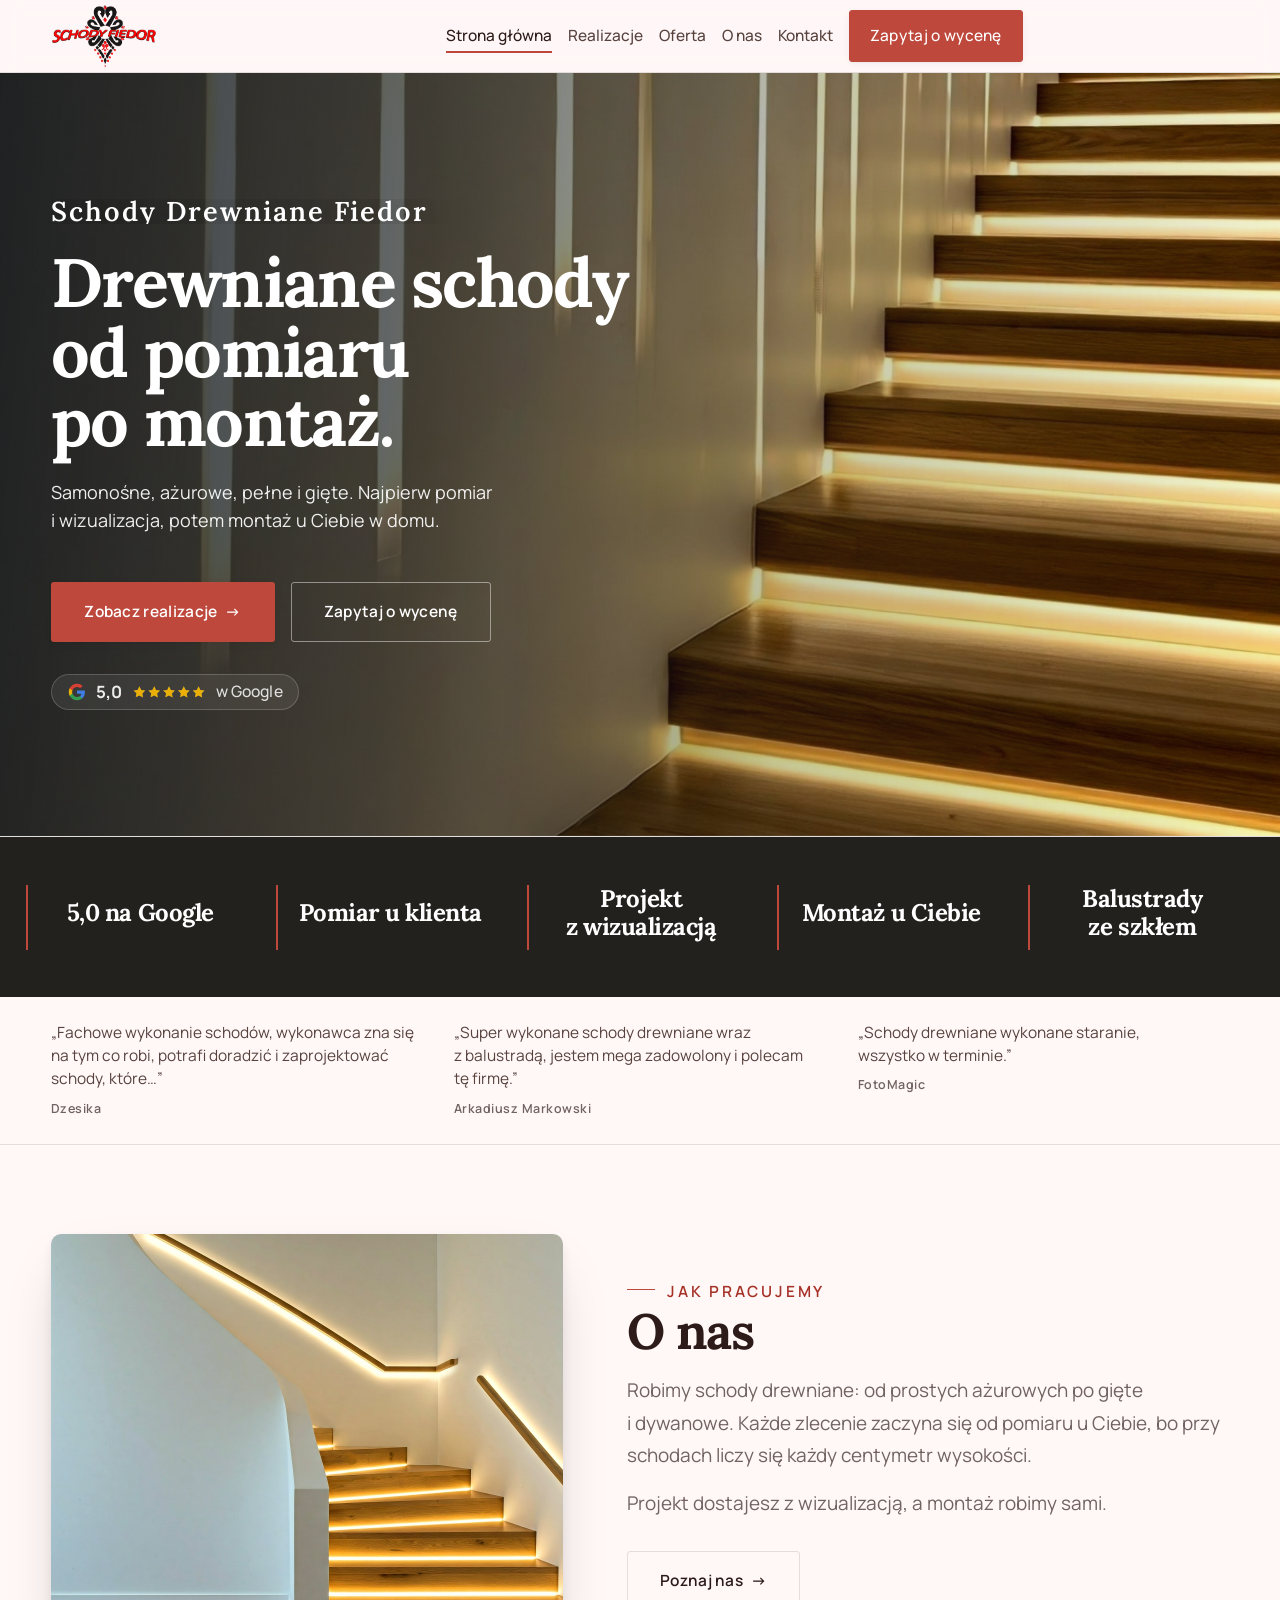
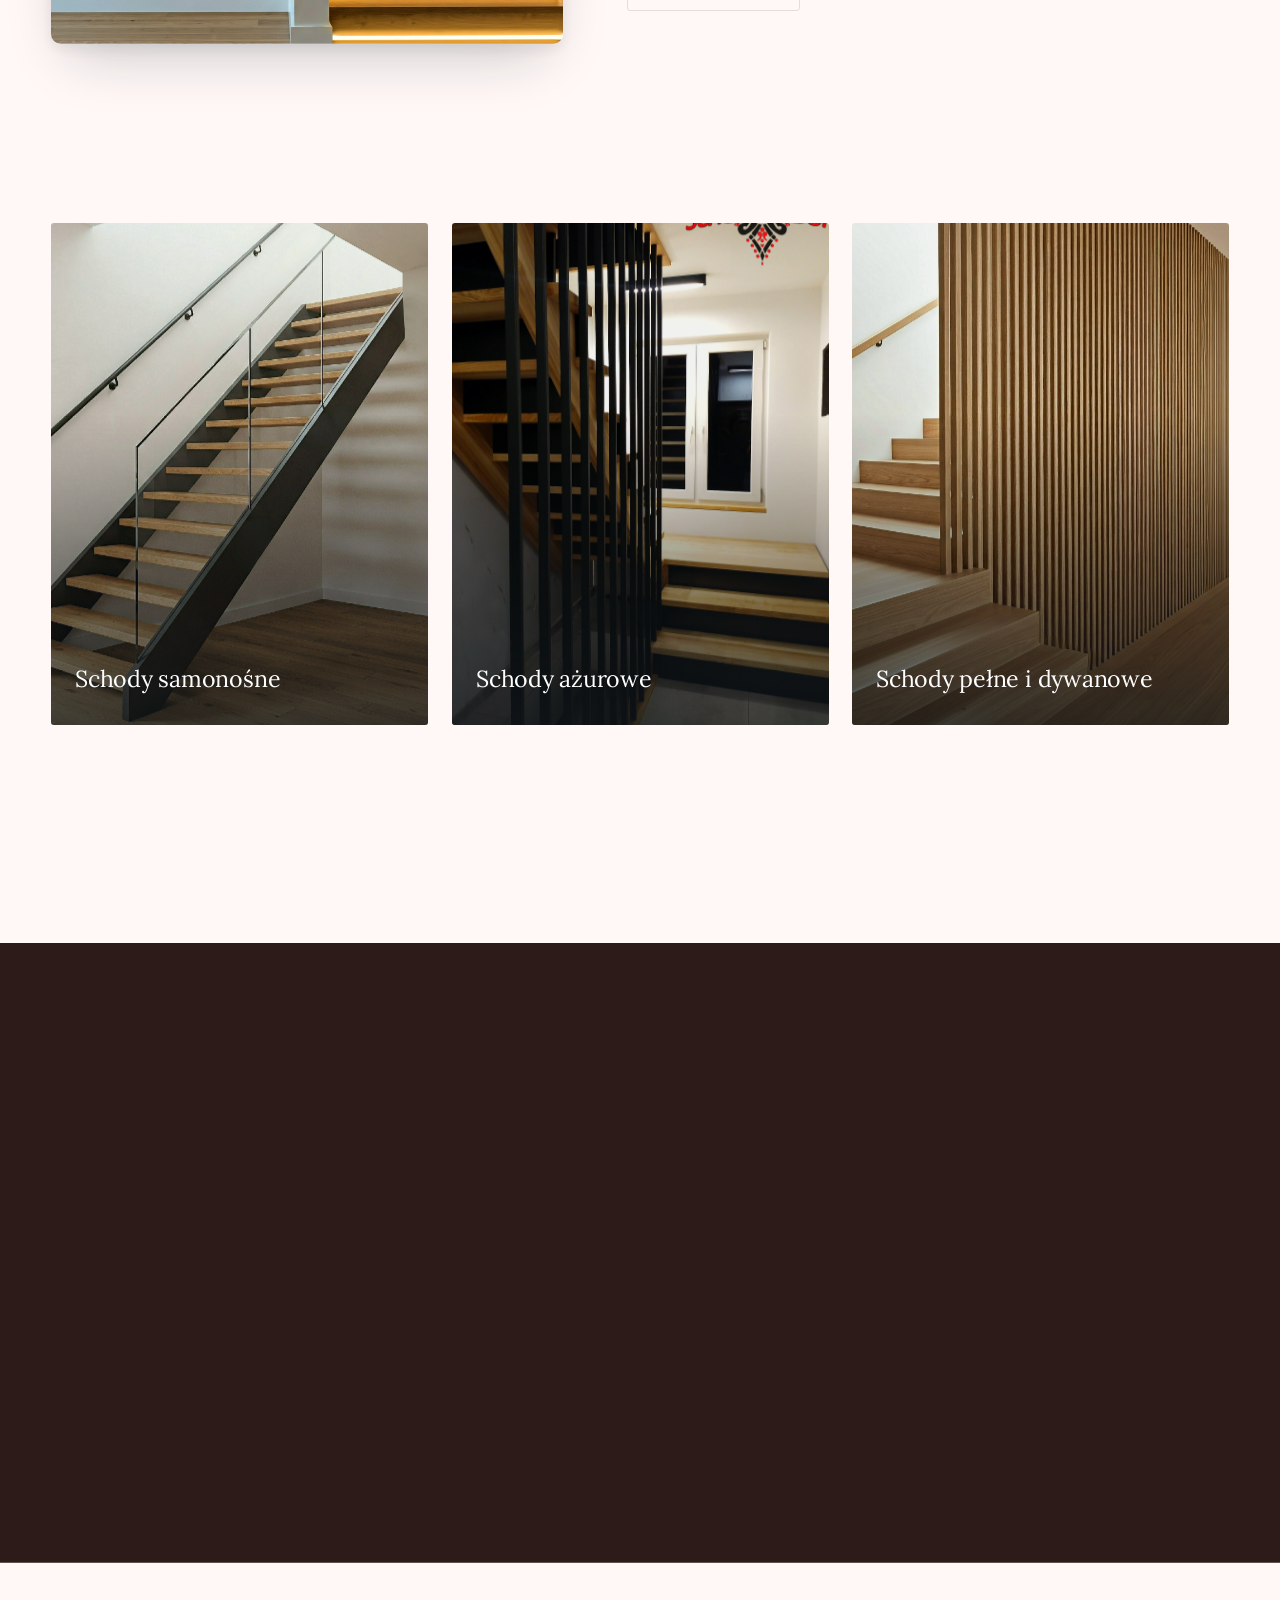
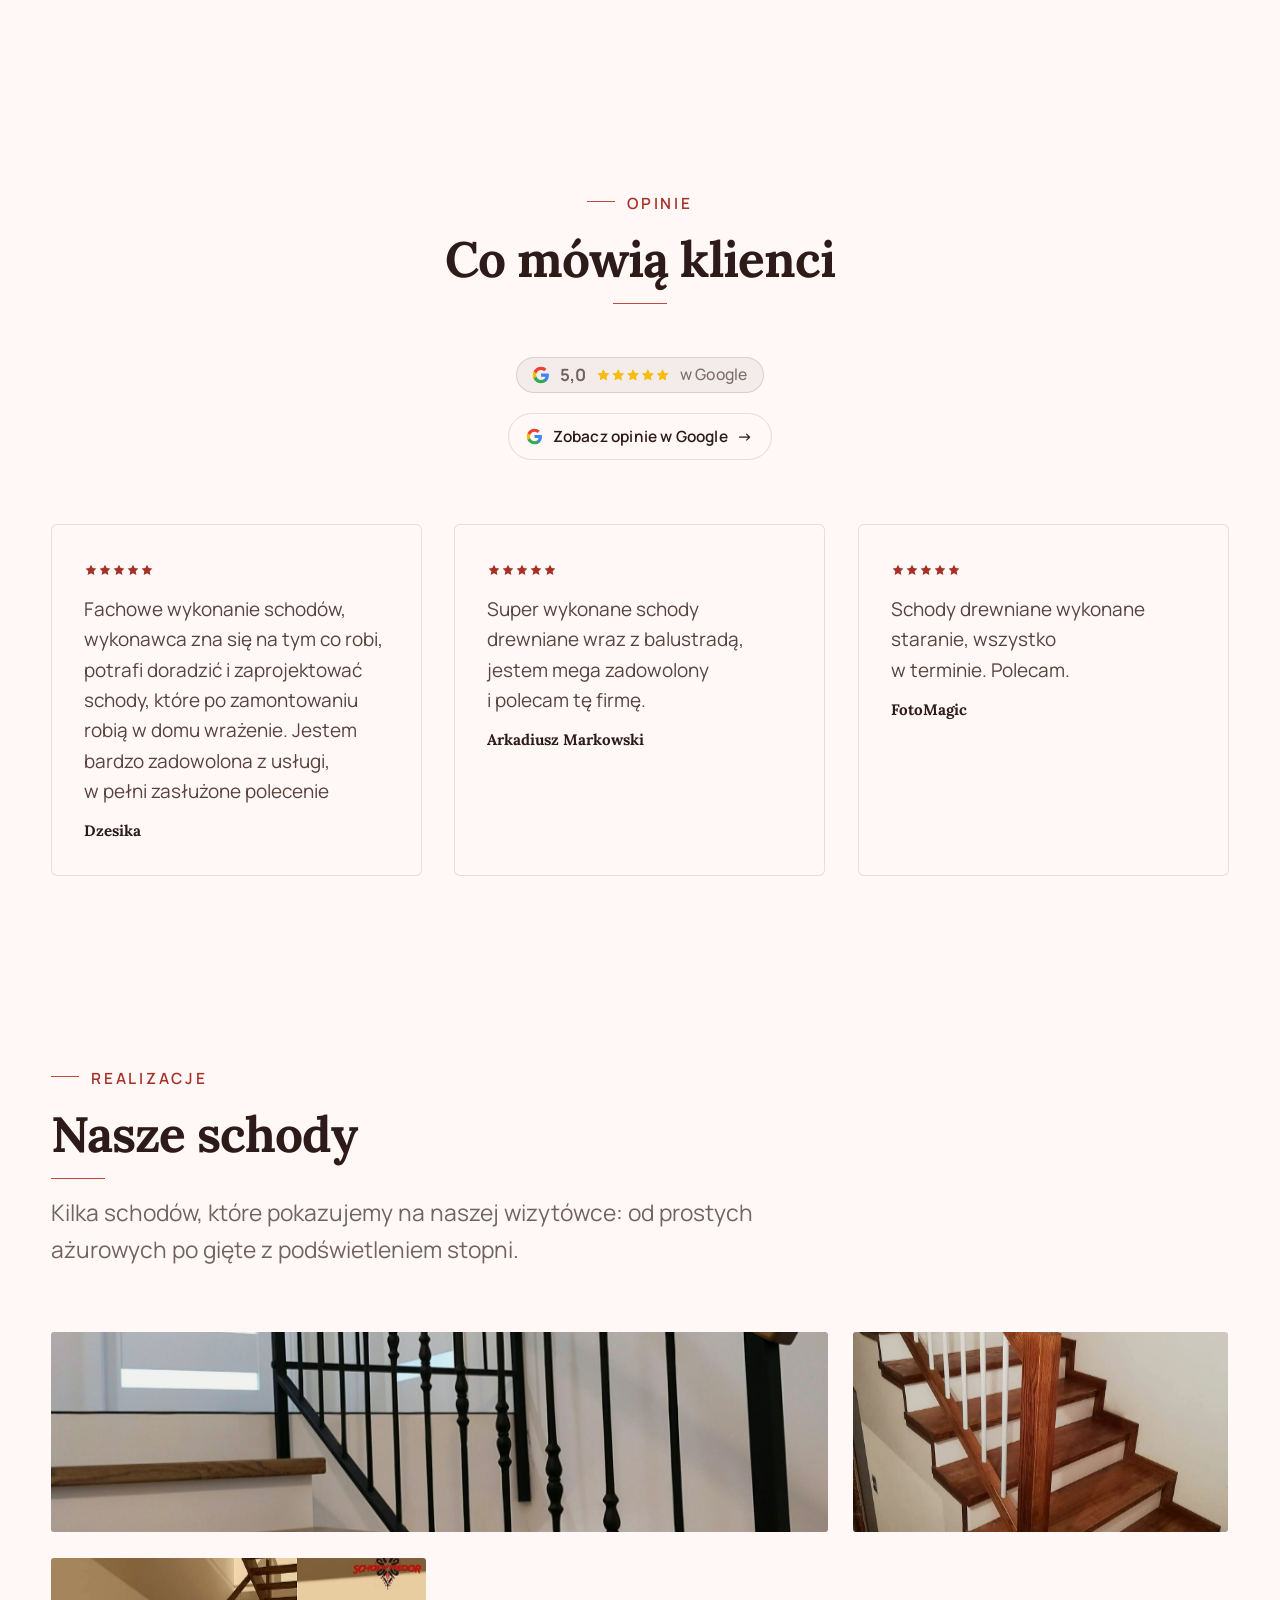
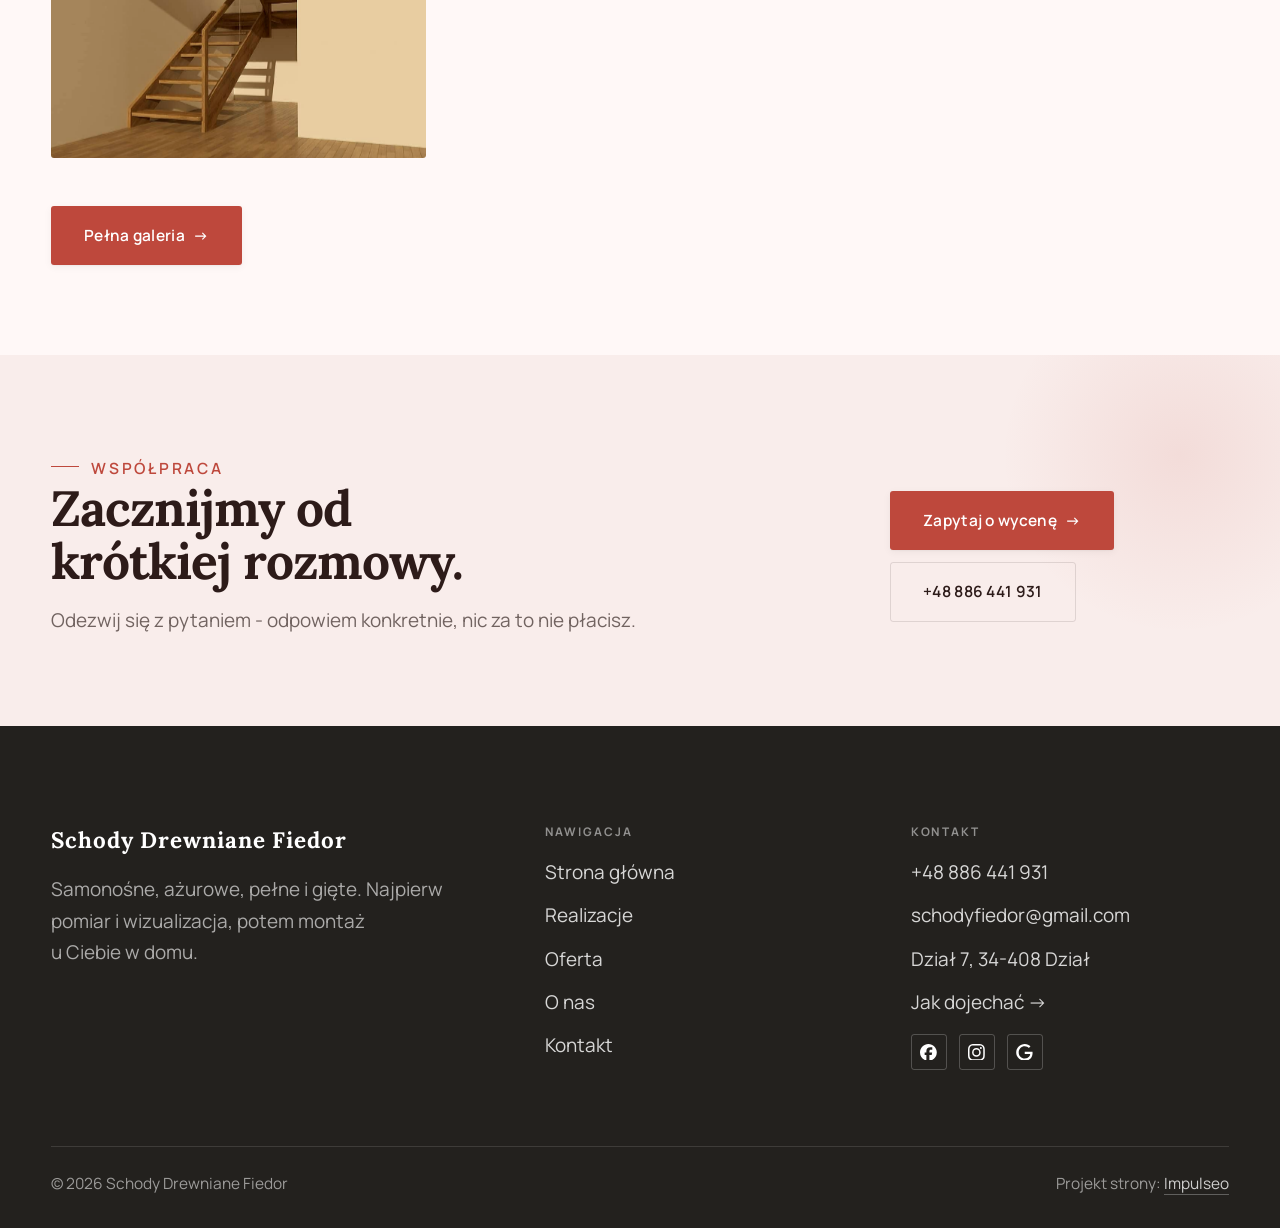
<file: index.html>
<!DOCTYPE html>
<html lang="pl">
<head>
<meta charset="UTF-8">
<meta name="viewport" content="width=device-width, initial-scale=1.0">
<title>Schody Drewniane Fiedor - schody drewniane na wymiar</title>
<meta name="description" content="Schody drewniane: samonośne, ażurowe, dywanowe i gięte. Pomiar, projekt z wizualizacją i montaż. Zadzwoń: +48 886 441 931.">
<link rel="canonical" href="https://kris20032.github.io/schody-drewniane-fiedor/">
<meta name="robots" content="noindex, nofollow">
<meta property="og:type" content="website">
<meta property="og:locale" content="pl_PL">
<meta property="og:site_name" content="Schody Drewniane Fiedor">
<meta property="og:title" content="Schody Drewniane Fiedor - schody drewniane na wymiar">
<meta property="og:description" content="Schody drewniane: samonośne, ażurowe, dywanowe i gięte. Pomiar, projekt z wizualizacją i montaż. Zadzwoń: +48 886 441 931.">
<meta property="og:url" content="https://kris20032.github.io/schody-drewniane-fiedor/">
<meta property="og:image" content="https://kris20032.github.io/schody-drewniane-fiedor/img/og.jpg">
<meta property="og:image:width" content="1200">
<meta property="og:image:height" content="630">
<meta name="twitter:card" content="summary_large_image">
<script type="application/ld+json">{"@context": "https://schema.org", "@type": "LocalBusiness", "name": "Schody Drewniane Fiedor", "url": "https://kris20032.github.io/schody-drewniane-fiedor/", "telephone": "+48886441931", "image": "https://kris20032.github.io/schody-drewniane-fiedor/img/og.jpg", "areaServed": "Dział", "sameAs": ["https://www.facebook.com/profile.php?id=100063551022329", "https://www.instagram.com/schodyfiedor/", "https://www.google.com/maps?cid=4450641985670994086"]}</script>
<link rel="preconnect" href="https://fonts.googleapis.com">
<link rel="preconnect" href="https://fonts.gstatic.com" crossorigin>
<link href="https://fonts.googleapis.com/css2?family=Lora:wght@500;600;700&family=Manrope:wght@400;500;600&display=swap" rel="stylesheet">
<link rel="stylesheet" href="assets/styles.css?v=572f557e">
<meta name="nb-deploy" content="a3d189a34662">
</head>
<body>

<header class="nav">
  <div class="wrap nav-inner">
    <a class="brand brand-has-logo" href="index.html"><img class="brand-logo" src="img/logo.png" alt="Schody Drewniane Fiedor" width="645" height="390" decoding="async"></a>
    <nav class="nav-links">
      <a href="index.html" class="active" aria-current="page">Strona główna</a>
      <a href="realizacje.html">Realizacje</a>
      <a href="oferta.html">Oferta</a>
      <a href="o-nas.html">O nas</a>
      <a href="kontakt.html">Kontakt</a>
      <a href="kontakt.html" class="btn btn-accent">Zapytaj o wycenę</a>
    </nav>
    <button class="nav-toggle" aria-label="Menu"><span></span><span></span><span></span></button>
  </div>
</header>

<main>
<section class="hero-cine">
  <img src="img/hero.jpg" fetchpriority="high" alt="Schody Drewniane Fiedor - Drewniane schody od pomiaru po montaż. " width="1986" height="1080">
  <div class="wrap">
    <div class="hero-copy">
      <div class="brandmark bm-s"><span class="bm-line"><span>Schody Drewniane Fiedor</span></span></div>
      <h1>Drewniane schody od pomiaru po montaż. </h1>
      <p class="lead">Samonośne, ażurowe, pełne i gięte. Najpierw pomiar i wizualizacja, potem montaż u Ciebie w domu.</p>
      <div class="hero-actions">
        <a href="realizacje.html" class="btn btn-accent">Zobacz realizacje <span class="arr">→</span></a>
        <a href="kontakt.html" class="btn btn-ghost btn-on-dark">Zapytaj o wycenę</a>
      </div>
      <div style="margin-top:var(--space-6);color:#fff;font-weight:600;letter-spacing:.02em;opacity:.92"><span class="g-badge"><svg class="gb-ico" viewBox="0 0 24 24" width="18" height="18" aria-hidden="true"><path fill="#4285F4" d="M22.56 12.25c0-.78-.07-1.53-.2-2.25H12v4.26h5.92c-.26 1.37-1.04 2.53-2.21 3.31v2.77h3.57c2.08-1.92 3.28-4.74 3.28-8.09z"/><path fill="#34A853" d="M12 23c2.97 0 5.46-.98 7.28-2.66l-3.57-2.77c-.98.66-2.23 1.06-3.71 1.06-2.86 0-5.29-1.93-6.16-4.53H2.18v2.84C3.99 20.53 7.7 23 12 23z"/><path fill="#FBBC05" d="M5.84 14.09c-.22-.66-.35-1.36-.35-2.09s.13-1.43.35-2.09V7.07H2.18C1.43 8.55 1 10.22 1 12s.43 3.45 1.18 4.93l2.85-2.22.81-.62z"/><path fill="#EA4335" d="M12 5.38c1.62 0 3.06.56 4.21 1.64l3.15-3.15C17.45 2.09 14.97 1 12 1 7.7 1 3.99 3.47 2.18 7.07l3.66 2.84c.87-2.6 3.3-4.53 6.16-4.53z"/></svg><b class="gb-ocena">5,0</b><svg class="gb-stars" viewBox="0 0 90 18" width="74" height="14.8" aria-hidden="true"><g fill="currentColor" opacity=".26"><path transform="translate(0,0)" d="M9 1.6l2.2 4.46 4.92.72-3.56 3.47.84 4.9L9 12.74l-4.4 2.31.84-4.9L1.88 6.68l4.92-.72L9 1.6Z"/><path transform="translate(18,0)" d="M9 1.6l2.2 4.46 4.92.72-3.56 3.47.84 4.9L9 12.74l-4.4 2.31.84-4.9L1.88 6.68l4.92-.72L9 1.6Z"/><path transform="translate(36,0)" d="M9 1.6l2.2 4.46 4.92.72-3.56 3.47.84 4.9L9 12.74l-4.4 2.31.84-4.9L1.88 6.68l4.92-.72L9 1.6Z"/><path transform="translate(54,0)" d="M9 1.6l2.2 4.46 4.92.72-3.56 3.47.84 4.9L9 12.74l-4.4 2.31.84-4.9L1.88 6.68l4.92-.72L9 1.6Z"/><path transform="translate(72,0)" d="M9 1.6l2.2 4.46 4.92.72-3.56 3.47.84 4.9L9 12.74l-4.4 2.31.84-4.9L1.88 6.68l4.92-.72L9 1.6Z"/></g><clipPath id="gs1000"><rect x="0" y="0" width="90.0" height="18"/></clipPath><g fill="#FBBC04" clip-path="url(#gs1000)"><path transform="translate(0,0)" d="M9 1.6l2.2 4.46 4.92.72-3.56 3.47.84 4.9L9 12.74l-4.4 2.31.84-4.9L1.88 6.68l4.92-.72L9 1.6Z"/><path transform="translate(18,0)" d="M9 1.6l2.2 4.46 4.92.72-3.56 3.47.84 4.9L9 12.74l-4.4 2.31.84-4.9L1.88 6.68l4.92-.72L9 1.6Z"/><path transform="translate(36,0)" d="M9 1.6l2.2 4.46 4.92.72-3.56 3.47.84 4.9L9 12.74l-4.4 2.31.84-4.9L1.88 6.68l4.92-.72L9 1.6Z"/><path transform="translate(54,0)" d="M9 1.6l2.2 4.46 4.92.72-3.56 3.47.84 4.9L9 12.74l-4.4 2.31.84-4.9L1.88 6.68l4.92-.72L9 1.6Z"/><path transform="translate(72,0)" d="M9 1.6l2.2 4.46 4.92.72-3.56 3.47.84 4.9L9 12.74l-4.4 2.31.84-4.9L1.88 6.68l4.92-.72L9 1.6Z"/></g></svg><span class="gb-txt">w Google</span></span></div>
    </div>
  </div>
</section>
<section class="strip n-5" style="padding-block:0">
  <div class="wrap">
    <div class="item reveal"><div class="k">5,0 na Google</div><div class="v"></div></div>
    <div class="item reveal"><div class="k">Pomiar u klienta</div><div class="v"></div></div>
    <div class="item reveal"><div class="k">Projekt z wizualizacją</div><div class="v"></div></div>
    <div class="item reveal"><div class="k">Montaż u Ciebie</div><div class="v"></div></div>
    <div class="item reveal"><div class="k">Balustrady ze szkłem</div><div class="v"></div></div>
  </div>
</section>
<section class="opinie-mini" aria-label="Opinie klientów">
  <div class="wrap">
    <div class="om-row">
      <div class="om-item reveal"><blockquote>„Fachowe wykonanie schodów, wykonawca zna się na tym co robi, potrafi doradzić i zaprojektować schody, które…”</blockquote><span class="om-autor">Dzesika</span></div>
      <div class="om-item reveal"><blockquote>„Super wykonane schody drewniane wraz z balustradą, jestem mega zadowolony i polecam tę firmę.”</blockquote><span class="om-autor">Arkadiusz Markowski</span></div>
      <div class="om-item reveal"><blockquote>„Schody drewniane wykonane staranie, wszystko w terminie.”</blockquote><span class="om-autor">FotoMagic</span></div>
    </div>
  </div>
</section>
<section>
  <div class="wrap split">
    <div class="split-art reveal"><img src="img/g1.jpg" alt="Schody Drewniane Fiedor - realizacja" loading="lazy" width="2048" height="2048" decoding="async"></div>
    <div class="split-copy reveal">
      <span class="eyebrow">Jak pracujemy</span>
      <h2>O nas</h2>
      <p class="muted">Robimy schody drewniane: od prostych ażurowych po gięte i dywanowe. Każde zlecenie zaczyna się od pomiaru u Ciebie, bo przy schodach liczy się każdy centymetr wysokości.</p>
      <p class="muted">Projekt dostajesz z wizualizacją, a montaż robimy sami.</p>
      <a href="o-nas.html" class="btn btn-ghost">Poznaj nas <span class="arr">→</span></a>
    </div>
  </div>
</section>
<section class="gateways-band">
  <div class="wrap">
    <div class="gateways">
      <a href="oferta.html" class="gateway reveal"><img src="img/g3.jpg" alt="Schody samonośne" loading="lazy" width="2048" height="2048" decoding="async"><span class="g-ttl">Schody samonośne</span></a>
      <a href="oferta.html" class="gateway reveal"><img src="img/g4.jpg" alt="Schody ażurowe" loading="lazy" width="1800" height="2400" decoding="async"><span class="g-ttl">Schody ażurowe</span></a>
      <a href="oferta.html" class="gateway reveal"><img src="img/g2.jpg" alt="Schody pełne i dywanowe" loading="lazy" width="2048" height="2048" decoding="async"><span class="g-ttl">Schody pełne i dywanowe</span></a>
    </div>
  </div>
</section>
<section class="stopklatka" aria-hidden="true">
  <div class="stk-bg" style="background-image:url(img/about.jpg)"></div>
</section>
<section class="opinie">
  <div class="wrap">
    <div class="head center reveal">
      <span class="eyebrow">Opinie</span>
      <h2>Co mówią klienci</h2>
    </div>
    <p class="op-meta reveal"><span class="g-badge"><svg class="gb-ico" viewBox="0 0 24 24" width="18" height="18" aria-hidden="true"><path fill="#4285F4" d="M22.56 12.25c0-.78-.07-1.53-.2-2.25H12v4.26h5.92c-.26 1.37-1.04 2.53-2.21 3.31v2.77h3.57c2.08-1.92 3.28-4.74 3.28-8.09z"/><path fill="#34A853" d="M12 23c2.97 0 5.46-.98 7.28-2.66l-3.57-2.77c-.98.66-2.23 1.06-3.71 1.06-2.86 0-5.29-1.93-6.16-4.53H2.18v2.84C3.99 20.53 7.7 23 12 23z"/><path fill="#FBBC05" d="M5.84 14.09c-.22-.66-.35-1.36-.35-2.09s.13-1.43.35-2.09V7.07H2.18C1.43 8.55 1 10.22 1 12s.43 3.45 1.18 4.93l2.85-2.22.81-.62z"/><path fill="#EA4335" d="M12 5.38c1.62 0 3.06.56 4.21 1.64l3.15-3.15C17.45 2.09 14.97 1 12 1 7.7 1 3.99 3.47 2.18 7.07l3.66 2.84c.87-2.6 3.3-4.53 6.16-4.53z"/></svg><b class="gb-ocena">5,0</b><svg class="gb-stars" viewBox="0 0 90 18" width="74" height="14.8" aria-hidden="true"><g fill="currentColor" opacity=".26"><path transform="translate(0,0)" d="M9 1.6l2.2 4.46 4.92.72-3.56 3.47.84 4.9L9 12.74l-4.4 2.31.84-4.9L1.88 6.68l4.92-.72L9 1.6Z"/><path transform="translate(18,0)" d="M9 1.6l2.2 4.46 4.92.72-3.56 3.47.84 4.9L9 12.74l-4.4 2.31.84-4.9L1.88 6.68l4.92-.72L9 1.6Z"/><path transform="translate(36,0)" d="M9 1.6l2.2 4.46 4.92.72-3.56 3.47.84 4.9L9 12.74l-4.4 2.31.84-4.9L1.88 6.68l4.92-.72L9 1.6Z"/><path transform="translate(54,0)" d="M9 1.6l2.2 4.46 4.92.72-3.56 3.47.84 4.9L9 12.74l-4.4 2.31.84-4.9L1.88 6.68l4.92-.72L9 1.6Z"/><path transform="translate(72,0)" d="M9 1.6l2.2 4.46 4.92.72-3.56 3.47.84 4.9L9 12.74l-4.4 2.31.84-4.9L1.88 6.68l4.92-.72L9 1.6Z"/></g><clipPath id="gs1000"><rect x="0" y="0" width="90.0" height="18"/></clipPath><g fill="#FBBC04" clip-path="url(#gs1000)"><path transform="translate(0,0)" d="M9 1.6l2.2 4.46 4.92.72-3.56 3.47.84 4.9L9 12.74l-4.4 2.31.84-4.9L1.88 6.68l4.92-.72L9 1.6Z"/><path transform="translate(18,0)" d="M9 1.6l2.2 4.46 4.92.72-3.56 3.47.84 4.9L9 12.74l-4.4 2.31.84-4.9L1.88 6.68l4.92-.72L9 1.6Z"/><path transform="translate(36,0)" d="M9 1.6l2.2 4.46 4.92.72-3.56 3.47.84 4.9L9 12.74l-4.4 2.31.84-4.9L1.88 6.68l4.92-.72L9 1.6Z"/><path transform="translate(54,0)" d="M9 1.6l2.2 4.46 4.92.72-3.56 3.47.84 4.9L9 12.74l-4.4 2.31.84-4.9L1.88 6.68l4.92-.72L9 1.6Z"/><path transform="translate(72,0)" d="M9 1.6l2.2 4.46 4.92.72-3.56 3.47.84 4.9L9 12.74l-4.4 2.31.84-4.9L1.88 6.68l4.92-.72L9 1.6Z"/></g></svg><span class="gb-txt">w Google</span></span></p>
    <p class="op-meta reveal"><a class="op-google" href="https://www.google.com/maps?cid=4450641985670994086" target="_blank" rel="noopener"><svg class="op-g-ico" viewBox="0 0 24 24" width="17" height="17" aria-hidden="true"><path fill="#4285F4" d="M22.56 12.25c0-.78-.07-1.53-.2-2.25H12v4.26h5.92c-.26 1.37-1.04 2.53-2.21 3.31v2.77h3.57c2.08-1.92 3.28-4.74 3.28-8.09z"/><path fill="#34A853" d="M12 23c2.97 0 5.46-.98 7.28-2.66l-3.57-2.77c-.98.66-2.23 1.06-3.71 1.06-2.86 0-5.29-1.93-6.16-4.53H2.18v2.84C3.99 20.53 7.7 23 12 23z"/><path fill="#FBBC05" d="M5.84 14.09c-.22-.66-.35-1.36-.35-2.09s.13-1.43.35-2.09V7.07H2.18C1.43 8.55 1 10.22 1 12s.43 3.45 1.18 4.93l2.85-2.22.81-.62z"/><path fill="#EA4335" d="M12 5.38c1.62 0 3.06.56 4.21 1.64l3.15-3.15C17.45 2.09 14.97 1 12 1 7.7 1 3.99 3.47 2.18 7.07l3.66 2.84c.87-2.6 3.3-4.53 6.16-4.53z"/></svg><span>Zobacz opinie w Google</span><span class="arr">→</span></a></p>
    <div class="opinie-grid">
      <figure class="op-card reveal"><span class="op-star"><svg class="ico-star" width="14" height="14" viewBox="0 0 24 24" style="vertical-align:-2px" aria-hidden="true"><path d="M12 2.8l2.85 5.8 6.4.93-4.63 4.5 1.1 6.37L12 17.4l-5.72 3 1.1-6.37-4.63-4.5 6.4-.93L12 2.8Z" fill="currentColor"/></svg><svg class="ico-star" width="14" height="14" viewBox="0 0 24 24" style="vertical-align:-2px" aria-hidden="true"><path d="M12 2.8l2.85 5.8 6.4.93-4.63 4.5 1.1 6.37L12 17.4l-5.72 3 1.1-6.37-4.63-4.5 6.4-.93L12 2.8Z" fill="currentColor"/></svg><svg class="ico-star" width="14" height="14" viewBox="0 0 24 24" style="vertical-align:-2px" aria-hidden="true"><path d="M12 2.8l2.85 5.8 6.4.93-4.63 4.5 1.1 6.37L12 17.4l-5.72 3 1.1-6.37-4.63-4.5 6.4-.93L12 2.8Z" fill="currentColor"/></svg><svg class="ico-star" width="14" height="14" viewBox="0 0 24 24" style="vertical-align:-2px" aria-hidden="true"><path d="M12 2.8l2.85 5.8 6.4.93-4.63 4.5 1.1 6.37L12 17.4l-5.72 3 1.1-6.37-4.63-4.5 6.4-.93L12 2.8Z" fill="currentColor"/></svg><svg class="ico-star" width="14" height="14" viewBox="0 0 24 24" style="vertical-align:-2px" aria-hidden="true"><path d="M12 2.8l2.85 5.8 6.4.93-4.63 4.5 1.1 6.37L12 17.4l-5.72 3 1.1-6.37-4.63-4.5 6.4-.93L12 2.8Z" fill="currentColor"/></svg></span><blockquote>Fachowe wykonanie schodów, wykonawca zna się na tym co robi, potrafi doradzić i zaprojektować schody, które po zamontowaniu robią w domu wrażenie. Jestem bardzo zadowolona z usługi, w pełni zasłużone polecenie</blockquote><span class="op-autor">Dzesika</span></figure>
      <figure class="op-card reveal"><span class="op-star"><svg class="ico-star" width="14" height="14" viewBox="0 0 24 24" style="vertical-align:-2px" aria-hidden="true"><path d="M12 2.8l2.85 5.8 6.4.93-4.63 4.5 1.1 6.37L12 17.4l-5.72 3 1.1-6.37-4.63-4.5 6.4-.93L12 2.8Z" fill="currentColor"/></svg><svg class="ico-star" width="14" height="14" viewBox="0 0 24 24" style="vertical-align:-2px" aria-hidden="true"><path d="M12 2.8l2.85 5.8 6.4.93-4.63 4.5 1.1 6.37L12 17.4l-5.72 3 1.1-6.37-4.63-4.5 6.4-.93L12 2.8Z" fill="currentColor"/></svg><svg class="ico-star" width="14" height="14" viewBox="0 0 24 24" style="vertical-align:-2px" aria-hidden="true"><path d="M12 2.8l2.85 5.8 6.4.93-4.63 4.5 1.1 6.37L12 17.4l-5.72 3 1.1-6.37-4.63-4.5 6.4-.93L12 2.8Z" fill="currentColor"/></svg><svg class="ico-star" width="14" height="14" viewBox="0 0 24 24" style="vertical-align:-2px" aria-hidden="true"><path d="M12 2.8l2.85 5.8 6.4.93-4.63 4.5 1.1 6.37L12 17.4l-5.72 3 1.1-6.37-4.63-4.5 6.4-.93L12 2.8Z" fill="currentColor"/></svg><svg class="ico-star" width="14" height="14" viewBox="0 0 24 24" style="vertical-align:-2px" aria-hidden="true"><path d="M12 2.8l2.85 5.8 6.4.93-4.63 4.5 1.1 6.37L12 17.4l-5.72 3 1.1-6.37-4.63-4.5 6.4-.93L12 2.8Z" fill="currentColor"/></svg></span><blockquote>Super wykonane schody drewniane wraz z balustradą, jestem mega zadowolony i polecam tę firmę.</blockquote><span class="op-autor">Arkadiusz Markowski</span></figure>
      <figure class="op-card reveal"><span class="op-star"><svg class="ico-star" width="14" height="14" viewBox="0 0 24 24" style="vertical-align:-2px" aria-hidden="true"><path d="M12 2.8l2.85 5.8 6.4.93-4.63 4.5 1.1 6.37L12 17.4l-5.72 3 1.1-6.37-4.63-4.5 6.4-.93L12 2.8Z" fill="currentColor"/></svg><svg class="ico-star" width="14" height="14" viewBox="0 0 24 24" style="vertical-align:-2px" aria-hidden="true"><path d="M12 2.8l2.85 5.8 6.4.93-4.63 4.5 1.1 6.37L12 17.4l-5.72 3 1.1-6.37-4.63-4.5 6.4-.93L12 2.8Z" fill="currentColor"/></svg><svg class="ico-star" width="14" height="14" viewBox="0 0 24 24" style="vertical-align:-2px" aria-hidden="true"><path d="M12 2.8l2.85 5.8 6.4.93-4.63 4.5 1.1 6.37L12 17.4l-5.72 3 1.1-6.37-4.63-4.5 6.4-.93L12 2.8Z" fill="currentColor"/></svg><svg class="ico-star" width="14" height="14" viewBox="0 0 24 24" style="vertical-align:-2px" aria-hidden="true"><path d="M12 2.8l2.85 5.8 6.4.93-4.63 4.5 1.1 6.37L12 17.4l-5.72 3 1.1-6.37-4.63-4.5 6.4-.93L12 2.8Z" fill="currentColor"/></svg><svg class="ico-star" width="14" height="14" viewBox="0 0 24 24" style="vertical-align:-2px" aria-hidden="true"><path d="M12 2.8l2.85 5.8 6.4.93-4.63 4.5 1.1 6.37L12 17.4l-5.72 3 1.1-6.37-4.63-4.5 6.4-.93L12 2.8Z" fill="currentColor"/></svg></span><blockquote>Schody drewniane wykonane staranie, wszystko w terminie. Polecam.</blockquote><span class="op-autor">FotoMagic</span></figure>
    </div>
  </div>
</section>
<section>
  <div class="wrap">
    <div class="head reveal">
      <span class="eyebrow">Realizacje</span>
      <h2>Nasze schody</h2>
      <p>Kilka schodów, które pokazujemy na naszej wizytówce: od prostych ażurowych po gięte z podświetleniem stopni.</p>
    </div>
    <div class="gallery">
      <div class="tile t-two3 reveal"><img src="img/g5.jpg" alt="Schody Drewniane Fiedor" loading="lazy" width="1720" height="2324" decoding="async"></div>
      <div class="tile t-third reveal"><img src="img/g6.jpg" alt="Schody Drewniane Fiedor" loading="lazy" width="1080" height="1440" decoding="async"></div>
      <div class="tile t-third reveal"><img src="img/g7.jpg" alt="Schody Drewniane Fiedor" loading="lazy" width="1080" height="607" decoding="async"></div>
    </div>
    <div style="margin-top:var(--space-7)" class="reveal"><a href="realizacje.html" class="btn btn-accent">Pełna galeria <span class="arr">→</span></a></div>
  </div>
</section>
<section class="cta">
  <div class="wrap">
    <div class="reveal">
      <span class="eyebrow">Współpraca</span>
      <h2>Zacznijmy od krótkiej rozmowy.</h2>
      <p>Odezwij się z pytaniem - odpowiem konkretnie, nic za to nie płacisz.</p>
    </div>
    <div class="cta-actions reveal">
      <a href="kontakt.html" class="btn btn-light">Zapytaj o wycenę <span class="arr">→</span></a>
      <a href="tel:+48886441931" class="btn btn-ghost btn-ghost-cta">+48 886 441 931</a>
    </div>
  </div>
</section>
</main>

<footer>
  <div class="wrap">
    <div class="foot-grid">
      <div class="foot-brand">
        <div class="name">Schody Drewniane Fiedor</div>
        <p>Samonośne, ażurowe, pełne i gięte. Najpierw pomiar i wizualizacja, potem montaż u Ciebie w domu.</p>
      </div>
      <div class="foot-col">
        <h4>Nawigacja</h4>
        <a href="index.html">Strona główna</a>
        <a href="realizacje.html">Realizacje</a>
        <a href="oferta.html">Oferta</a>
        <a href="o-nas.html">O nas</a>
        <a href="kontakt.html">Kontakt</a>
      </div>
      <div class="foot-col">
        <h4>Kontakt</h4>
        <a href="tel:+48886441931">+48 886 441 931</a>
        <a href="mailto:schodyfiedor@gmail.com">schodyfiedor@gmail.com</a>
        <p>Dział 7, 34-408 Dział</p>
        <a href="https://www.google.com/maps?cid=4450641985670994086" target="_blank" rel="noopener">Jak dojechać →</a>
      <div class="foot-soc">
        <a class="soc" href="https://www.facebook.com/profile.php?id=100063551022329" target="_blank" rel="noopener" aria-label="Facebook - Schody Drewniane Fiedor"><svg viewBox="0 0 24 24" aria-hidden="true" focusable="false"><path d="M9.101 23.691v-7.98H6.627v-3.667h2.474v-1.58c0-4.085 1.848-5.978 5.858-5.978.401 0 .955.042 1.468.103a8.68 8.68 0 0 1 1.141.195v3.325a8.623 8.623 0 0 0-.653-.036 26.805 26.805 0 0 0-.733-.009c-.707 0-1.259.096-1.675.309a1.686 1.686 0 0 0-.679.622c-.258.42-.374.995-.374 1.752v1.297h3.919l-.386 2.103-.287 1.564h-3.246v8.245C19.396 23.238 24 18.179 24 12.044c0-6.627-5.373-12-12-12s-12 5.373-12 12c0 5.628 3.874 10.35 9.101 11.647Z" fill="currentColor"/></svg></a>
        <a class="soc" href="https://www.instagram.com/schodyfiedor/" target="_blank" rel="noopener" aria-label="Instagram - Schody Drewniane Fiedor"><svg viewBox="0 0 24 24" aria-hidden="true" focusable="false"><path d="M7.0301.084c-1.2768.0602-2.1487.264-2.911.5634-.7888.3075-1.4575.72-2.1228 1.3877-.6652.6677-1.075 1.3368-1.3802 2.127-.2954.7638-.4956 1.6365-.552 2.914-.0564 1.2775-.0689 1.6882-.0626 4.947.0062 3.2586.0206 3.6671.0825 4.9473.061 1.2765.264 2.1482.5635 2.9107.308.7889.72 1.4573 1.388 2.1228.6679.6655 1.3365 1.0743 2.1285 1.38.7632.295 1.6361.4961 2.9134.552 1.2773.056 1.6884.069 4.9462.0627 3.2578-.0062 3.668-.0207 4.9478-.0814 1.28-.0607 2.147-.2652 2.9098-.5633.7889-.3086 1.4578-.72 2.1228-1.3881.665-.6682 1.0745-1.3378 1.3795-2.1284.2957-.7632.4966-1.636.552-2.9124.056-1.2809.0692-1.6898.063-4.948-.0063-3.2583-.021-3.6668-.0817-4.9465-.0607-1.2797-.264-2.1487-.5633-2.9117-.3084-.7889-.72-1.4568-1.3876-2.1228C21.2982 1.33 20.628.9208 19.8378.6165 19.074.321 18.2017.1197 16.9244.0645 15.6471.0093 15.236-.005 11.977.0014 8.718.0076 8.31.0215 7.0301.0839m.1402 21.6932c-1.17-.0509-1.8053-.2453-2.2287-.408-.5606-.216-.96-.4771-1.3819-.895-.422-.4178-.6811-.8186-.9-1.378-.1644-.4234-.3624-1.058-.4171-2.228-.0595-1.2645-.072-1.6442-.079-4.848-.007-3.2037.0053-3.583.0607-4.848.05-1.169.2456-1.805.408-2.2282.216-.5613.4762-.96.895-1.3816.4188-.4217.8184-.6814 1.3783-.9003.423-.1651 1.0575-.3614 2.227-.4171 1.2655-.06 1.6447-.072 4.848-.079 3.2033-.007 3.5835.005 4.8495.0608 1.169.0508 1.8053.2445 2.228.408.5608.216.96.4754 1.3816.895.4217.4194.6816.8176.9005 1.3787.1653.4217.3617 1.056.4169 2.2263.0602 1.2655.0739 1.645.0796 4.848.0058 3.203-.0055 3.5834-.061 4.848-.051 1.17-.245 1.8055-.408 2.2294-.216.5604-.4763.96-.8954 1.3814-.419.4215-.8181.6811-1.3783.9-.4224.1649-1.0577.3617-2.2262.4174-1.2656.0595-1.6448.072-4.8493.079-3.2045.007-3.5825-.006-4.848-.0608M16.953 5.5864A1.44 1.44 0 1 0 18.39 4.144a1.44 1.44 0 0 0-1.437 1.4424M5.8385 12.012c.0067 3.4032 2.7706 6.1557 6.173 6.1493 3.4026-.0065 6.157-2.7701 6.1506-6.1733-.0065-3.4032-2.771-6.1565-6.174-6.1498-3.403.0067-6.156 2.771-6.1496 6.1738M8 12.0077a4 4 0 1 1 4.008 3.9921A3.9996 3.9996 0 0 1 8 12.0077" fill="currentColor"/></svg></a>
        <a class="soc" href="https://www.google.com/maps?cid=4450641985670994086" target="_blank" rel="noopener" aria-label="Google - Schody Drewniane Fiedor"><svg viewBox="0 0 24 24" aria-hidden="true" focusable="false"><path d="M12.48 10.92v3.28h7.84c-.24 1.84-.853 3.187-1.787 4.133-1.147 1.147-2.933 2.4-6.053 2.4-4.827 0-8.6-3.893-8.6-8.72s3.773-8.72 8.6-8.72c2.6 0 4.507 1.027 5.907 2.347l2.307-2.307C18.747 1.44 16.133 0 12.48 0 5.867 0 .307 5.387.307 12s5.56 12 12.173 12c3.573 0 6.267-1.173 8.373-3.36 2.16-2.16 2.84-5.213 2.84-7.667 0-.76-.053-1.467-.173-2.053H12.48z" fill="currentColor"/></svg></a>
      </div>
      </div>
    </div>
    <div class="foot-bot">
      <span>© 2026 Schody Drewniane Fiedor</span>
      <span>Projekt strony: <a class="foot-credit" href="https://impulseo.pl" target="_blank" rel="noopener">Impulseo</a></span>
    </div>
  </div>
</footer>
<div class="sticky-reserve"><a class="sr-book" href="kontakt.html">Zapytaj o wycenę</a><a class="sr-call" href="tel:+48886441931" aria-label="Zadzwoń"><svg class="ico-tel" width="16" height="16" viewBox="0 0 24 24" fill="none" aria-hidden="true"><path d="M6.6 10.8a15.5 15.5 0 0 0 6.6 6.6l2.2-2.2a1 1 0 0 1 1-.24 11.4 11.4 0 0 0 3.6.58 1 1 0 0 1 1 1V20a1 1 0 0 1-1 1A17 17 0 0 1 3 4a1 1 0 0 1 1-1h3.5a1 1 0 0 1 1 1c0 1.25.2 2.46.58 3.6a1 1 0 0 1-.25 1l-2.23 2.2Z" fill="currentColor"/></svg></a></div>
<div class="demo-wazne" data-do="2026-11-05" data-cykl="3" hidden><svg class="dw-ico" width="13" height="13" viewBox="0 0 24 24" fill="none" aria-hidden="true"><circle cx="12" cy="12" r="8.6" stroke="currentColor" stroke-width="1.8"/><path d="M12 7.2V12l3.3 2" stroke="currentColor" stroke-width="1.8" stroke-linecap="round"/></svg><span class="dw-txt"></span></div>

<script src="assets/main.js"></script>
</body>
</html>
</file>
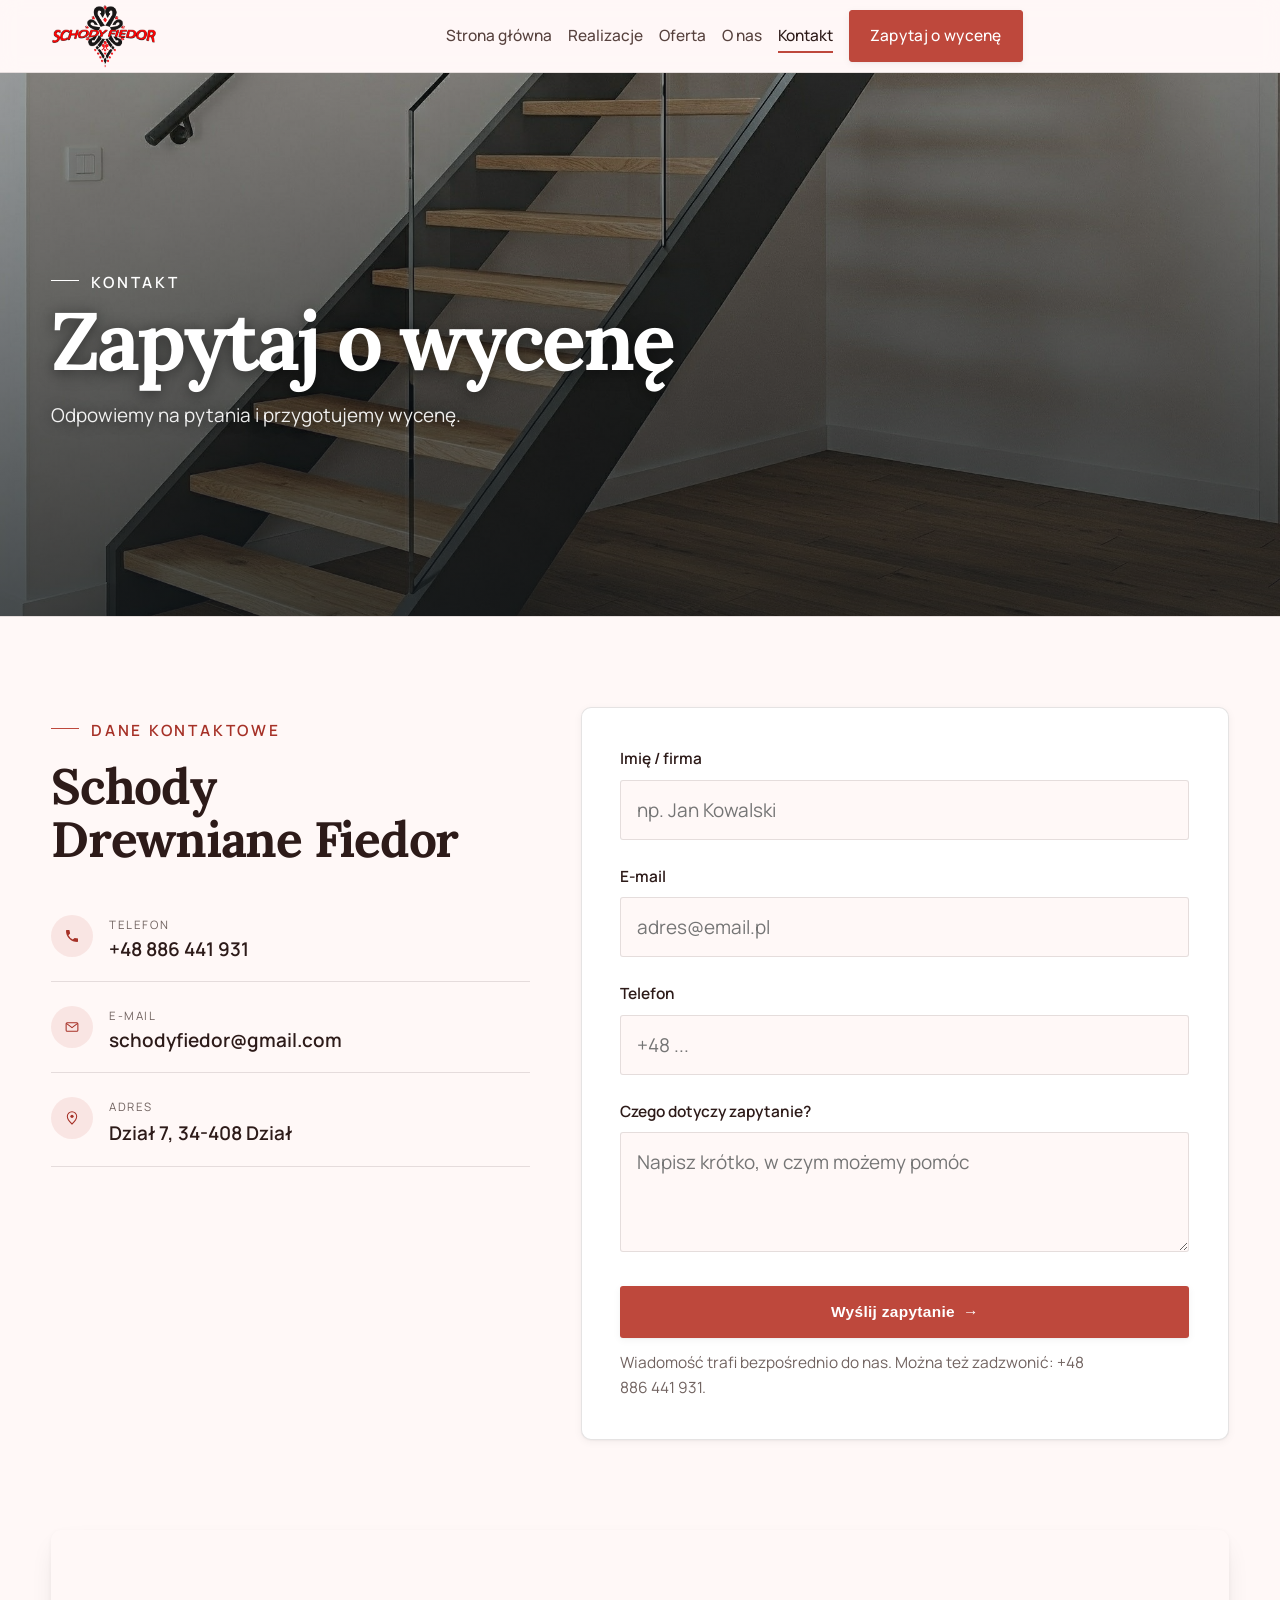
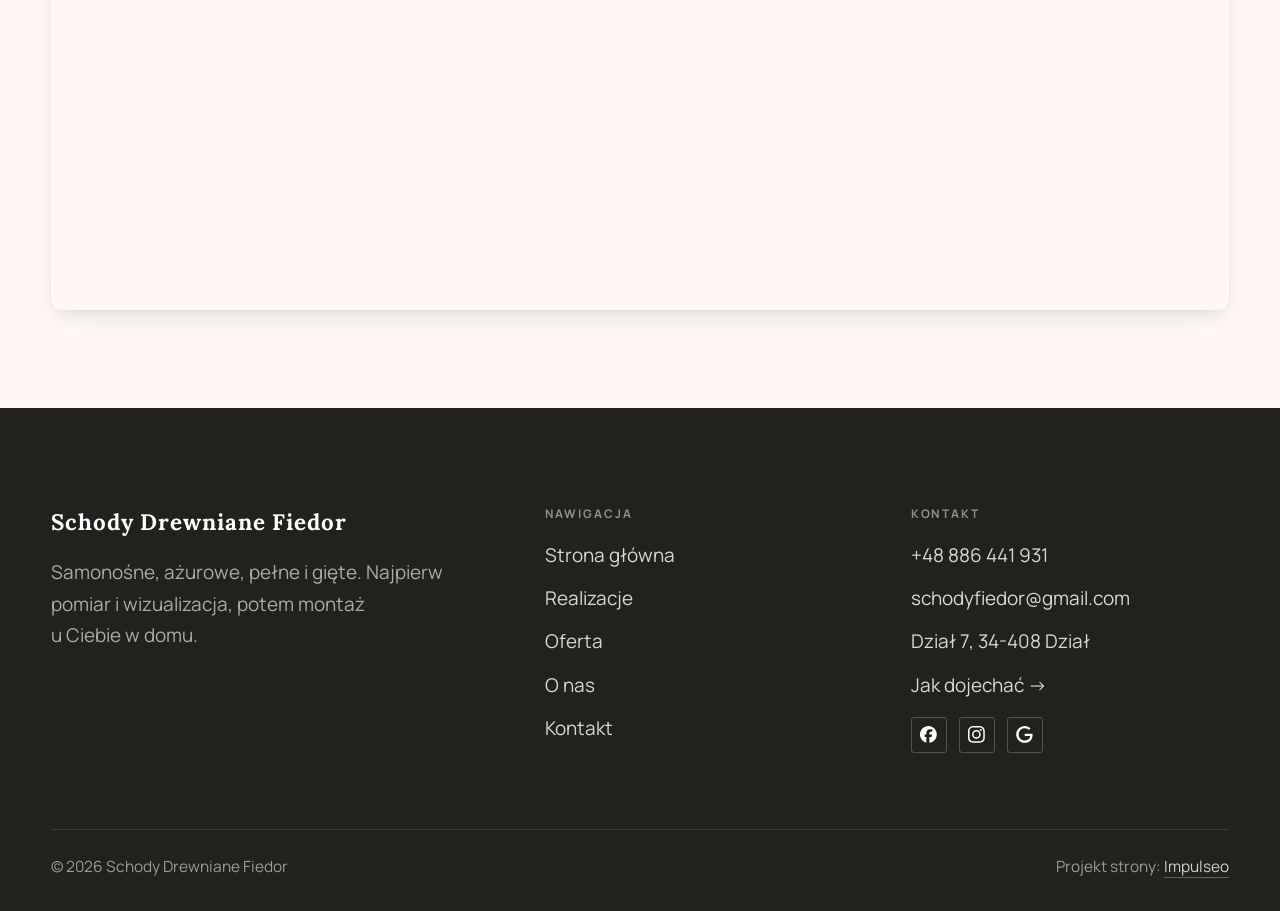
<file: kontakt.html>
<!DOCTYPE html>
<html lang="pl">
<head>
<meta charset="UTF-8">
<meta name="viewport" content="width=device-width, initial-scale=1.0">
<title>Kontakt - Schody Drewniane Fiedor</title>
<meta name="description" content="Kontakt Schody Drewniane Fiedor - Dział 7, 34-408 Dział">
<link rel="canonical" href="https://kris20032.github.io/schody-drewniane-fiedor/kontakt.html">
<meta name="robots" content="noindex, nofollow">
<meta property="og:type" content="website">
<meta property="og:locale" content="pl_PL">
<meta property="og:site_name" content="Schody Drewniane Fiedor">
<meta property="og:title" content="Kontakt - Schody Drewniane Fiedor">
<meta property="og:description" content="Kontakt Schody Drewniane Fiedor - Dział 7, 34-408 Dział">
<meta property="og:url" content="https://kris20032.github.io/schody-drewniane-fiedor/kontakt.html">
<meta property="og:image" content="https://kris20032.github.io/schody-drewniane-fiedor/img/og.jpg">
<meta property="og:image:width" content="1200">
<meta property="og:image:height" content="630">
<meta name="twitter:card" content="summary_large_image">
<link rel="preconnect" href="https://fonts.googleapis.com">
<link rel="preconnect" href="https://fonts.gstatic.com" crossorigin>
<link href="https://fonts.googleapis.com/css2?family=Lora:wght@500;600;700&family=Manrope:wght@400;500;600&display=swap" rel="stylesheet">
<link rel="stylesheet" href="assets/styles.css?v=572f557e">
</head>
<body>

<header class="nav">
  <div class="wrap nav-inner">
    <a class="brand brand-has-logo" href="index.html"><img class="brand-logo" src="img/logo.png" alt="Schody Drewniane Fiedor" width="645" height="390" decoding="async"></a>
    <nav class="nav-links">
      <a href="index.html">Strona główna</a>
      <a href="realizacje.html">Realizacje</a>
      <a href="oferta.html">Oferta</a>
      <a href="o-nas.html">O nas</a>
      <a href="kontakt.html" class="active" aria-current="page">Kontakt</a>
      <a href="kontakt.html" class="btn btn-accent">Zapytaj o wycenę</a>
    </nav>
    <button class="nav-toggle" aria-label="Menu"><span></span><span></span><span></span></button>
  </div>
</header>

<main>
<section class="pagehead">
  <img src="img/ph-kontakt.jpg" alt="Schody Drewniane Fiedor - Zapytaj o wycenę" width="2048" height="1152" decoding="async">
  <div class="wrap">
    <span class="eyebrow">Kontakt</span>
    <h1>Zapytaj o wycenę</h1>
    <p>Odpowiemy na pytania i przygotujemy wycenę.</p>
  </div>
</section>
<section>
  <div class="wrap contact-grid">
    <div class="reveal">
      <span class="eyebrow">Dane kontaktowe</span>
      <h2 style="margin:var(--space-4) 0 var(--space-6)">Schody Drewniane Fiedor</h2>
      <div class="info-list">
        <div class="info-row"><div class="ic"><svg class="ico-tel" width="16" height="16" viewBox="0 0 24 24" fill="none" aria-hidden="true"><path d="M6.6 10.8a15.5 15.5 0 0 0 6.6 6.6l2.2-2.2a1 1 0 0 1 1-.24 11.4 11.4 0 0 0 3.6.58 1 1 0 0 1 1 1V20a1 1 0 0 1-1 1A17 17 0 0 1 3 4a1 1 0 0 1 1-1h3.5a1 1 0 0 1 1 1c0 1.25.2 2.46.58 3.6a1 1 0 0 1-.25 1l-2.23 2.2Z" fill="currentColor"/></svg></div><div><div class="lbl">Telefon</div><a class="val" href="tel:+48886441931">+48 886 441 931</a></div></div>
        <div class="info-row"><div class="ic"><svg class="ico-mail" width="16" height="16" viewBox="0 0 24 24" fill="none" aria-hidden="true"><rect x="3.2" y="5.5" width="17.6" height="13" rx="1.6" stroke="currentColor" stroke-width="1.6"/><path d="M4 7l8 6 8-6" stroke="currentColor" stroke-width="1.6" stroke-linecap="round" stroke-linejoin="round"/></svg></div><div><div class="lbl">E-mail</div><a class="val" href="mailto:schodyfiedor@gmail.com">schodyfiedor@gmail.com</a></div></div>
        <div class="info-row"><div class="ic"><svg class="ico-pin" width="16" height="16" viewBox="0 0 24 24" fill="none" aria-hidden="true"><path d="M12 21s7-6.1 7-11.5A7 7 0 0 0 5 9.5C5 14.9 12 21 12 21Z" stroke="currentColor" stroke-width="1.6" fill="none"/><circle cx="12" cy="9.5" r="2.4" fill="currentColor"/></svg></div><div><div class="lbl">Adres</div><div class="val">Dział 7, 34-408 Dział</div></div></div>
      </div>
    </div>
    <div class="reveal">
      <form class="form" action="https://formsubmit.co/schodyfiedor@gmail.com" method="POST">
        <input type="hidden" name="_subject" value="Zapytanie ze strony Schody Drewniane Fiedor">
        <input type="hidden" name="_captcha" value="false">
        <input type="hidden" name="_template" value="table">
        <div class="fld"><label for="name">Imię / firma</label><input id="name" name="name" type="text" placeholder="np. Jan Kowalski" required></div>
        <div class="fld"><label for="email">E-mail</label><input id="email" name="email" type="email" placeholder="adres@email.pl" required></div>
        <div class="fld"><label for="phone">Telefon</label><input id="phone" name="phone" type="tel" placeholder="+48 ..."></div>
        <div class="fld"><label for="msg">Czego dotyczy zapytanie?</label><textarea id="msg" name="message" placeholder="Napisz krótko, w czym możemy pomóc" required></textarea></div>
        <button type="submit" class="btn btn-accent" style="width:100%;justify-content:center">Wyślij zapytanie <span class="arr">→</span></button>
        <p class="note">Wiadomość trafi bezpośrednio do nas. Można też zadzwonić: +48 886 441 931.</p>
      </form>
    </div>
  </div>
</section>
<section style="padding-top:0">
  <div class="wrap reveal">
    <iframe class="map" title="Schody Drewniane Fiedor - Dział" src="https://maps.google.com/maps?q=49.4875907%2C19.9097273&z=15&output=embed" loading="lazy" referrerpolicy="no-referrer-when-downgrade"></iframe>
  </div>
</section>
</main>

<footer>
  <div class="wrap">
    <div class="foot-grid">
      <div class="foot-brand">
        <div class="name">Schody Drewniane Fiedor</div>
        <p>Samonośne, ażurowe, pełne i gięte. Najpierw pomiar i wizualizacja, potem montaż u Ciebie w domu.</p>
      </div>
      <div class="foot-col">
        <h4>Nawigacja</h4>
        <a href="index.html">Strona główna</a>
        <a href="realizacje.html">Realizacje</a>
        <a href="oferta.html">Oferta</a>
        <a href="o-nas.html">O nas</a>
        <a href="kontakt.html">Kontakt</a>
      </div>
      <div class="foot-col">
        <h4>Kontakt</h4>
        <a href="tel:+48886441931">+48 886 441 931</a>
        <a href="mailto:schodyfiedor@gmail.com">schodyfiedor@gmail.com</a>
        <p>Dział 7, 34-408 Dział</p>
        <a href="https://www.google.com/maps?cid=4450641985670994086" target="_blank" rel="noopener">Jak dojechać →</a>
      <div class="foot-soc">
        <a class="soc" href="https://www.facebook.com/profile.php?id=100063551022329" target="_blank" rel="noopener" aria-label="Facebook - Schody Drewniane Fiedor"><svg viewBox="0 0 24 24" aria-hidden="true" focusable="false"><path d="M9.101 23.691v-7.98H6.627v-3.667h2.474v-1.58c0-4.085 1.848-5.978 5.858-5.978.401 0 .955.042 1.468.103a8.68 8.68 0 0 1 1.141.195v3.325a8.623 8.623 0 0 0-.653-.036 26.805 26.805 0 0 0-.733-.009c-.707 0-1.259.096-1.675.309a1.686 1.686 0 0 0-.679.622c-.258.42-.374.995-.374 1.752v1.297h3.919l-.386 2.103-.287 1.564h-3.246v8.245C19.396 23.238 24 18.179 24 12.044c0-6.627-5.373-12-12-12s-12 5.373-12 12c0 5.628 3.874 10.35 9.101 11.647Z" fill="currentColor"/></svg></a>
        <a class="soc" href="https://www.instagram.com/schodyfiedor/" target="_blank" rel="noopener" aria-label="Instagram - Schody Drewniane Fiedor"><svg viewBox="0 0 24 24" aria-hidden="true" focusable="false"><path d="M7.0301.084c-1.2768.0602-2.1487.264-2.911.5634-.7888.3075-1.4575.72-2.1228 1.3877-.6652.6677-1.075 1.3368-1.3802 2.127-.2954.7638-.4956 1.6365-.552 2.914-.0564 1.2775-.0689 1.6882-.0626 4.947.0062 3.2586.0206 3.6671.0825 4.9473.061 1.2765.264 2.1482.5635 2.9107.308.7889.72 1.4573 1.388 2.1228.6679.6655 1.3365 1.0743 2.1285 1.38.7632.295 1.6361.4961 2.9134.552 1.2773.056 1.6884.069 4.9462.0627 3.2578-.0062 3.668-.0207 4.9478-.0814 1.28-.0607 2.147-.2652 2.9098-.5633.7889-.3086 1.4578-.72 2.1228-1.3881.665-.6682 1.0745-1.3378 1.3795-2.1284.2957-.7632.4966-1.636.552-2.9124.056-1.2809.0692-1.6898.063-4.948-.0063-3.2583-.021-3.6668-.0817-4.9465-.0607-1.2797-.264-2.1487-.5633-2.9117-.3084-.7889-.72-1.4568-1.3876-2.1228C21.2982 1.33 20.628.9208 19.8378.6165 19.074.321 18.2017.1197 16.9244.0645 15.6471.0093 15.236-.005 11.977.0014 8.718.0076 8.31.0215 7.0301.0839m.1402 21.6932c-1.17-.0509-1.8053-.2453-2.2287-.408-.5606-.216-.96-.4771-1.3819-.895-.422-.4178-.6811-.8186-.9-1.378-.1644-.4234-.3624-1.058-.4171-2.228-.0595-1.2645-.072-1.6442-.079-4.848-.007-3.2037.0053-3.583.0607-4.848.05-1.169.2456-1.805.408-2.2282.216-.5613.4762-.96.895-1.3816.4188-.4217.8184-.6814 1.3783-.9003.423-.1651 1.0575-.3614 2.227-.4171 1.2655-.06 1.6447-.072 4.848-.079 3.2033-.007 3.5835.005 4.8495.0608 1.169.0508 1.8053.2445 2.228.408.5608.216.96.4754 1.3816.895.4217.4194.6816.8176.9005 1.3787.1653.4217.3617 1.056.4169 2.2263.0602 1.2655.0739 1.645.0796 4.848.0058 3.203-.0055 3.5834-.061 4.848-.051 1.17-.245 1.8055-.408 2.2294-.216.5604-.4763.96-.8954 1.3814-.419.4215-.8181.6811-1.3783.9-.4224.1649-1.0577.3617-2.2262.4174-1.2656.0595-1.6448.072-4.8493.079-3.2045.007-3.5825-.006-4.848-.0608M16.953 5.5864A1.44 1.44 0 1 0 18.39 4.144a1.44 1.44 0 0 0-1.437 1.4424M5.8385 12.012c.0067 3.4032 2.7706 6.1557 6.173 6.1493 3.4026-.0065 6.157-2.7701 6.1506-6.1733-.0065-3.4032-2.771-6.1565-6.174-6.1498-3.403.0067-6.156 2.771-6.1496 6.1738M8 12.0077a4 4 0 1 1 4.008 3.9921A3.9996 3.9996 0 0 1 8 12.0077" fill="currentColor"/></svg></a>
        <a class="soc" href="https://www.google.com/maps?cid=4450641985670994086" target="_blank" rel="noopener" aria-label="Google - Schody Drewniane Fiedor"><svg viewBox="0 0 24 24" aria-hidden="true" focusable="false"><path d="M12.48 10.92v3.28h7.84c-.24 1.84-.853 3.187-1.787 4.133-1.147 1.147-2.933 2.4-6.053 2.4-4.827 0-8.6-3.893-8.6-8.72s3.773-8.72 8.6-8.72c2.6 0 4.507 1.027 5.907 2.347l2.307-2.307C18.747 1.44 16.133 0 12.48 0 5.867 0 .307 5.387.307 12s5.56 12 12.173 12c3.573 0 6.267-1.173 8.373-3.36 2.16-2.16 2.84-5.213 2.84-7.667 0-.76-.053-1.467-.173-2.053H12.48z" fill="currentColor"/></svg></a>
      </div>
      </div>
    </div>
    <div class="foot-bot">
      <span>© 2026 Schody Drewniane Fiedor</span>
      <span>Projekt strony: <a class="foot-credit" href="https://impulseo.pl" target="_blank" rel="noopener">Impulseo</a></span>
    </div>
  </div>
</footer>
<div class="sticky-reserve"><a class="sr-book" href="kontakt.html">Zapytaj o wycenę</a><a class="sr-call" href="tel:+48886441931" aria-label="Zadzwoń"><svg class="ico-tel" width="16" height="16" viewBox="0 0 24 24" fill="none" aria-hidden="true"><path d="M6.6 10.8a15.5 15.5 0 0 0 6.6 6.6l2.2-2.2a1 1 0 0 1 1-.24 11.4 11.4 0 0 0 3.6.58 1 1 0 0 1 1 1V20a1 1 0 0 1-1 1A17 17 0 0 1 3 4a1 1 0 0 1 1-1h3.5a1 1 0 0 1 1 1c0 1.25.2 2.46.58 3.6a1 1 0 0 1-.25 1l-2.23 2.2Z" fill="currentColor"/></svg></a></div>
<div class="demo-wazne" data-do="2026-11-05" data-cykl="3" hidden><svg class="dw-ico" width="13" height="13" viewBox="0 0 24 24" fill="none" aria-hidden="true"><circle cx="12" cy="12" r="8.6" stroke="currentColor" stroke-width="1.8"/><path d="M12 7.2V12l3.3 2" stroke="currentColor" stroke-width="1.8" stroke-linecap="round"/></svg><span class="dw-txt"></span></div>

<script src="assets/main.js"></script>
</body>
</html>
</file>
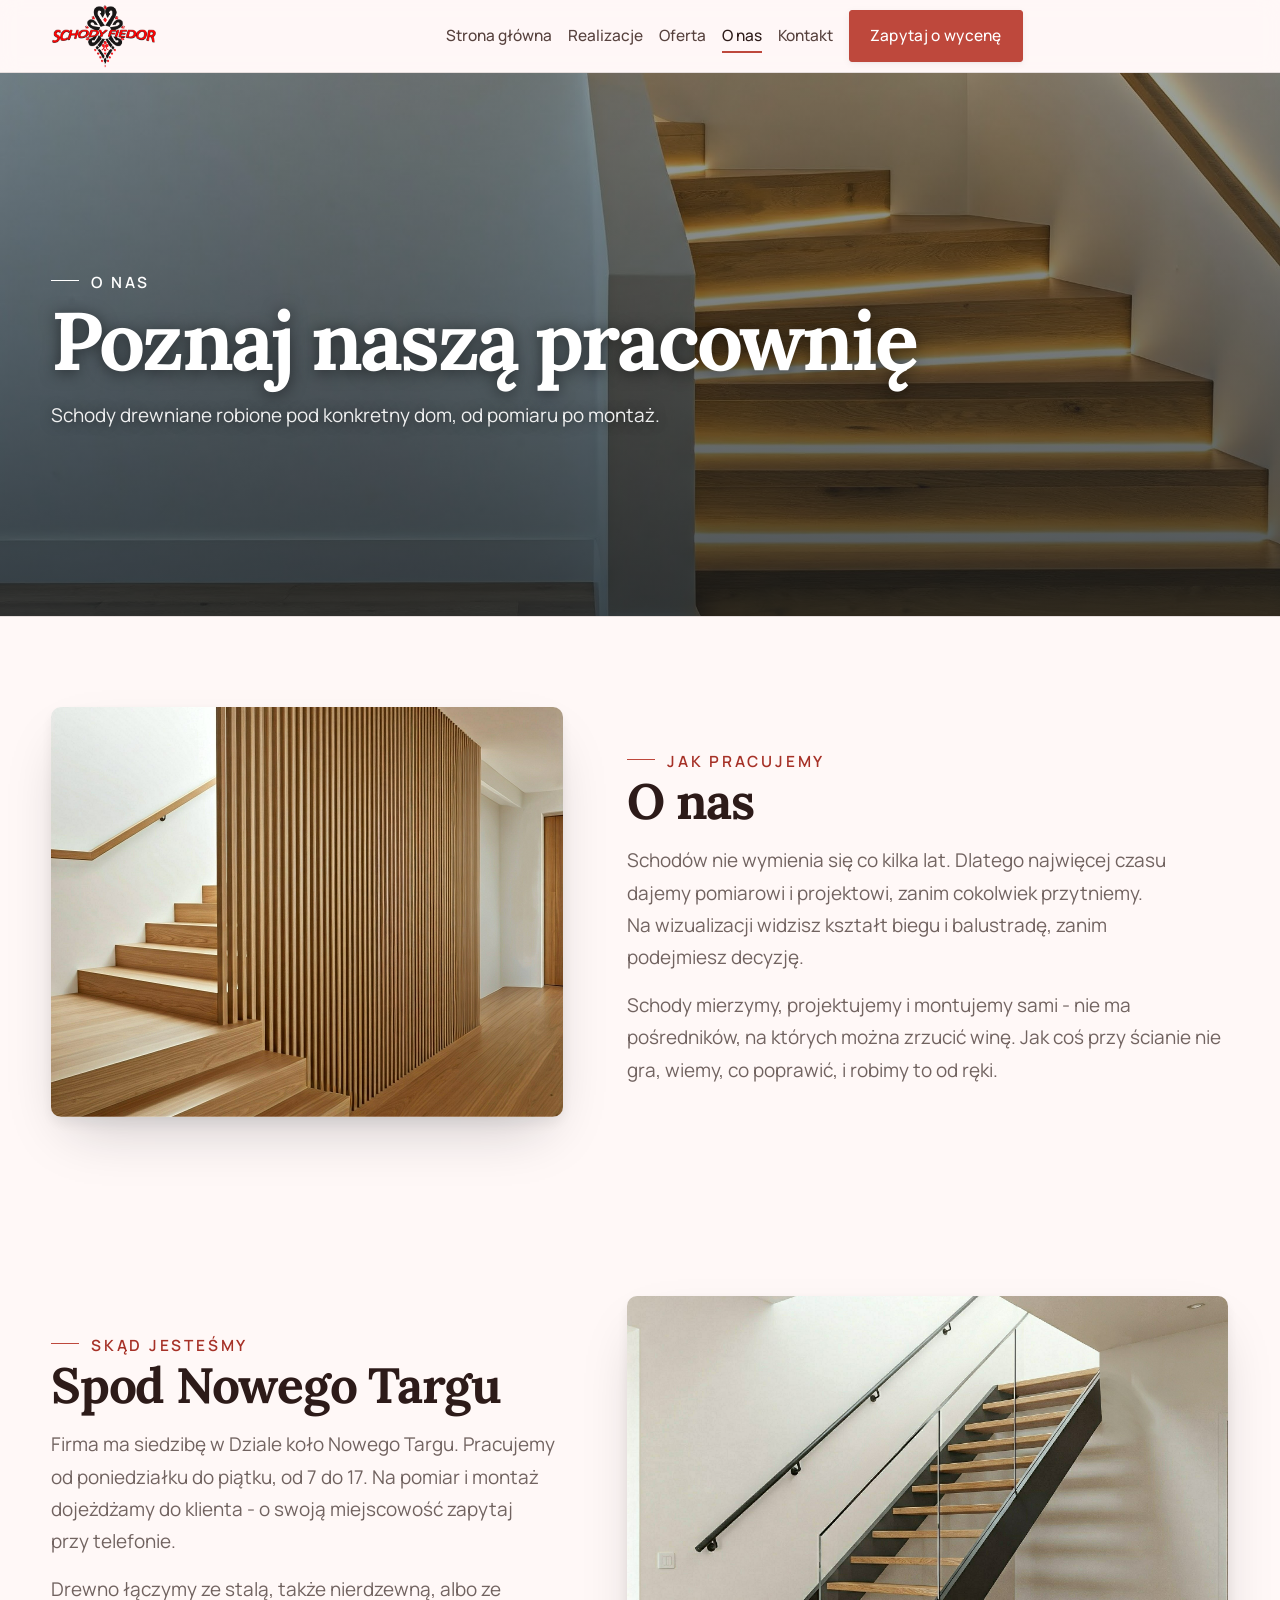
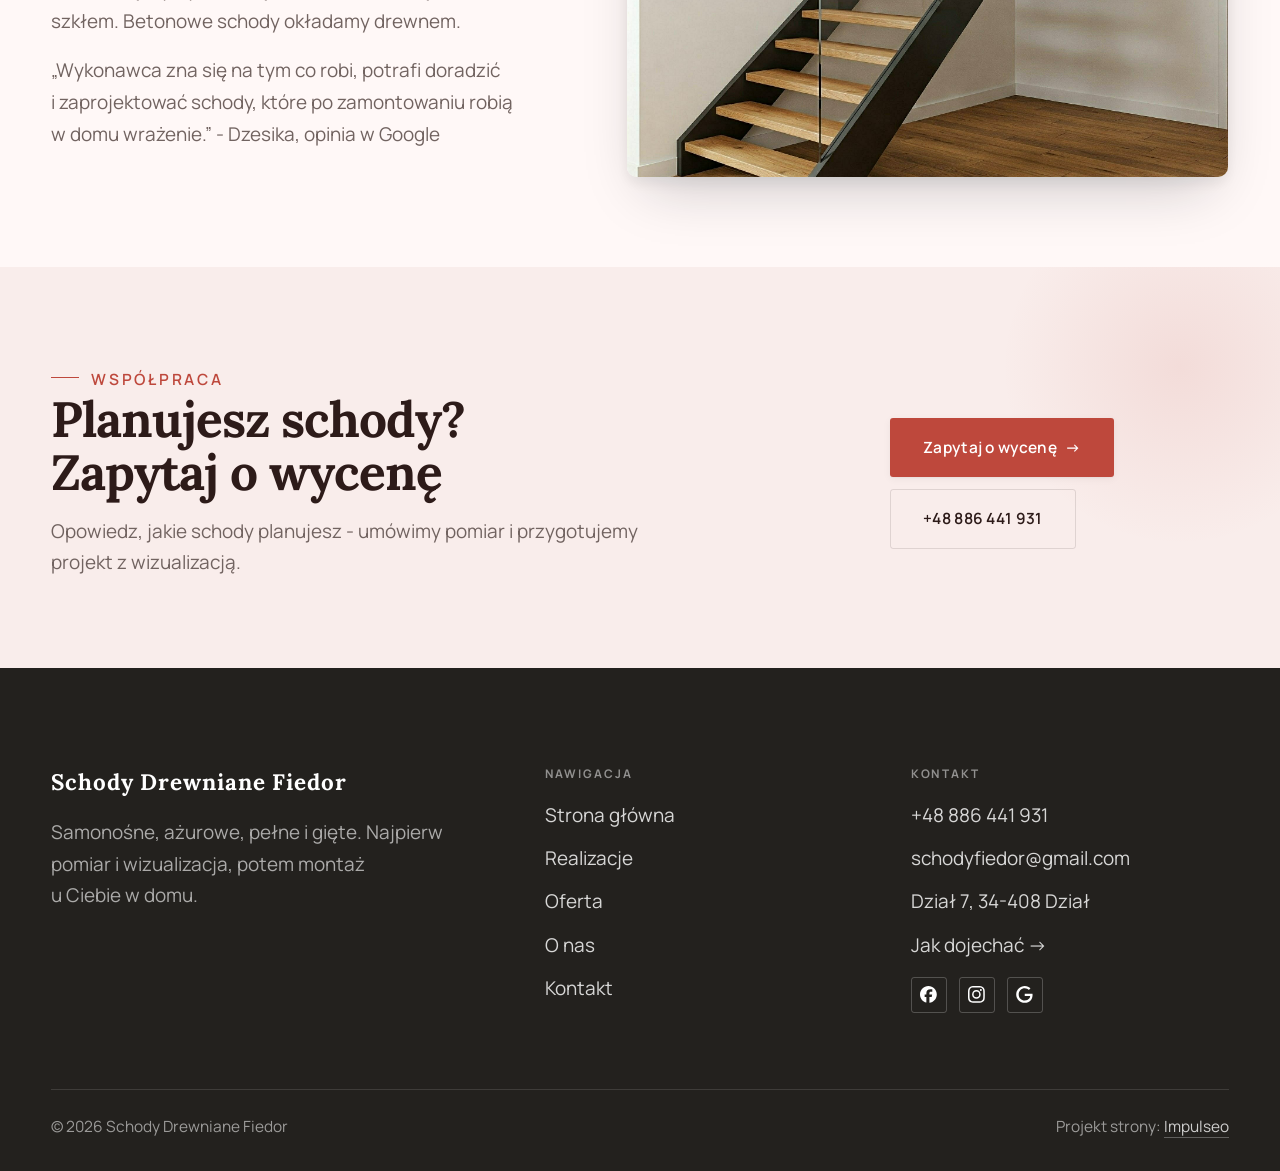
<file: o-nas.html>
<!DOCTYPE html>
<html lang="pl">
<head>
<meta charset="UTF-8">
<meta name="viewport" content="width=device-width, initial-scale=1.0">
<title>O nas - Schody Drewniane Fiedor</title>
<meta name="description" content="Schody drewniane: samonośne, ażurowe, dywanowe i gięte. Pomiar, projekt z wizualizacją i montaż. Zadzwoń: +48 886 441 931.">
<link rel="canonical" href="https://kris20032.github.io/schody-drewniane-fiedor/o-nas.html">
<meta name="robots" content="noindex, nofollow">
<meta property="og:type" content="website">
<meta property="og:locale" content="pl_PL">
<meta property="og:site_name" content="Schody Drewniane Fiedor">
<meta property="og:title" content="O nas - Schody Drewniane Fiedor">
<meta property="og:description" content="Schody drewniane: samonośne, ażurowe, dywanowe i gięte. Pomiar, projekt z wizualizacją i montaż. Zadzwoń: +48 886 441 931.">
<meta property="og:url" content="https://kris20032.github.io/schody-drewniane-fiedor/o-nas.html">
<meta property="og:image" content="https://kris20032.github.io/schody-drewniane-fiedor/img/og.jpg">
<meta property="og:image:width" content="1200">
<meta property="og:image:height" content="630">
<meta name="twitter:card" content="summary_large_image">
<link rel="preconnect" href="https://fonts.googleapis.com">
<link rel="preconnect" href="https://fonts.gstatic.com" crossorigin>
<link href="https://fonts.googleapis.com/css2?family=Lora:wght@500;600;700&family=Manrope:wght@400;500;600&display=swap" rel="stylesheet">
<link rel="stylesheet" href="assets/styles.css?v=572f557e">
</head>
<body>

<header class="nav">
  <div class="wrap nav-inner">
    <a class="brand brand-has-logo" href="index.html"><img class="brand-logo" src="img/logo.png" alt="Schody Drewniane Fiedor" width="645" height="390" decoding="async"></a>
    <nav class="nav-links">
      <a href="index.html">Strona główna</a>
      <a href="realizacje.html">Realizacje</a>
      <a href="oferta.html">Oferta</a>
      <a href="o-nas.html" class="active" aria-current="page">O nas</a>
      <a href="kontakt.html">Kontakt</a>
      <a href="kontakt.html" class="btn btn-accent">Zapytaj o wycenę</a>
    </nav>
    <button class="nav-toggle" aria-label="Menu"><span></span><span></span><span></span></button>
  </div>
</header>

<main>
<section class="pagehead">
  <img src="img/ph-o-nas.jpg" alt="Schody Drewniane Fiedor - Poznaj naszą pracownię" width="2048" height="1152" decoding="async">
  <div class="wrap">
    <span class="eyebrow">O nas</span>
    <h1>Poznaj naszą pracownię</h1>
    <p>Schody drewniane robione pod konkretny dom, od pomiaru po montaż.</p>
  </div>
</section>
<section>
  <div class="wrap split">
    <div class="split-art reveal"><img src="img/g2.jpg" alt="Schody Drewniane Fiedor" loading="lazy" width="2048" height="2048" decoding="async"></div>
    <div class="split-copy reveal">
      <span class="eyebrow">Jak pracujemy</span>
      <h2>O nas</h2>
      <p class="muted">Schodów nie wymienia się co kilka lat. Dlatego najwięcej czasu dajemy pomiarowi i projektowi, zanim cokolwiek przytniemy. Na wizualizacji widzisz kształt biegu i balustradę, zanim podejmiesz decyzję.</p>
      <p class="muted">Schody mierzymy, projektujemy i montujemy sami - nie ma pośredników, na których można zrzucić winę. Jak coś przy ścianie nie gra, wiemy, co poprawić, i robimy to od ręki.</p>
    </div>
  </div>
</section>

<section>
  <div class="wrap split">
    <div class="split-copy reveal">
      <span class="eyebrow">Skąd jesteśmy</span>
      <h2>Spod Nowego Targu</h2>
      <p class="muted">Firma ma siedzibę w Dziale koło Nowego Targu. Pracujemy od poniedziałku do piątku, od 7 do 17. Na pomiar i montaż dojeżdżamy do klienta - o swoją miejscowość zapytaj przy telefonie.</p>
      <p class="muted">Drewno łączymy ze stalą, także nierdzewną, albo ze szkłem. Betonowe schody okładamy drewnem.</p>
      <p class="muted">„Wykonawca zna się na tym co robi, potrafi doradzić i zaprojektować schody, które po zamontowaniu robią w domu wrażenie.” - Dzesika, opinia w Google</p>
    </div>
    <div class="split-art reveal"><img src="img/g3.jpg" alt="Schody ażurowe na stalowym policzku z balustradą ze szkła" loading="lazy" width="2048" height="2048" decoding="async"></div>
  </div>
</section>

<section class="cta">
  <div class="wrap">
    <div class="reveal">
      <span class="eyebrow">Współpraca</span>
      <h2>Planujesz schody? Zapytaj o wycenę</h2>
      <p>Opowiedz, jakie schody planujesz - umówimy pomiar i przygotujemy projekt z wizualizacją.</p>
    </div>
    <div class="cta-actions reveal">
      <a href="kontakt.html" class="btn btn-light">Zapytaj o wycenę <span class="arr">→</span></a>
      <a href="tel:+48886441931" class="btn btn-ghost btn-ghost-cta">+48 886 441 931</a>
    </div>
  </div>
</section>
</main>

<footer>
  <div class="wrap">
    <div class="foot-grid">
      <div class="foot-brand">
        <div class="name">Schody Drewniane Fiedor</div>
        <p>Samonośne, ażurowe, pełne i gięte. Najpierw pomiar i wizualizacja, potem montaż u Ciebie w domu.</p>
      </div>
      <div class="foot-col">
        <h4>Nawigacja</h4>
        <a href="index.html">Strona główna</a>
        <a href="realizacje.html">Realizacje</a>
        <a href="oferta.html">Oferta</a>
        <a href="o-nas.html">O nas</a>
        <a href="kontakt.html">Kontakt</a>
      </div>
      <div class="foot-col">
        <h4>Kontakt</h4>
        <a href="tel:+48886441931">+48 886 441 931</a>
        <a href="mailto:schodyfiedor@gmail.com">schodyfiedor@gmail.com</a>
        <p>Dział 7, 34-408 Dział</p>
        <a href="https://www.google.com/maps?cid=4450641985670994086" target="_blank" rel="noopener">Jak dojechać →</a>
      <div class="foot-soc">
        <a class="soc" href="https://www.facebook.com/profile.php?id=100063551022329" target="_blank" rel="noopener" aria-label="Facebook - Schody Drewniane Fiedor"><svg viewBox="0 0 24 24" aria-hidden="true" focusable="false"><path d="M9.101 23.691v-7.98H6.627v-3.667h2.474v-1.58c0-4.085 1.848-5.978 5.858-5.978.401 0 .955.042 1.468.103a8.68 8.68 0 0 1 1.141.195v3.325a8.623 8.623 0 0 0-.653-.036 26.805 26.805 0 0 0-.733-.009c-.707 0-1.259.096-1.675.309a1.686 1.686 0 0 0-.679.622c-.258.42-.374.995-.374 1.752v1.297h3.919l-.386 2.103-.287 1.564h-3.246v8.245C19.396 23.238 24 18.179 24 12.044c0-6.627-5.373-12-12-12s-12 5.373-12 12c0 5.628 3.874 10.35 9.101 11.647Z" fill="currentColor"/></svg></a>
        <a class="soc" href="https://www.instagram.com/schodyfiedor/" target="_blank" rel="noopener" aria-label="Instagram - Schody Drewniane Fiedor"><svg viewBox="0 0 24 24" aria-hidden="true" focusable="false"><path d="M7.0301.084c-1.2768.0602-2.1487.264-2.911.5634-.7888.3075-1.4575.72-2.1228 1.3877-.6652.6677-1.075 1.3368-1.3802 2.127-.2954.7638-.4956 1.6365-.552 2.914-.0564 1.2775-.0689 1.6882-.0626 4.947.0062 3.2586.0206 3.6671.0825 4.9473.061 1.2765.264 2.1482.5635 2.9107.308.7889.72 1.4573 1.388 2.1228.6679.6655 1.3365 1.0743 2.1285 1.38.7632.295 1.6361.4961 2.9134.552 1.2773.056 1.6884.069 4.9462.0627 3.2578-.0062 3.668-.0207 4.9478-.0814 1.28-.0607 2.147-.2652 2.9098-.5633.7889-.3086 1.4578-.72 2.1228-1.3881.665-.6682 1.0745-1.3378 1.3795-2.1284.2957-.7632.4966-1.636.552-2.9124.056-1.2809.0692-1.6898.063-4.948-.0063-3.2583-.021-3.6668-.0817-4.9465-.0607-1.2797-.264-2.1487-.5633-2.9117-.3084-.7889-.72-1.4568-1.3876-2.1228C21.2982 1.33 20.628.9208 19.8378.6165 19.074.321 18.2017.1197 16.9244.0645 15.6471.0093 15.236-.005 11.977.0014 8.718.0076 8.31.0215 7.0301.0839m.1402 21.6932c-1.17-.0509-1.8053-.2453-2.2287-.408-.5606-.216-.96-.4771-1.3819-.895-.422-.4178-.6811-.8186-.9-1.378-.1644-.4234-.3624-1.058-.4171-2.228-.0595-1.2645-.072-1.6442-.079-4.848-.007-3.2037.0053-3.583.0607-4.848.05-1.169.2456-1.805.408-2.2282.216-.5613.4762-.96.895-1.3816.4188-.4217.8184-.6814 1.3783-.9003.423-.1651 1.0575-.3614 2.227-.4171 1.2655-.06 1.6447-.072 4.848-.079 3.2033-.007 3.5835.005 4.8495.0608 1.169.0508 1.8053.2445 2.228.408.5608.216.96.4754 1.3816.895.4217.4194.6816.8176.9005 1.3787.1653.4217.3617 1.056.4169 2.2263.0602 1.2655.0739 1.645.0796 4.848.0058 3.203-.0055 3.5834-.061 4.848-.051 1.17-.245 1.8055-.408 2.2294-.216.5604-.4763.96-.8954 1.3814-.419.4215-.8181.6811-1.3783.9-.4224.1649-1.0577.3617-2.2262.4174-1.2656.0595-1.6448.072-4.8493.079-3.2045.007-3.5825-.006-4.848-.0608M16.953 5.5864A1.44 1.44 0 1 0 18.39 4.144a1.44 1.44 0 0 0-1.437 1.4424M5.8385 12.012c.0067 3.4032 2.7706 6.1557 6.173 6.1493 3.4026-.0065 6.157-2.7701 6.1506-6.1733-.0065-3.4032-2.771-6.1565-6.174-6.1498-3.403.0067-6.156 2.771-6.1496 6.1738M8 12.0077a4 4 0 1 1 4.008 3.9921A3.9996 3.9996 0 0 1 8 12.0077" fill="currentColor"/></svg></a>
        <a class="soc" href="https://www.google.com/maps?cid=4450641985670994086" target="_blank" rel="noopener" aria-label="Google - Schody Drewniane Fiedor"><svg viewBox="0 0 24 24" aria-hidden="true" focusable="false"><path d="M12.48 10.92v3.28h7.84c-.24 1.84-.853 3.187-1.787 4.133-1.147 1.147-2.933 2.4-6.053 2.4-4.827 0-8.6-3.893-8.6-8.72s3.773-8.72 8.6-8.72c2.6 0 4.507 1.027 5.907 2.347l2.307-2.307C18.747 1.44 16.133 0 12.48 0 5.867 0 .307 5.387.307 12s5.56 12 12.173 12c3.573 0 6.267-1.173 8.373-3.36 2.16-2.16 2.84-5.213 2.84-7.667 0-.76-.053-1.467-.173-2.053H12.48z" fill="currentColor"/></svg></a>
      </div>
      </div>
    </div>
    <div class="foot-bot">
      <span>© 2026 Schody Drewniane Fiedor</span>
      <span>Projekt strony: <a class="foot-credit" href="https://impulseo.pl" target="_blank" rel="noopener">Impulseo</a></span>
    </div>
  </div>
</footer>
<div class="sticky-reserve"><a class="sr-book" href="kontakt.html">Zapytaj o wycenę</a><a class="sr-call" href="tel:+48886441931" aria-label="Zadzwoń"><svg class="ico-tel" width="16" height="16" viewBox="0 0 24 24" fill="none" aria-hidden="true"><path d="M6.6 10.8a15.5 15.5 0 0 0 6.6 6.6l2.2-2.2a1 1 0 0 1 1-.24 11.4 11.4 0 0 0 3.6.58 1 1 0 0 1 1 1V20a1 1 0 0 1-1 1A17 17 0 0 1 3 4a1 1 0 0 1 1-1h3.5a1 1 0 0 1 1 1c0 1.25.2 2.46.58 3.6a1 1 0 0 1-.25 1l-2.23 2.2Z" fill="currentColor"/></svg></a></div>
<div class="demo-wazne" data-do="2026-11-05" data-cykl="3" hidden><svg class="dw-ico" width="13" height="13" viewBox="0 0 24 24" fill="none" aria-hidden="true"><circle cx="12" cy="12" r="8.6" stroke="currentColor" stroke-width="1.8"/><path d="M12 7.2V12l3.3 2" stroke="currentColor" stroke-width="1.8" stroke-linecap="round"/></svg><span class="dw-txt"></span></div>

<script src="assets/main.js"></script>
</body>
</html>
</file>
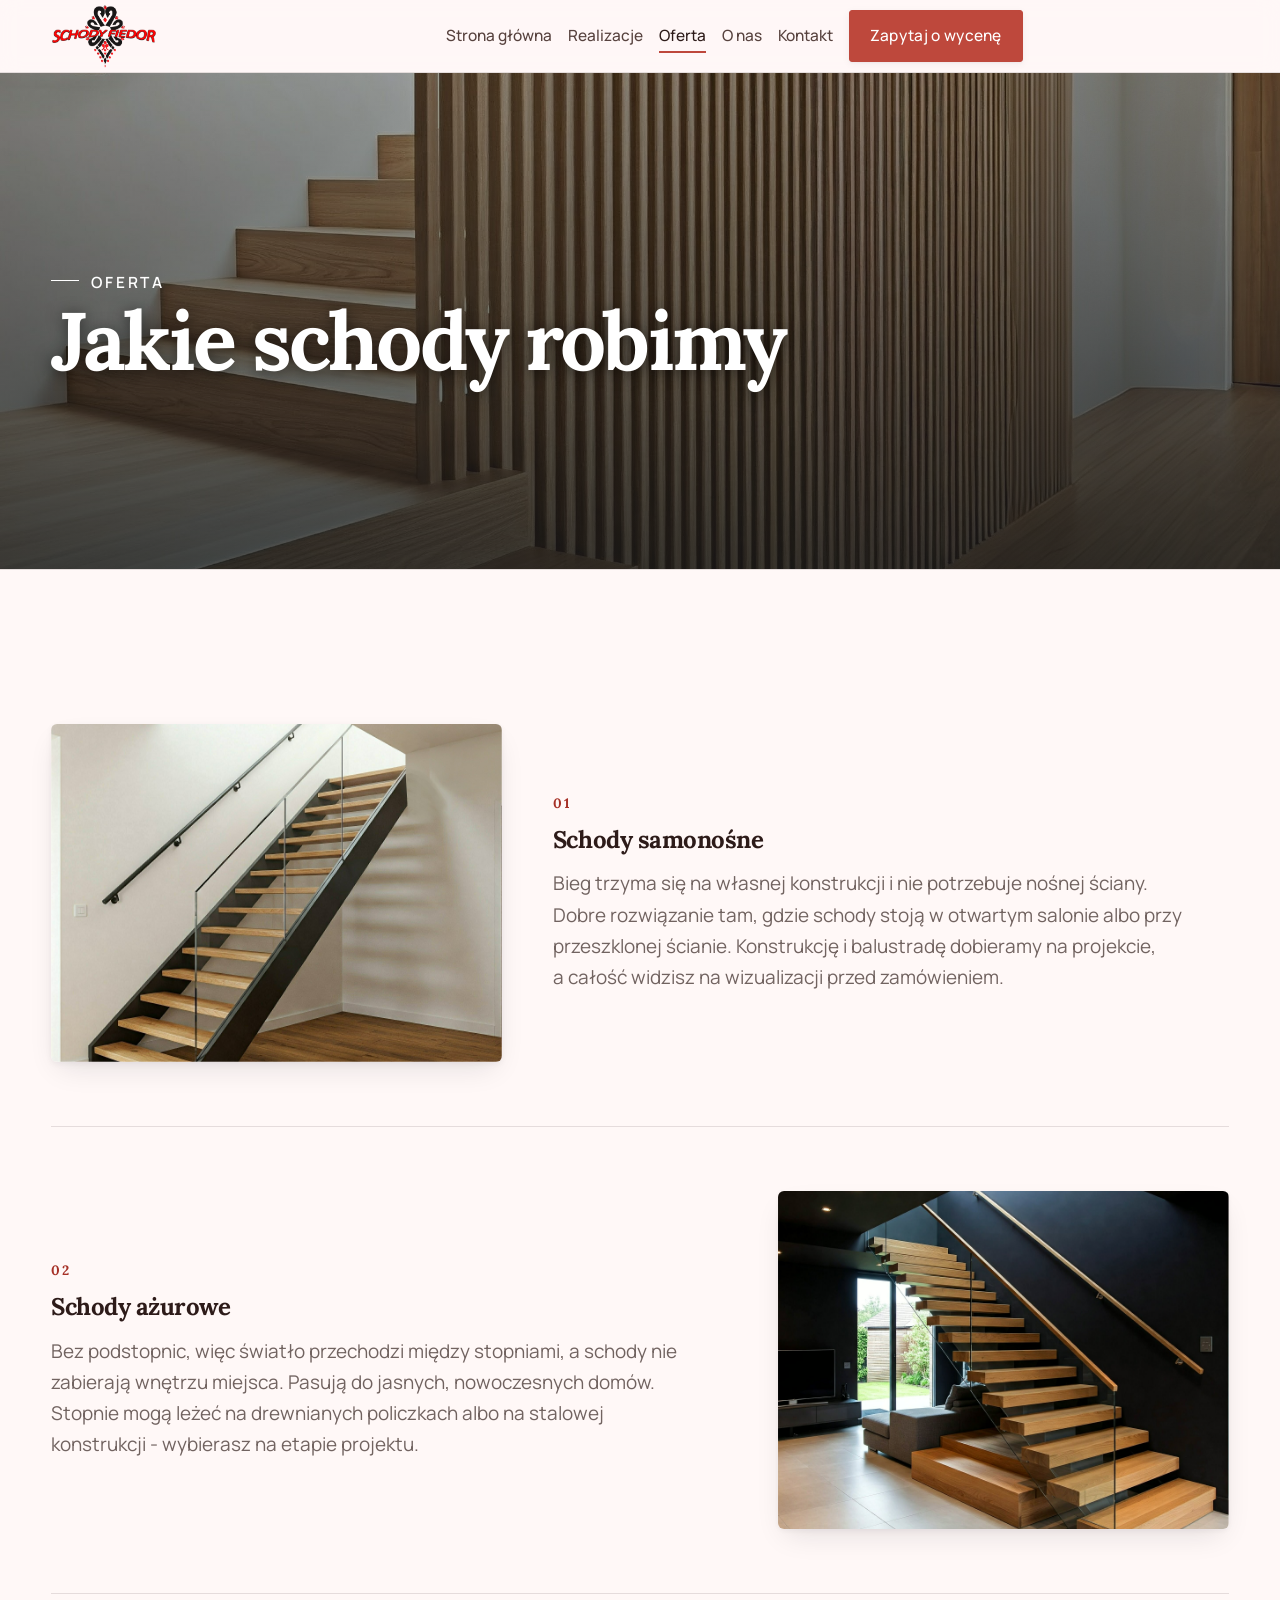
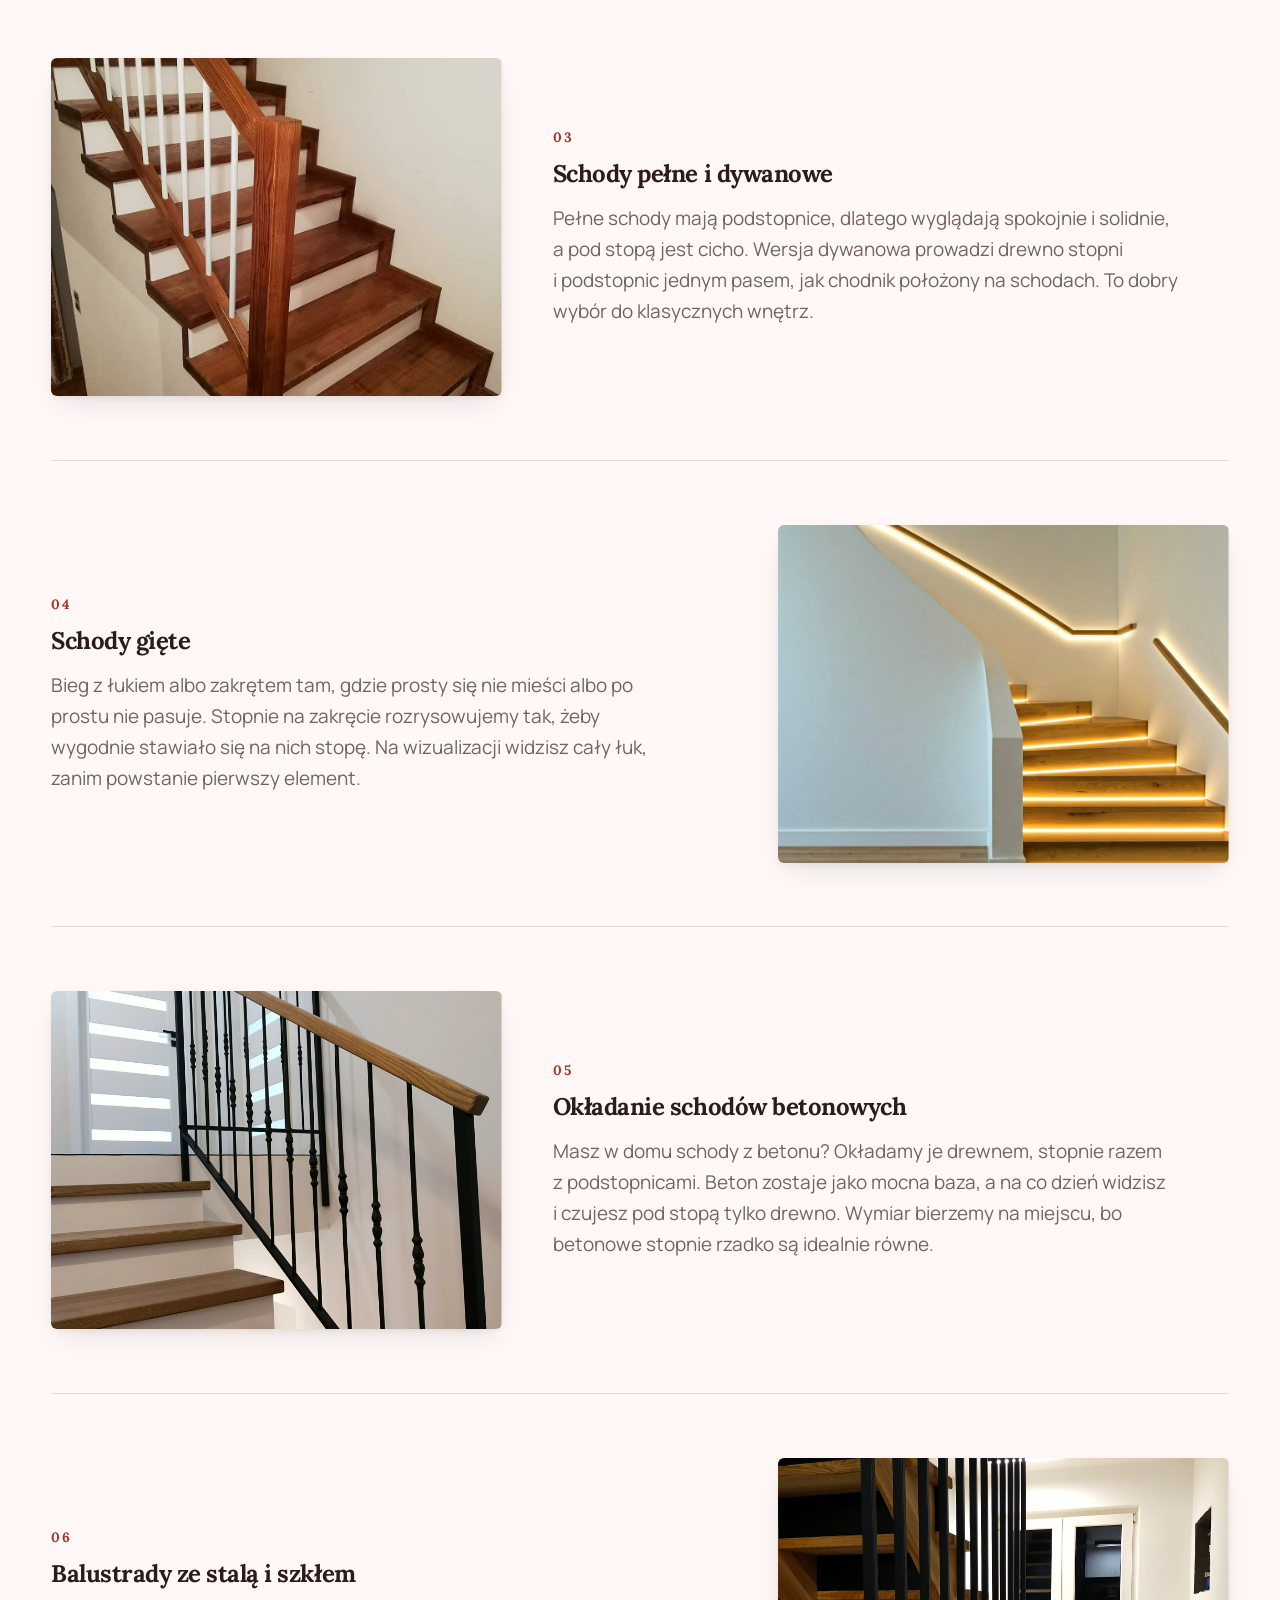
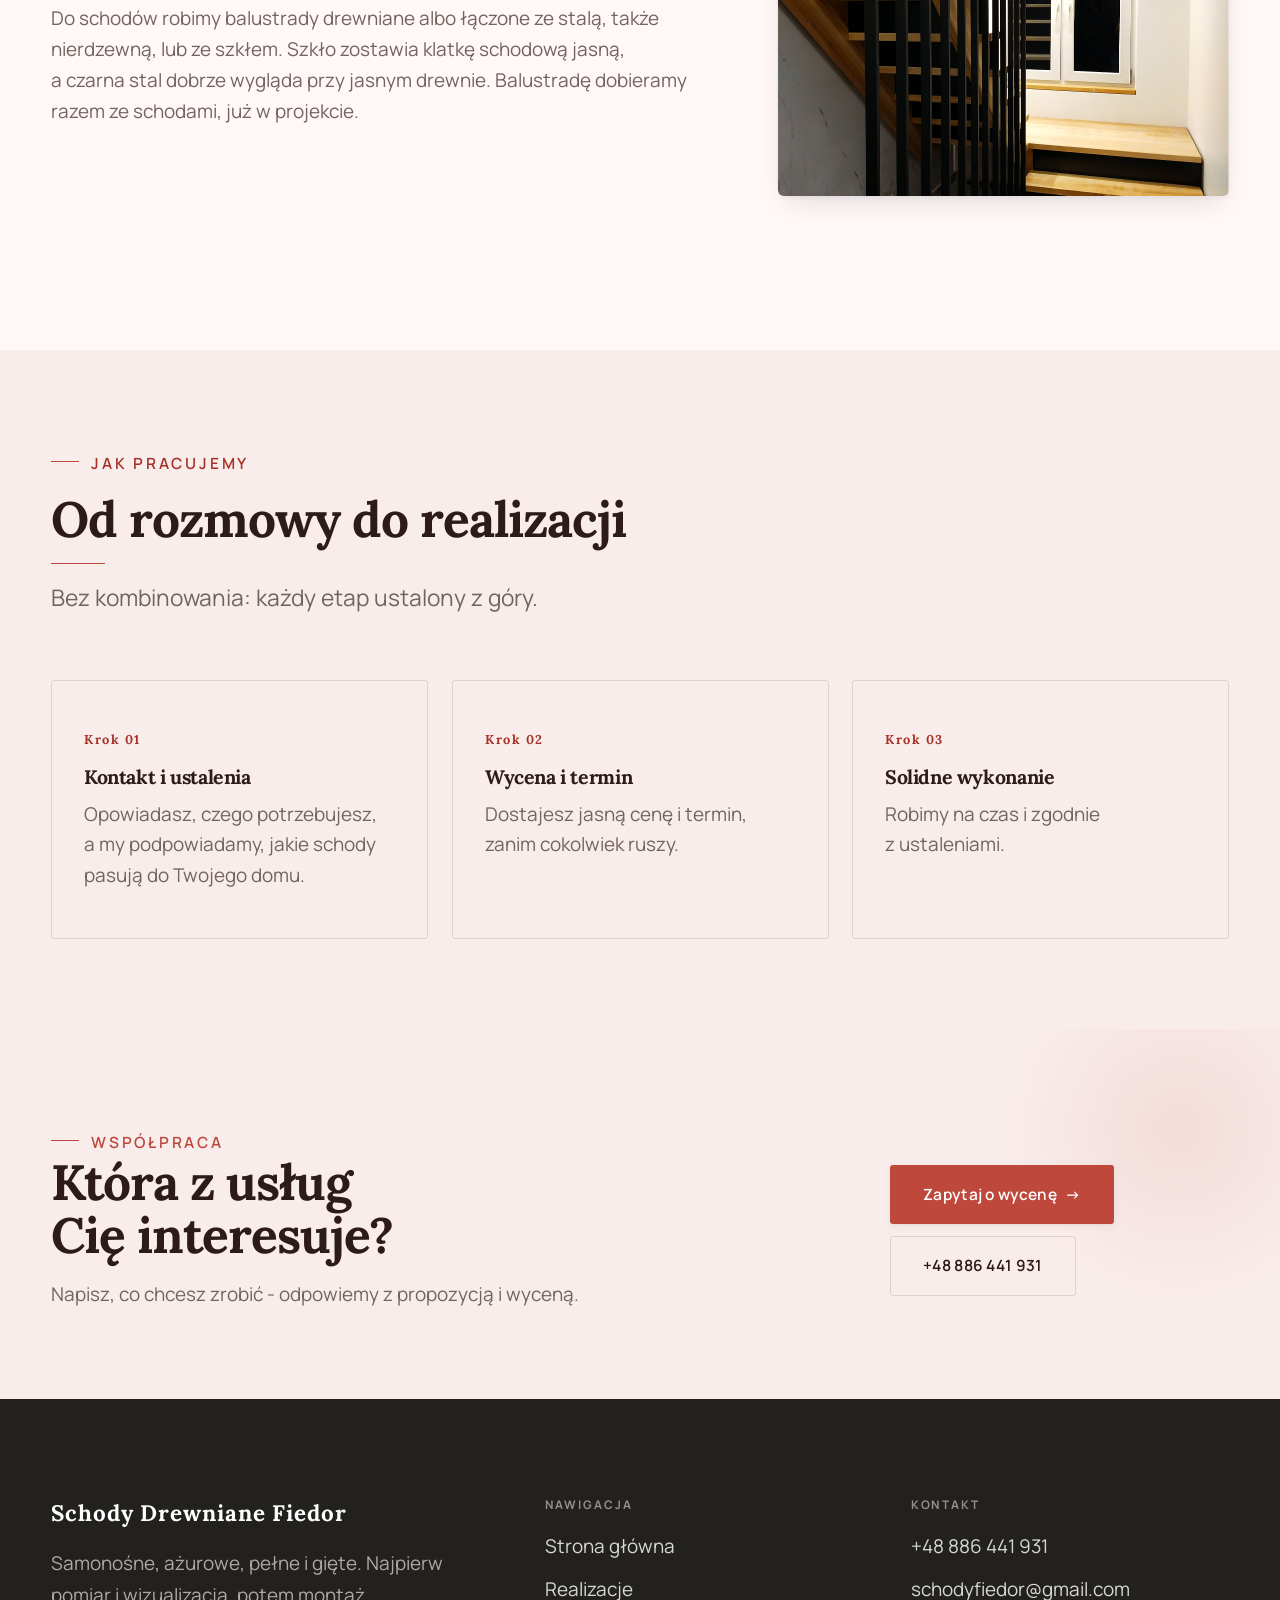
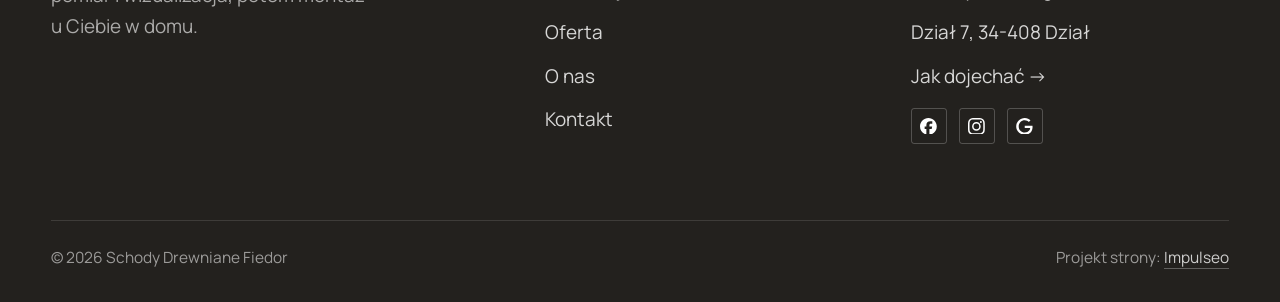
<file: oferta.html>
<!DOCTYPE html>
<html lang="pl">
<head>
<meta charset="UTF-8">
<meta name="viewport" content="width=device-width, initial-scale=1.0">
<title>Oferta - Schody Drewniane Fiedor</title>
<meta name="description" content="Schody drewniane: samonośne, ażurowe, dywanowe i gięte. Pomiar, projekt z wizualizacją i montaż. Zadzwoń: +48 886 441 931.">
<link rel="canonical" href="https://kris20032.github.io/schody-drewniane-fiedor/oferta.html">
<meta name="robots" content="noindex, nofollow">
<meta property="og:type" content="website">
<meta property="og:locale" content="pl_PL">
<meta property="og:site_name" content="Schody Drewniane Fiedor">
<meta property="og:title" content="Oferta - Schody Drewniane Fiedor">
<meta property="og:description" content="Schody drewniane: samonośne, ażurowe, dywanowe i gięte. Pomiar, projekt z wizualizacją i montaż. Zadzwoń: +48 886 441 931.">
<meta property="og:url" content="https://kris20032.github.io/schody-drewniane-fiedor/oferta.html">
<meta property="og:image" content="https://kris20032.github.io/schody-drewniane-fiedor/img/og.jpg">
<meta property="og:image:width" content="1200">
<meta property="og:image:height" content="630">
<meta name="twitter:card" content="summary_large_image">
<link rel="preconnect" href="https://fonts.googleapis.com">
<link rel="preconnect" href="https://fonts.gstatic.com" crossorigin>
<link href="https://fonts.googleapis.com/css2?family=Lora:wght@500;600;700&family=Manrope:wght@400;500;600&display=swap" rel="stylesheet">
<link rel="stylesheet" href="assets/styles.css?v=572f557e">
</head>
<body>

<header class="nav">
  <div class="wrap nav-inner">
    <a class="brand brand-has-logo" href="index.html"><img class="brand-logo" src="img/logo.png" alt="Schody Drewniane Fiedor" width="645" height="390" decoding="async"></a>
    <nav class="nav-links">
      <a href="index.html">Strona główna</a>
      <a href="realizacje.html">Realizacje</a>
      <a href="oferta.html" class="active" aria-current="page">Oferta</a>
      <a href="o-nas.html">O nas</a>
      <a href="kontakt.html">Kontakt</a>
      <a href="kontakt.html" class="btn btn-accent">Zapytaj o wycenę</a>
    </nav>
    <button class="nav-toggle" aria-label="Menu"><span></span><span></span><span></span></button>
  </div>
</header>

<main>
<section class="pagehead">
  <img src="img/ph-oferta.jpg" alt="Schody Drewniane Fiedor - Jakie schody robimy" width="2048" height="1152" decoding="async">
  <div class="wrap">
    <span class="eyebrow">Oferta</span>
    <h1>Jakie schody robimy</h1>
  </div>
</section>
<section>
  <div class="wrap">
    <div class="svc-row reveal">
      <div class="svc-row-art"><img src="img/g3.jpg" alt="Schody samonośne" loading="lazy" width="2048" height="2048" decoding="async"></div>
      <div>
        <span class="num">01</span>
        <h3>Schody samonośne</h3>
        <p class="muted">Bieg trzyma się na własnej konstrukcji i nie potrzebuje nośnej ściany. Dobre rozwiązanie tam, gdzie schody stoją w otwartym salonie albo przy przeszklonej ścianie. Konstrukcję i balustradę dobieramy na projekcie, a całość widzisz na wizualizacji przed zamówieniem.</p>
      </div>
    </div>
    <div class="svc-row rev reveal">
      <div class="svc-row-art"><img src="img/about.jpg" alt="Schody ażurowe" loading="lazy" width="2048" height="2048" decoding="async"></div>
      <div>
        <span class="num">02</span>
        <h3>Schody ażurowe</h3>
        <p class="muted">Bez podstopnic, więc światło przechodzi między stopniami, a schody nie zabierają wnętrzu miejsca. Pasują do jasnych, nowoczesnych domów. Stopnie mogą leżeć na drewnianych policzkach albo na stalowej konstrukcji - wybierasz na etapie projektu.</p>
      </div>
    </div>
    <div class="svc-row reveal">
      <div class="svc-row-art"><img src="img/g6.jpg" alt="Schody pełne i dywanowe" loading="lazy" width="1080" height="1440" decoding="async"></div>
      <div>
        <span class="num">03</span>
        <h3>Schody pełne i dywanowe</h3>
        <p class="muted">Pełne schody mają podstopnice, dlatego wyglądają spokojnie i solidnie, a pod stopą jest cicho. Wersja dywanowa prowadzi drewno stopni i podstopnic jednym pasem, jak chodnik położony na schodach. To dobry wybór do klasycznych wnętrz.</p>
      </div>
    </div>
    <div class="svc-row rev reveal">
      <div class="svc-row-art"><img src="img/g1.jpg" alt="Schody gięte" loading="lazy" width="2048" height="2048" decoding="async"></div>
      <div>
        <span class="num">04</span>
        <h3>Schody gięte</h3>
        <p class="muted">Bieg z łukiem albo zakrętem tam, gdzie prosty się nie mieści albo po prostu nie pasuje. Stopnie na zakręcie rozrysowujemy tak, żeby wygodnie stawiało się na nich stopę. Na wizualizacji widzisz cały łuk, zanim powstanie pierwszy element.</p>
      </div>
    </div>
    <div class="svc-row reveal">
      <div class="svc-row-art"><img src="img/g5.jpg" alt="Okładanie schodów betonowych" loading="lazy" width="1720" height="2324" decoding="async"></div>
      <div>
        <span class="num">05</span>
        <h3>Okładanie schodów betonowych</h3>
        <p class="muted">Masz w domu schody z betonu? Okładamy je drewnem, stopnie razem z podstopnicami. Beton zostaje jako mocna baza, a na co dzień widzisz i czujesz pod stopą tylko drewno. Wymiar bierzemy na miejscu, bo betonowe stopnie rzadko są idealnie równe.</p>
      </div>
    </div>
    <div class="svc-row rev reveal">
      <div class="svc-row-art"><img src="img/g4.jpg" alt="Balustrady ze stalą i szkłem" loading="lazy" width="1800" height="2400" decoding="async"></div>
      <div>
        <span class="num">06</span>
        <h3>Balustrady ze stalą i szkłem</h3>
        <p class="muted">Do schodów robimy balustrady drewniane albo łączone ze stalą, także nierdzewną, lub ze szkłem. Szkło zostawia klatkę schodową jasną, a czarna stal dobrze wygląda przy jasnym drewnie. Balustradę dobieramy razem ze schodami, już w projekcie.</p>
      </div>
    </div>
  </div>
</section>
<section class="trust">
  <div class="wrap">
    <div class="head reveal">
      <span class="eyebrow">Jak pracujemy</span>
      <h2>Od rozmowy do realizacji</h2>
      <p>Bez kombinowania: każdy etap ustalony z góry.</p>
    </div>
    <div class="svc-grid">
      <div class="svc reveal"><div class="ic">Krok 01</div><h3>Kontakt i ustalenia</h3><p>Opowiadasz, czego potrzebujesz, a my podpowiadamy, jakie schody pasują do Twojego domu.</p></div>
      <div class="svc reveal"><div class="ic">Krok 02</div><h3>Wycena i termin</h3><p>Dostajesz jasną cenę i termin, zanim cokolwiek ruszy.</p></div>
      <div class="svc reveal"><div class="ic">Krok 03</div><h3>Solidne wykonanie</h3><p>Robimy na czas i zgodnie z ustaleniami.</p></div>
    </div>
  </div>
</section>
<section class="cta">
  <div class="wrap">
    <div class="reveal">
      <span class="eyebrow">Współpraca</span>
      <h2>Która z usług Cię interesuje?</h2>
      <p>Napisz, co chcesz zrobić - odpowiemy z propozycją i wyceną.</p>
    </div>
    <div class="cta-actions reveal">
      <a href="kontakt.html" class="btn btn-light">Zapytaj o wycenę <span class="arr">→</span></a>
      <a href="tel:+48886441931" class="btn btn-ghost btn-ghost-cta">+48 886 441 931</a>
    </div>
  </div>
</section>
</main>

<footer>
  <div class="wrap">
    <div class="foot-grid">
      <div class="foot-brand">
        <div class="name">Schody Drewniane Fiedor</div>
        <p>Samonośne, ażurowe, pełne i gięte. Najpierw pomiar i wizualizacja, potem montaż u Ciebie w domu.</p>
      </div>
      <div class="foot-col">
        <h4>Nawigacja</h4>
        <a href="index.html">Strona główna</a>
        <a href="realizacje.html">Realizacje</a>
        <a href="oferta.html">Oferta</a>
        <a href="o-nas.html">O nas</a>
        <a href="kontakt.html">Kontakt</a>
      </div>
      <div class="foot-col">
        <h4>Kontakt</h4>
        <a href="tel:+48886441931">+48 886 441 931</a>
        <a href="mailto:schodyfiedor@gmail.com">schodyfiedor@gmail.com</a>
        <p>Dział 7, 34-408 Dział</p>
        <a href="https://www.google.com/maps?cid=4450641985670994086" target="_blank" rel="noopener">Jak dojechać →</a>
      <div class="foot-soc">
        <a class="soc" href="https://www.facebook.com/profile.php?id=100063551022329" target="_blank" rel="noopener" aria-label="Facebook - Schody Drewniane Fiedor"><svg viewBox="0 0 24 24" aria-hidden="true" focusable="false"><path d="M9.101 23.691v-7.98H6.627v-3.667h2.474v-1.58c0-4.085 1.848-5.978 5.858-5.978.401 0 .955.042 1.468.103a8.68 8.68 0 0 1 1.141.195v3.325a8.623 8.623 0 0 0-.653-.036 26.805 26.805 0 0 0-.733-.009c-.707 0-1.259.096-1.675.309a1.686 1.686 0 0 0-.679.622c-.258.42-.374.995-.374 1.752v1.297h3.919l-.386 2.103-.287 1.564h-3.246v8.245C19.396 23.238 24 18.179 24 12.044c0-6.627-5.373-12-12-12s-12 5.373-12 12c0 5.628 3.874 10.35 9.101 11.647Z" fill="currentColor"/></svg></a>
        <a class="soc" href="https://www.instagram.com/schodyfiedor/" target="_blank" rel="noopener" aria-label="Instagram - Schody Drewniane Fiedor"><svg viewBox="0 0 24 24" aria-hidden="true" focusable="false"><path d="M7.0301.084c-1.2768.0602-2.1487.264-2.911.5634-.7888.3075-1.4575.72-2.1228 1.3877-.6652.6677-1.075 1.3368-1.3802 2.127-.2954.7638-.4956 1.6365-.552 2.914-.0564 1.2775-.0689 1.6882-.0626 4.947.0062 3.2586.0206 3.6671.0825 4.9473.061 1.2765.264 2.1482.5635 2.9107.308.7889.72 1.4573 1.388 2.1228.6679.6655 1.3365 1.0743 2.1285 1.38.7632.295 1.6361.4961 2.9134.552 1.2773.056 1.6884.069 4.9462.0627 3.2578-.0062 3.668-.0207 4.9478-.0814 1.28-.0607 2.147-.2652 2.9098-.5633.7889-.3086 1.4578-.72 2.1228-1.3881.665-.6682 1.0745-1.3378 1.3795-2.1284.2957-.7632.4966-1.636.552-2.9124.056-1.2809.0692-1.6898.063-4.948-.0063-3.2583-.021-3.6668-.0817-4.9465-.0607-1.2797-.264-2.1487-.5633-2.9117-.3084-.7889-.72-1.4568-1.3876-2.1228C21.2982 1.33 20.628.9208 19.8378.6165 19.074.321 18.2017.1197 16.9244.0645 15.6471.0093 15.236-.005 11.977.0014 8.718.0076 8.31.0215 7.0301.0839m.1402 21.6932c-1.17-.0509-1.8053-.2453-2.2287-.408-.5606-.216-.96-.4771-1.3819-.895-.422-.4178-.6811-.8186-.9-1.378-.1644-.4234-.3624-1.058-.4171-2.228-.0595-1.2645-.072-1.6442-.079-4.848-.007-3.2037.0053-3.583.0607-4.848.05-1.169.2456-1.805.408-2.2282.216-.5613.4762-.96.895-1.3816.4188-.4217.8184-.6814 1.3783-.9003.423-.1651 1.0575-.3614 2.227-.4171 1.2655-.06 1.6447-.072 4.848-.079 3.2033-.007 3.5835.005 4.8495.0608 1.169.0508 1.8053.2445 2.228.408.5608.216.96.4754 1.3816.895.4217.4194.6816.8176.9005 1.3787.1653.4217.3617 1.056.4169 2.2263.0602 1.2655.0739 1.645.0796 4.848.0058 3.203-.0055 3.5834-.061 4.848-.051 1.17-.245 1.8055-.408 2.2294-.216.5604-.4763.96-.8954 1.3814-.419.4215-.8181.6811-1.3783.9-.4224.1649-1.0577.3617-2.2262.4174-1.2656.0595-1.6448.072-4.8493.079-3.2045.007-3.5825-.006-4.848-.0608M16.953 5.5864A1.44 1.44 0 1 0 18.39 4.144a1.44 1.44 0 0 0-1.437 1.4424M5.8385 12.012c.0067 3.4032 2.7706 6.1557 6.173 6.1493 3.4026-.0065 6.157-2.7701 6.1506-6.1733-.0065-3.4032-2.771-6.1565-6.174-6.1498-3.403.0067-6.156 2.771-6.1496 6.1738M8 12.0077a4 4 0 1 1 4.008 3.9921A3.9996 3.9996 0 0 1 8 12.0077" fill="currentColor"/></svg></a>
        <a class="soc" href="https://www.google.com/maps?cid=4450641985670994086" target="_blank" rel="noopener" aria-label="Google - Schody Drewniane Fiedor"><svg viewBox="0 0 24 24" aria-hidden="true" focusable="false"><path d="M12.48 10.92v3.28h7.84c-.24 1.84-.853 3.187-1.787 4.133-1.147 1.147-2.933 2.4-6.053 2.4-4.827 0-8.6-3.893-8.6-8.72s3.773-8.72 8.6-8.72c2.6 0 4.507 1.027 5.907 2.347l2.307-2.307C18.747 1.44 16.133 0 12.48 0 5.867 0 .307 5.387.307 12s5.56 12 12.173 12c3.573 0 6.267-1.173 8.373-3.36 2.16-2.16 2.84-5.213 2.84-7.667 0-.76-.053-1.467-.173-2.053H12.48z" fill="currentColor"/></svg></a>
      </div>
      </div>
    </div>
    <div class="foot-bot">
      <span>© 2026 Schody Drewniane Fiedor</span>
      <span>Projekt strony: <a class="foot-credit" href="https://impulseo.pl" target="_blank" rel="noopener">Impulseo</a></span>
    </div>
  </div>
</footer>
<div class="sticky-reserve"><a class="sr-book" href="kontakt.html">Zapytaj o wycenę</a><a class="sr-call" href="tel:+48886441931" aria-label="Zadzwoń"><svg class="ico-tel" width="16" height="16" viewBox="0 0 24 24" fill="none" aria-hidden="true"><path d="M6.6 10.8a15.5 15.5 0 0 0 6.6 6.6l2.2-2.2a1 1 0 0 1 1-.24 11.4 11.4 0 0 0 3.6.58 1 1 0 0 1 1 1V20a1 1 0 0 1-1 1A17 17 0 0 1 3 4a1 1 0 0 1 1-1h3.5a1 1 0 0 1 1 1c0 1.25.2 2.46.58 3.6a1 1 0 0 1-.25 1l-2.23 2.2Z" fill="currentColor"/></svg></a></div>
<div class="demo-wazne" data-do="2026-11-05" data-cykl="3" hidden><svg class="dw-ico" width="13" height="13" viewBox="0 0 24 24" fill="none" aria-hidden="true"><circle cx="12" cy="12" r="8.6" stroke="currentColor" stroke-width="1.8"/><path d="M12 7.2V12l3.3 2" stroke="currentColor" stroke-width="1.8" stroke-linecap="round"/></svg><span class="dw-txt"></span></div>

<script src="assets/main.js"></script>
</body>
</html>
</file>
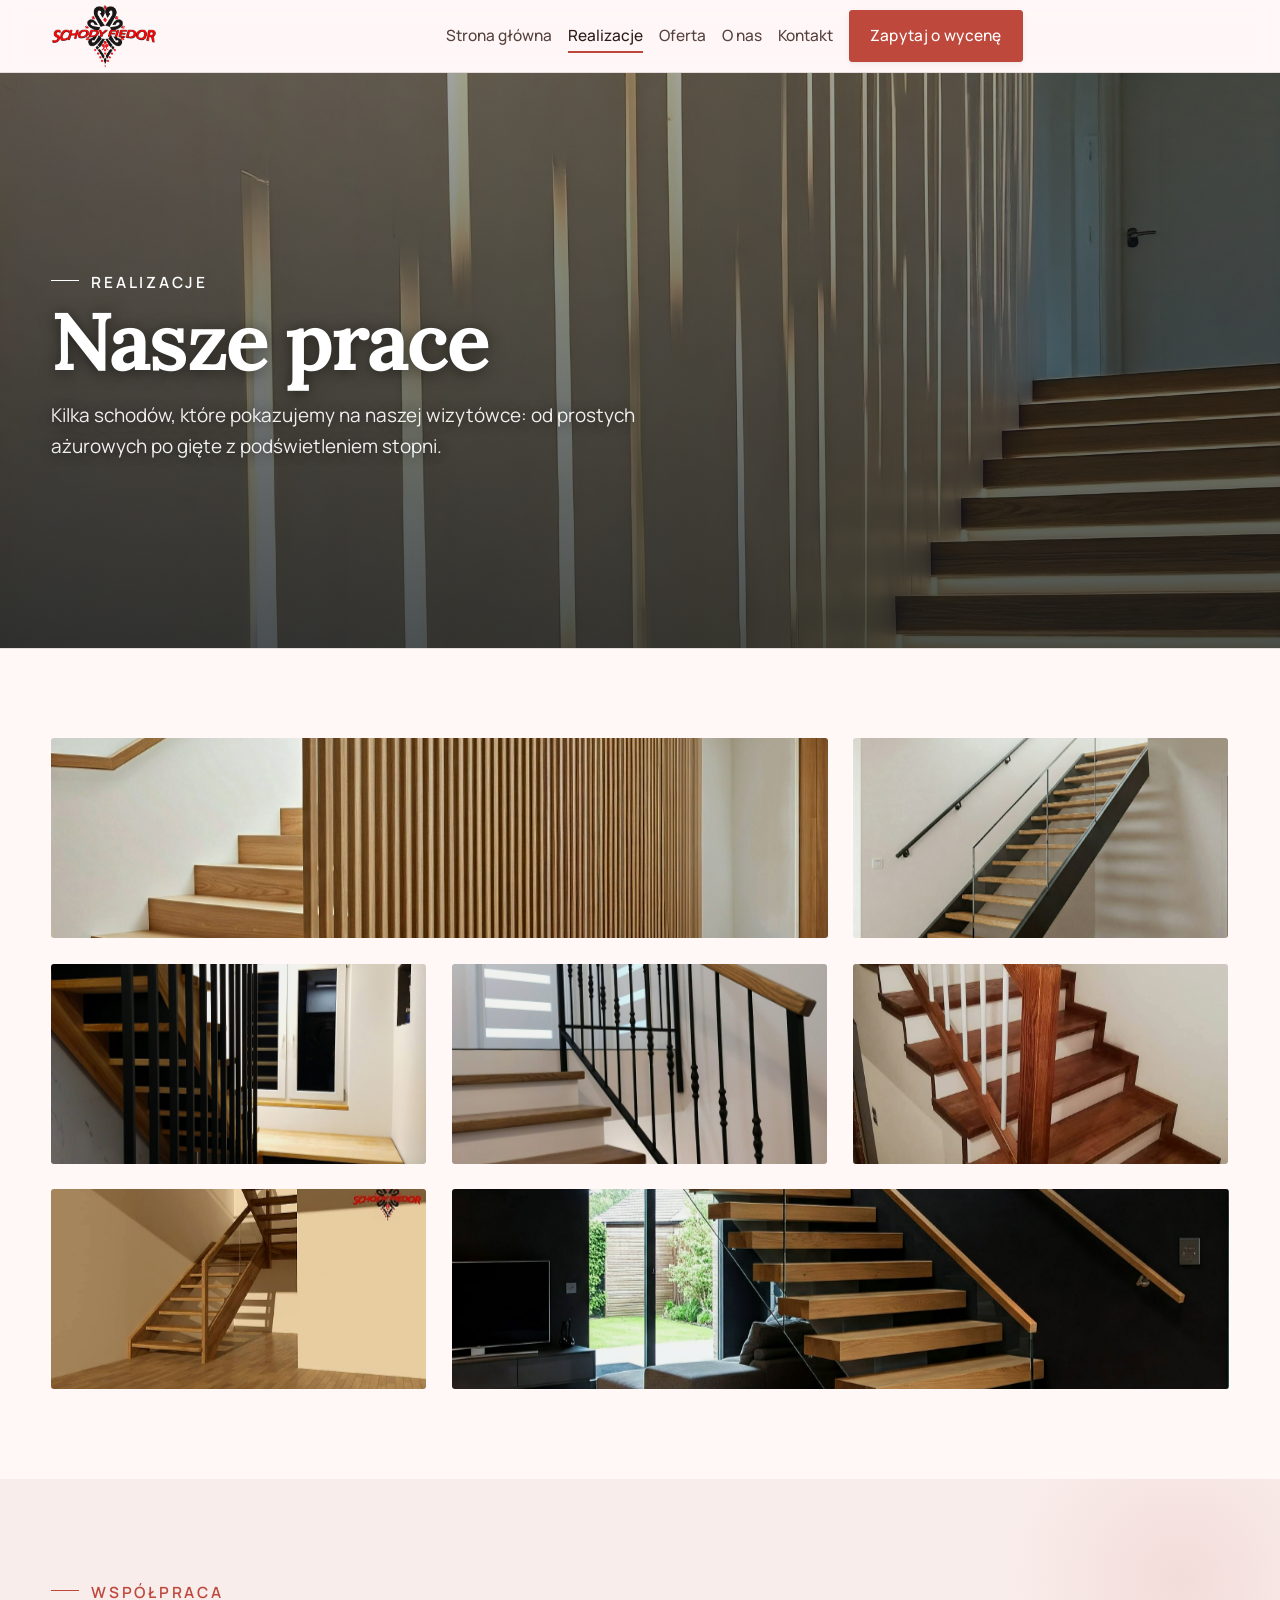
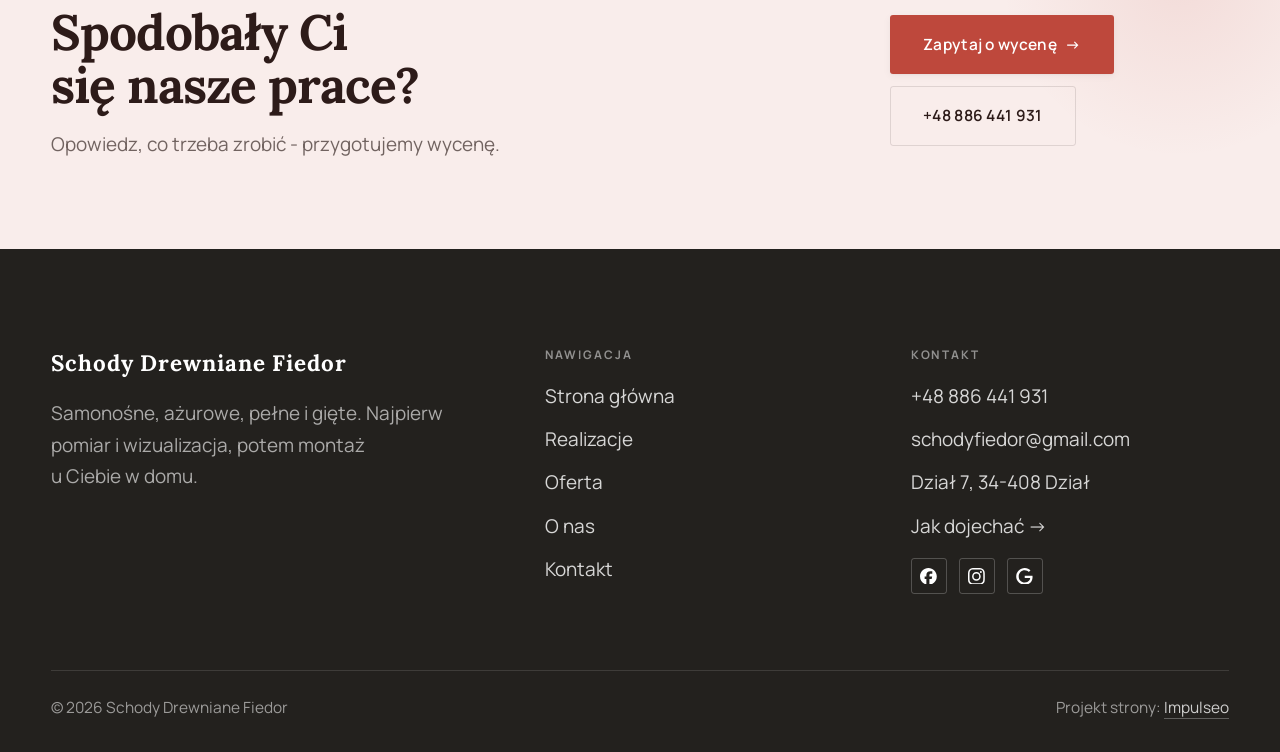
<file: realizacje.html>
<!DOCTYPE html>
<html lang="pl">
<head>
<meta charset="UTF-8">
<meta name="viewport" content="width=device-width, initial-scale=1.0">
<title>Realizacje - Schody Drewniane Fiedor</title>
<meta name="description" content="Realizacje Schody Drewniane Fiedor: Schody gięte z podświetleniem, Stopnie przy ścianie z lamel, Ażurowe na stalowym policzku, Drewno i czarna stal, Balustrada z metalu i drewna">
<link rel="canonical" href="https://kris20032.github.io/schody-drewniane-fiedor/realizacje.html">
<meta name="robots" content="noindex, nofollow">
<meta property="og:type" content="website">
<meta property="og:locale" content="pl_PL">
<meta property="og:site_name" content="Schody Drewniane Fiedor">
<meta property="og:title" content="Realizacje - Schody Drewniane Fiedor">
<meta property="og:description" content="Realizacje Schody Drewniane Fiedor: Schody gięte z podświetleniem, Stopnie przy ścianie z lamel, Ażurowe na stalowym policzku, Drewno i czarna stal, Balustrada z metalu i drewna">
<meta property="og:url" content="https://kris20032.github.io/schody-drewniane-fiedor/realizacje.html">
<meta property="og:image" content="https://kris20032.github.io/schody-drewniane-fiedor/img/og.jpg">
<meta property="og:image:width" content="1200">
<meta property="og:image:height" content="630">
<meta name="twitter:card" content="summary_large_image">
<link rel="preconnect" href="https://fonts.googleapis.com">
<link rel="preconnect" href="https://fonts.gstatic.com" crossorigin>
<link href="https://fonts.googleapis.com/css2?family=Lora:wght@500;600;700&family=Manrope:wght@400;500;600&display=swap" rel="stylesheet">
<link rel="stylesheet" href="assets/styles.css?v=572f557e">
</head>
<body>

<header class="nav">
  <div class="wrap nav-inner">
    <a class="brand brand-has-logo" href="index.html"><img class="brand-logo" src="img/logo.png" alt="Schody Drewniane Fiedor" width="645" height="390" decoding="async"></a>
    <nav class="nav-links">
      <a href="index.html">Strona główna</a>
      <a href="realizacje.html" class="active" aria-current="page">Realizacje</a>
      <a href="oferta.html">Oferta</a>
      <a href="o-nas.html">O nas</a>
      <a href="kontakt.html">Kontakt</a>
      <a href="kontakt.html" class="btn btn-accent">Zapytaj o wycenę</a>
    </nav>
    <button class="nav-toggle" aria-label="Menu"><span></span><span></span><span></span></button>
  </div>
</header>

<main>
<section class="pagehead">
  <img src="img/ph-realizacje.jpg" alt="Schody Drewniane Fiedor - Nasze prace" width="2048" height="1152" decoding="async">
  <div class="wrap">
    <span class="eyebrow">Realizacje</span>
    <h1>Nasze prace</h1>
    <p>Kilka schodów, które pokazujemy na naszej wizytówce: od prostych ażurowych po gięte z podświetleniem stopni.</p>
  </div>
</section>
<section>
  <div class="wrap">
    <div class="gallery">
      <div class="tile t-two3 reveal"><img src="img/g2.jpg" alt="Schody Drewniane Fiedor" loading="lazy" width="2048" height="2048" decoding="async"></div>
      <div class="tile t-third reveal"><img src="img/g3.jpg" alt="Schody Drewniane Fiedor" loading="lazy" width="2048" height="2048" decoding="async"></div>
      <div class="tile t-third reveal"><img src="img/g4.jpg" alt="Schody Drewniane Fiedor" loading="lazy" width="1800" height="2400" decoding="async"></div>
      <div class="tile t-third reveal"><img src="img/g5.jpg" alt="Schody Drewniane Fiedor" loading="lazy" width="1720" height="2324" decoding="async"></div>
      <div class="tile t-third reveal"><img src="img/g6.jpg" alt="Schody Drewniane Fiedor" loading="lazy" width="1080" height="1440" decoding="async"></div>
      <div class="tile t-third reveal"><img src="img/g7.jpg" alt="Schody Drewniane Fiedor" loading="lazy" width="1080" height="607" decoding="async"></div>
      <div class="tile t-two3 reveal"><img src="img/about.jpg" alt="Schody Drewniane Fiedor" loading="lazy" width="2048" height="2048" decoding="async"></div>
    </div>
  </div>
</section>
<section class="cta">
  <div class="wrap">
    <div class="reveal">
      <span class="eyebrow">Współpraca</span>
      <h2>Spodobały Ci się nasze prace?</h2>
      <p>Opowiedz, co trzeba zrobić - przygotujemy wycenę.</p>
    </div>
    <div class="cta-actions reveal">
      <a href="kontakt.html" class="btn btn-light">Zapytaj o wycenę <span class="arr">→</span></a>
      <a href="tel:+48886441931" class="btn btn-ghost btn-ghost-cta">+48 886 441 931</a>
    </div>
  </div>
</section>
</main>

<footer>
  <div class="wrap">
    <div class="foot-grid">
      <div class="foot-brand">
        <div class="name">Schody Drewniane Fiedor</div>
        <p>Samonośne, ażurowe, pełne i gięte. Najpierw pomiar i wizualizacja, potem montaż u Ciebie w domu.</p>
      </div>
      <div class="foot-col">
        <h4>Nawigacja</h4>
        <a href="index.html">Strona główna</a>
        <a href="realizacje.html">Realizacje</a>
        <a href="oferta.html">Oferta</a>
        <a href="o-nas.html">O nas</a>
        <a href="kontakt.html">Kontakt</a>
      </div>
      <div class="foot-col">
        <h4>Kontakt</h4>
        <a href="tel:+48886441931">+48 886 441 931</a>
        <a href="mailto:schodyfiedor@gmail.com">schodyfiedor@gmail.com</a>
        <p>Dział 7, 34-408 Dział</p>
        <a href="https://www.google.com/maps?cid=4450641985670994086" target="_blank" rel="noopener">Jak dojechać →</a>
      <div class="foot-soc">
        <a class="soc" href="https://www.facebook.com/profile.php?id=100063551022329" target="_blank" rel="noopener" aria-label="Facebook - Schody Drewniane Fiedor"><svg viewBox="0 0 24 24" aria-hidden="true" focusable="false"><path d="M9.101 23.691v-7.98H6.627v-3.667h2.474v-1.58c0-4.085 1.848-5.978 5.858-5.978.401 0 .955.042 1.468.103a8.68 8.68 0 0 1 1.141.195v3.325a8.623 8.623 0 0 0-.653-.036 26.805 26.805 0 0 0-.733-.009c-.707 0-1.259.096-1.675.309a1.686 1.686 0 0 0-.679.622c-.258.42-.374.995-.374 1.752v1.297h3.919l-.386 2.103-.287 1.564h-3.246v8.245C19.396 23.238 24 18.179 24 12.044c0-6.627-5.373-12-12-12s-12 5.373-12 12c0 5.628 3.874 10.35 9.101 11.647Z" fill="currentColor"/></svg></a>
        <a class="soc" href="https://www.instagram.com/schodyfiedor/" target="_blank" rel="noopener" aria-label="Instagram - Schody Drewniane Fiedor"><svg viewBox="0 0 24 24" aria-hidden="true" focusable="false"><path d="M7.0301.084c-1.2768.0602-2.1487.264-2.911.5634-.7888.3075-1.4575.72-2.1228 1.3877-.6652.6677-1.075 1.3368-1.3802 2.127-.2954.7638-.4956 1.6365-.552 2.914-.0564 1.2775-.0689 1.6882-.0626 4.947.0062 3.2586.0206 3.6671.0825 4.9473.061 1.2765.264 2.1482.5635 2.9107.308.7889.72 1.4573 1.388 2.1228.6679.6655 1.3365 1.0743 2.1285 1.38.7632.295 1.6361.4961 2.9134.552 1.2773.056 1.6884.069 4.9462.0627 3.2578-.0062 3.668-.0207 4.9478-.0814 1.28-.0607 2.147-.2652 2.9098-.5633.7889-.3086 1.4578-.72 2.1228-1.3881.665-.6682 1.0745-1.3378 1.3795-2.1284.2957-.7632.4966-1.636.552-2.9124.056-1.2809.0692-1.6898.063-4.948-.0063-3.2583-.021-3.6668-.0817-4.9465-.0607-1.2797-.264-2.1487-.5633-2.9117-.3084-.7889-.72-1.4568-1.3876-2.1228C21.2982 1.33 20.628.9208 19.8378.6165 19.074.321 18.2017.1197 16.9244.0645 15.6471.0093 15.236-.005 11.977.0014 8.718.0076 8.31.0215 7.0301.0839m.1402 21.6932c-1.17-.0509-1.8053-.2453-2.2287-.408-.5606-.216-.96-.4771-1.3819-.895-.422-.4178-.6811-.8186-.9-1.378-.1644-.4234-.3624-1.058-.4171-2.228-.0595-1.2645-.072-1.6442-.079-4.848-.007-3.2037.0053-3.583.0607-4.848.05-1.169.2456-1.805.408-2.2282.216-.5613.4762-.96.895-1.3816.4188-.4217.8184-.6814 1.3783-.9003.423-.1651 1.0575-.3614 2.227-.4171 1.2655-.06 1.6447-.072 4.848-.079 3.2033-.007 3.5835.005 4.8495.0608 1.169.0508 1.8053.2445 2.228.408.5608.216.96.4754 1.3816.895.4217.4194.6816.8176.9005 1.3787.1653.4217.3617 1.056.4169 2.2263.0602 1.2655.0739 1.645.0796 4.848.0058 3.203-.0055 3.5834-.061 4.848-.051 1.17-.245 1.8055-.408 2.2294-.216.5604-.4763.96-.8954 1.3814-.419.4215-.8181.6811-1.3783.9-.4224.1649-1.0577.3617-2.2262.4174-1.2656.0595-1.6448.072-4.8493.079-3.2045.007-3.5825-.006-4.848-.0608M16.953 5.5864A1.44 1.44 0 1 0 18.39 4.144a1.44 1.44 0 0 0-1.437 1.4424M5.8385 12.012c.0067 3.4032 2.7706 6.1557 6.173 6.1493 3.4026-.0065 6.157-2.7701 6.1506-6.1733-.0065-3.4032-2.771-6.1565-6.174-6.1498-3.403.0067-6.156 2.771-6.1496 6.1738M8 12.0077a4 4 0 1 1 4.008 3.9921A3.9996 3.9996 0 0 1 8 12.0077" fill="currentColor"/></svg></a>
        <a class="soc" href="https://www.google.com/maps?cid=4450641985670994086" target="_blank" rel="noopener" aria-label="Google - Schody Drewniane Fiedor"><svg viewBox="0 0 24 24" aria-hidden="true" focusable="false"><path d="M12.48 10.92v3.28h7.84c-.24 1.84-.853 3.187-1.787 4.133-1.147 1.147-2.933 2.4-6.053 2.4-4.827 0-8.6-3.893-8.6-8.72s3.773-8.72 8.6-8.72c2.6 0 4.507 1.027 5.907 2.347l2.307-2.307C18.747 1.44 16.133 0 12.48 0 5.867 0 .307 5.387.307 12s5.56 12 12.173 12c3.573 0 6.267-1.173 8.373-3.36 2.16-2.16 2.84-5.213 2.84-7.667 0-.76-.053-1.467-.173-2.053H12.48z" fill="currentColor"/></svg></a>
      </div>
      </div>
    </div>
    <div class="foot-bot">
      <span>© 2026 Schody Drewniane Fiedor</span>
      <span>Projekt strony: <a class="foot-credit" href="https://impulseo.pl" target="_blank" rel="noopener">Impulseo</a></span>
    </div>
  </div>
</footer>
<div class="sticky-reserve"><a class="sr-book" href="kontakt.html">Zapytaj o wycenę</a><a class="sr-call" href="tel:+48886441931" aria-label="Zadzwoń"><svg class="ico-tel" width="16" height="16" viewBox="0 0 24 24" fill="none" aria-hidden="true"><path d="M6.6 10.8a15.5 15.5 0 0 0 6.6 6.6l2.2-2.2a1 1 0 0 1 1-.24 11.4 11.4 0 0 0 3.6.58 1 1 0 0 1 1 1V20a1 1 0 0 1-1 1A17 17 0 0 1 3 4a1 1 0 0 1 1-1h3.5a1 1 0 0 1 1 1c0 1.25.2 2.46.58 3.6a1 1 0 0 1-.25 1l-2.23 2.2Z" fill="currentColor"/></svg></a></div>
<div class="demo-wazne" data-do="2026-11-05" data-cykl="3" hidden><svg class="dw-ico" width="13" height="13" viewBox="0 0 24 24" fill="none" aria-hidden="true"><circle cx="12" cy="12" r="8.6" stroke="currentColor" stroke-width="1.8"/><path d="M12 7.2V12l3.3 2" stroke="currentColor" stroke-width="1.8" stroke-linecap="round"/></svg><span class="dw-txt"></span></div>

<script src="assets/main.js"></script>
</body>
</html>
</file>
<file: assets/styles.css>
/* ============================================================
   STOLBASZ — premium, architektoniczny B2B fit-out
   Jasna paleta, zero brązu. System wg premium-web-craft.
   Projekt strony: Impulseo (impulseo.pl)
   ============================================================ */

:root{
  /* PALETA — jasna, architektoniczna, chłodna */
  --paper:#F3F1EC;          /* główne tło */
  --paper-2:#E6E3DB;        /* sekcje alternatywne (chłodny jasny szary) */
  --paper-3:#E6E3DB;        /* delikatne wypełnienia */
  --ink:#23211E;            /* tekst główny — chłodny grafit */
  --ink-soft:#43403A;       /* nagłówki drugorzędne */
  --muted:#87837A;          /* tekst poboczny */
  --line:rgba(35,33,30,.12);/* hairline */
  --accent:#8A6B3C;         /* stonowany petrol-slate — jedyny akcent */
  --accent-d:#6E5430;
  --accent-soft:rgba(138,107,60,.10);
  --dark:#23211E;           /* sekcje ciemne (stopka/CTA) */

  /* HOVER ZDJĘĆ — JEDEN standard dla całego silnika (decyzja K. 04.08.2026, artefakt z wariantami).
     AKTUALNE (K.+Szymon 09.08.2026, wybór z artefaktu 6 wariantów): zoom 1.05 przy 1.4s -
     przy tak długim czasie mocniejszy kadr NIE skacze, tylko „oddycha". Poprzedni standard
     (1.02 / .55s z 04.08) odbierany jako dynamiczny i szybki.
     Spoczynek lekko przygaszony, ale TYLKO tam, gdzie jest mysz (@media hover:hover) —
     na telefonie zdjęcia zostają w pełnej jasności. */
  --img-zoom:1.05;                   /* K.+Szymon 09.08: wariant F z artefaktu porównawczego */
  --img-rest:brightness(.95) saturate(.99);
  --img-hot:brightness(1.06) saturate(1.05);
  --img-dur:1.4s;                    /* K.+Szymon 09.08 (wariant F): powoli = elegancko */
  --img-ease:cubic-bezier(.16,.84,.44,1);  /* miękki ogon, efekt „oddychania" */

  /* ODSTĘPY — skala 4/8 */
  --space-1:4px; --space-2:8px; --space-3:12px; --space-4:16px; --space-5:24px;
  --space-6:32px; --space-7:48px; --space-8:64px; --space-9:96px; --space-10:128px;

  /* TYPOGRAFIA — fluid clamp() (skala podbita 16.07.2026: większe, czytelniejsze litery — uwaga Adama) */
  --text-sm:clamp(.9rem,.87rem + .12vw,1rem);
  --text-base:clamp(1.08rem,1.04rem + .18vw,1.2rem);
  --text-lg:clamp(1.24rem,1.15rem + .34vw,1.44rem);
  --text-h3:clamp(1.34rem,1.22rem + .55vw,1.66rem);
  --text-h2:clamp(2.1rem,1.66rem + 2.1vw,3.1rem);
  --text-h1:clamp(2.9rem,2.1rem + 4vw,5.1rem);

  /* PROMIENIE — architektoniczne, raczej ostre */
  --r-sm:3px; --r-md:6px; --r-lg:10px;

  /* RUCH */
  --ease:cubic-bezier(.25,.46,.45,.94); --dur:.24s;

  /* CIENIE — miękkie, warstwowe */
  --sh-sm:0 1px 2px rgba(16,24,32,.04), 0 2px 8px rgba(16,24,32,.05);
  --sh-md:0 2px 6px rgba(16,24,32,.05), 0 12px 28px -8px rgba(16,24,32,.12);
  --sh-lg:0 6px 14px rgba(16,24,32,.07), 0 26px 56px -18px rgba(16,24,32,.22);

  --hairline:1px solid var(--line);

  --font-display:'Lora',serif;
  --font-body:'Manrope',sans-serif;
}

*{box-sizing:border-box;margin:0;padding:0}
html{scroll-behavior:smooth}
body{
  font-family:var(--font-body);
  font-size:var(--text-base);
  line-height:1.65;
  color:var(--ink);
  background:var(--paper);
  -webkit-font-smoothing:antialiased;
  text-rendering:optimizeLegibility;
}
img{max-width:100%;height:auto;display:block}  /* height:auto = width/height z atrybutów trzyma proporcje (TOP#12) */
a{color:inherit;text-decoration:none}

.wrap{width:min(92%,1180px);margin-inline:auto}
section{padding-block:clamp(52px,6.5vw,96px)}

h1,h2,h3{font-family:var(--font-display);font-weight:700;line-height:1.08;letter-spacing:-.02em;color:var(--ink)}
h1{font-size:var(--text-h1);letter-spacing:-.035em}
h2{font-size:var(--text-h2);letter-spacing:-.025em}
h3{font-size:var(--text-h3)}
/* MIARA — długość wiersza. WCAG 2.2 SC 1.4.8: max 80 znaków; Butterick: 45–90.
   68ch daje realnie 72–78 znaków polskiego tekstu, czyli z zapasem pod granicą.
   Wcześniej limit miał TYLKO <p> — <li>, <blockquote> i <dd> nie miały żadnego,
   i to jedyny powód, dla którego 23 bloki na dwóch oddanych stronach jadą po
   83–106 znaków w wierszu (pomiar 07.08.2026, bramka `miara`).
   ⚠️ Listy i definicje ograniczamy TYLKO bez klasy: `ul`/`ol` z klasą to u nas
   układ (siatki kafli, menu), a nie tekst ciągły — tam miarę wyznacza układ. */
/* 60ch, nie 68ch (K. 10.08): po zmianie fontów na węższe kroje (DM Sans i spółka)
   w 68ch mieściło się ~90 znaków - bramka pikselowa słusznie zgłaszała przekroczenie
   granicy 80. Pomiar na żywej przeglądarce: 60ch = 90 znaków, 53ch = ~78 znaków, czyli normę WCAG 1.4.8. */
:root{ --miara:53ch }
p{max-width:min(100%,var(--miara))}
blockquote,
ul:not([class])>li, ol:not([class])>li,
dl:not([class])>dd{max-width:min(100%,var(--miara))}

/* ⚠️ Świadomie BEZ wyjątku `.tile p,.card p,.svc p{max-width:none}`, choć nasuwa się sam:
   te akapity BYŁY już ograniczone (stare `p{max-width:65ch}`), więc „wyjątek" nie odblokowałby
   niczego nowego — tylko ROZLUŹNIŁ stan sprzed zmiany na wszystkich demach naraz.
   `figcaption` żadna z reguł wyżej nie dotyczy, więc też nie potrzebuje zwolnienia. */

/* ŁAMANIE. `balance` wyrównuje długości wierszy w nagłówku, `pretty` pilnuje ostatniego
   wiersza akapitu, żeby nie został w nim jeden wyraz. Obsługiwane od Chrome 117 /
   Safari 17.5; starsze przeglądarki po prostu ignorują tę własność.
   `text-wrap:pretty` nie występowało dotąd ANI RAZ w silniku ani w repo klientów. */
h1,h2,h3,.lead,.lede{text-wrap:balance}
p,li,blockquote,dd{text-wrap:pretty}

.eyebrow{
  font-family:var(--font-body);
  font-size:var(--text-sm);
  font-weight:600;
  letter-spacing:.18em;
  text-transform:uppercase;
  color:var(--accent);
  display:inline-flex;align-items:center;gap:var(--space-3);
}
/* flex:none + margin-top = kreska trzyma się PIERWSZEJ linii. Wcześniej align-items:center
   centrowało ją względem całego bloku i przy zawinięciu (długi kicker typu
   „…WNĘTRZ · LESZNO · OD 2019") druga linia lądowała z brzydkim wcięciem. */
.eyebrow{align-items:flex-start}
.eyebrow>*,.eyebrow{text-wrap:balance}   /* dlugi kicker lamal sie na sierote typu samo „2019" w drugiej linii */
.eyebrow::before{content:"";width:28px;height:1px;background:var(--accent);display:inline-block;flex:none;margin-top:.62em}

.muted{color:var(--muted)}
.lead{font-size:var(--text-lg);line-height:1.55;color:var(--ink-soft);max-width:50ch}

/* ---------- BUTTONS ---------- */
.btn{
  display:inline-flex;align-items:center;gap:var(--space-2);
  font-weight:600;font-size:var(--text-sm);letter-spacing:.02em;
  padding:var(--space-4) var(--space-6);
  border-radius:var(--r-sm);
  transition:transform var(--dur) var(--ease),box-shadow var(--dur) var(--ease),background var(--dur) var(--ease);
  cursor:pointer;border:1px solid transparent;
}
.btn-accent{background:var(--accent);color:#fff;box-shadow:var(--sh-sm)}
.btn-accent:hover{background:var(--accent-d);transform:translateY(-2px);box-shadow:var(--sh-md)}
.btn-accent:active{transform:translateY(0);box-shadow:var(--sh-sm)}
.btn-ghost{background:transparent;color:var(--ink);border-color:var(--line)}
.btn-ghost:hover{border-color:var(--accent);color:var(--accent);transform:translateY(-2px)}
.btn-light{background:#fff;color:var(--ink);box-shadow:var(--sh-sm)}
.btn-light:hover{transform:translateY(-2px);box-shadow:var(--sh-md)}
.btn .arr{transition:transform var(--dur) var(--ease)}
.btn:hover .arr{transform:translateX(4px)}

/* ---------- NAV ---------- */
.nav{
  position:sticky;top:0;z-index:50;
  background:color-mix(in srgb,var(--paper) 88%,transparent);
  backdrop-filter:saturate(140%) blur(10px);
  border-bottom:var(--hairline);
}
.nav-inner{display:flex;align-items:center;justify-content:space-between;gap:var(--space-5);height:72px}
/* ANTY-NACHODZENIE (K. 05.08.2026): długa nazwa firmy + przycisk z pełnym numerem nie mieściły się w pasku
   i flex ściskał linki PONIŻEJ ich treści - "Kontakt" wchodził na ramkę "Zadzwoń +48 ...". Teraz ustępuje
   nazwa marki (skrót wielokropkiem), a menu i przycisk nigdy się nie kurczą ani nie zachodzą na siebie. */
.brand{display:flex;flex-direction:column;line-height:1;min-width:0;flex:0 1 auto}
.brand .name{font-family:var(--font-display);font-weight:800;font-size:1.35rem;letter-spacing:.04em;white-space:nowrap;overflow:hidden;text-overflow:ellipsis}
.brand .sub{font-size:.62rem;letter-spacing:.34em;text-transform:uppercase;color:var(--muted);margin-top:5px;white-space:nowrap;overflow:hidden;text-overflow:ellipsis}
.nav-links{display:flex;align-items:center;gap:var(--space-6);flex:0 0 auto}
.nav-links a{font-size:var(--text-sm);font-weight:500;color:var(--ink-soft);position:relative;padding-block:4px;white-space:nowrap;transition:color var(--dur) var(--ease)}
.nav-links a::after{content:"";position:absolute;left:0;bottom:0;width:0;height:1.5px;background:var(--accent);transition:width var(--dur) var(--ease)}
.nav-links a:hover,.nav-links a.active{color:var(--ink)}
.nav-links a:hover::after,.nav-links a.active::after{width:100%}
.nav-links .btn{padding:var(--space-2) var(--space-5)}
/* przyciski w nav: właściwy kolor (przebij .nav-links a) + bez podkreślenia */
.nav-links a.btn-accent{color:#fff}
.nav-links a.btn-ghost,.nav-links a.btn-light{color:var(--ink)}
/* CTA w pasku: NIE podkreślenie spod linków menu, ale ten sam przelatujący błysk,
   co na wszystkich innych przyciskach (zgłoszenie K. 13.08.2026 - „na hero jest efekt
   światła przechodzącego przez przycisk, na navbarze go nie ma, a mają być identyczne").
   Reguła `.nav-links a::after` jest silniejsza od `.btn::after`, więc trzeba jej
   geometrię wyzerować i wpisać połysk z nazwy - samo `display:none` gasiło efekt. */
.nav-links a.btn::after{
  display:block;content:"";position:absolute;inset:0;z-index:-1;pointer-events:none;
  width:auto;height:auto;border-radius:inherit;   /* kasuje geometrię podkreślenia (width:0;height:1.5px) */
  background:linear-gradient(100deg,transparent 32%,rgba(255,255,255,.20) 50%,transparent 68%);
  translate:-120% 0}
@media (prefers-reduced-motion:no-preference){
  .nav-links a.btn:hover::after{translate:120% 0;transition:translate .75s var(--mt-ease,cubic-bezier(.16,.84,.44,1))}
}
.nav-toggle{display:none;background:none;border:none;cursor:pointer;flex-direction:column;gap:5px;padding:8px}
.nav-toggle span{width:24px;height:2px;background:var(--ink);transition:var(--dur)}
/* Ciasny zakres MIĘDZY menu mobilnym a pełnym pulpitem: zbijamy odstępy i nazwę marki,
   żeby wszystko zmieściło się naturalnie, zanim w ogóle dojdzie do skracania wielokropkiem. */
@media(max-width:1280px) and (min-width:921px){
  .nav-links{gap:var(--space-4)}
  .nav-links .btn{padding:var(--space-2) var(--space-4)}
  .brand .name{font-size:1.15rem}
}

/* ---------- HERO (split) ---------- */
.hero{position:relative;overflow:hidden;border-bottom:var(--hairline)}
.hero-grid{display:grid;grid-template-columns:1.05fr .95fr;gap:clamp(24px,4vw,60px);align-items:center;
  padding-block:clamp(36px,4.5vw,64px)}
.hero-copy .eyebrow{margin-bottom:var(--space-5)}
.hero-copy h1{margin-bottom:var(--space-5)}
.hero-copy .lead{margin-bottom:var(--space-7)}
.hero-actions{display:flex;flex-wrap:wrap;gap:var(--space-4)}
.hero-art{position:relative;aspect-ratio:4/3;border-radius:var(--r-lg);overflow:hidden;box-shadow:var(--sh-lg)}
.hero-art img{width:100%;height:100%;object-fit:cover}
.hero-art::after{content:"";position:absolute;inset:0;background:linear-gradient(180deg,transparent 55%,rgba(18,24,28,.28))}
.hero-badge{position:absolute;left:var(--space-5);bottom:var(--space-5);z-index:2;
  background:rgba(252,252,251,.94);backdrop-filter:blur(4px);
  border-radius:var(--r-md);padding:var(--space-4) var(--space-5);box-shadow:var(--sh-md);max-width:78%}
.hero-badge strong{display:block;font-family:var(--font-display);font-size:1rem;letter-spacing:-.01em}
.hero-badge span{font-size:var(--text-sm);color:var(--muted)}

/* ---------- HERO duży / kinowy (strona główna) ---------- */
.hero-cine{position:relative;min-height:clamp(560px,82vh,840px);min-height:clamp(560px,82svh,840px);display:flex;align-items:center;overflow:hidden;border-bottom:var(--hairline)}
.hero-cine>img{position:absolute;inset:0;width:100%;height:100%;object-fit:cover;z-index:0}
.hero-cine::after{content:"";position:absolute;inset:0;z-index:1;
  background:linear-gradient(95deg,rgba(13,18,23,.86) 0%,rgba(13,18,23,.64) 32%,rgba(13,18,23,.24) 62%,rgba(13,18,23,.04) 100%)}
.hero-cine .wrap{position:relative;z-index:2;padding-block:var(--space-8)}
.hero-cine .hero-copy{max-width:660px}
.hero-cine .eyebrow{color:#fff;margin-bottom:var(--space-5)}
.hero-cine .eyebrow::before{background:#fff}
.hero-cine h1{color:#fff;margin-bottom:var(--space-5);font-size:clamp(2.9rem,2rem + 4.4vw,5.2rem);text-wrap:balance}
.hero-cine .lead{color:rgba(255,255,255,.92);max-width:48ch;margin-bottom:var(--space-7)}
.hero-cine .hero-actions{display:flex;flex-wrap:wrap;gap:var(--space-4)}
/* NISKIE OKNO (laptop z dokiem i paskami przeglądarki ma ~700-780 px wysokości widoku):
   H1 do 5.2rem + długi lead nie mieściły się i przyciski wypadały POD krawędź ekranu -
   klient widział stronę bez ani jednego CTA. Skalujemy w dół, zamiast przycinać treść. */
@media(min-width:821px) and (max-height:820px){
  .hero-cine{min-height:clamp(520px,94svh,780px)}
  .hero-cine .wrap{padding-block:var(--space-6)}
  .hero-cine h1{font-size:clamp(2.2rem,1.5rem + 2.6vw,3.6rem);margin-bottom:var(--space-4)}
  .hero-cine .eyebrow{margin-bottom:var(--space-4)}
  .hero-cine .lead{margin-bottom:var(--space-5);max-width:44ch}
}
@media(max-width:680px){
  .hero-cine{min-height:clamp(520px,76vh,640px);min-height:clamp(520px,76svh,640px);align-items:flex-end}
  .hero-cine::after{background:linear-gradient(0deg,rgba(13,18,23,.9) 6%,rgba(13,18,23,.45) 55%,rgba(13,18,23,.25) 100%)}
  .hero-cine .wrap{padding-bottom:var(--space-9)}
  /* TELEFON (~90% oglądających): lead potrafił zająć 8 linii i zepchnąć CTA poza pierwszy ekran.
     Zwężamy interlinię i skalę - treści nie ucinamy, bo to ona sprzedaje. */
  .hero-cine .lead{font-size:.98rem;line-height:1.5;margin-bottom:var(--space-5)}
  .hero-cine .eyebrow{font-size:.72rem;letter-spacing:.13em;margin-bottom:var(--space-4)}
  .hero-cine .eyebrow::before{width:20px}
  .hero-cine h1{margin-bottom:var(--space-4)}
}

/* full-bleed hero variant (podstrony) */
.pagehead{position:relative;min-height:46vh;min-height:46svh;display:flex;align-items:flex-end;overflow:hidden;border-bottom:var(--hairline)}
.pagehead img{position:absolute;inset:0;width:100%;height:100%;object-fit:cover}
/* 10.08.2026 (decyzja K.): mocniejsze przyciemnienie + cień pod tekstem. Bramka mierzyła na
   nagłówkach podstron 3,38-3,43:1 przy wymaganych 4,5 — jasne zdjęcie (hala, śnieg, niebo)
   podchodziło pod biały tekst. Zdjęcia klientów są różne, więc kontrast musi dawać WARSTWA,
   a nie szczęśliwy dobór kadru. */
.pagehead::after{content:"";position:absolute;inset:0;background:linear-gradient(180deg,rgba(18,24,28,.40),rgba(18,24,28,.76))}
.pagehead .wrap{position:relative;z-index:2;padding-block:var(--space-9);color:#fff}
.pagehead h1{color:#fff;max-width:18ch;text-shadow:0 2px 16px rgba(0,0,0,.55)}
.pagehead .eyebrow{color:#fff}
.pagehead .eyebrow::before{background:#fff}
.pagehead p{color:rgba(255,255,255,.92);margin-top:var(--space-4);max-width:54ch;text-shadow:0 1px 12px rgba(0,0,0,.5)}

/* ---------- STRIP (pasek skrótów / liczby) ---------- */
.strip{background:var(--dark);color:#fff}
/* PASEK HASEŁ — standard 04.08.2026 (decyzja K.): 5 haseł w JEDNYM rzędzie, tekst WYŚRODKOWANY,
   węższe marginesy boczne niż reszta strony (pasek ma iść szerzej), równe wysokości kolumn. */
.strip .wrap{width:min(96%,1440px);display:grid;grid-template-columns:repeat(5,1fr);
  gap:var(--space-5);padding-block:var(--space-7);align-items:stretch}
.strip .item .k{font-family:var(--font-display);font-size:clamp(1.05rem,.82rem + .85vw,1.55rem);
  font-weight:800;letter-spacing:-.02em;color:#fff;line-height:1.18;text-wrap:balance}
.strip .item .v{font-size:var(--text-sm);color:rgba(255,255,255,.66);margin-top:var(--space-2);line-height:1.4}
.strip .item{border-left:2px solid var(--accent);padding-inline:var(--space-4);
  text-align:center;display:flex;flex-direction:column;justify-content:center}
/* liczba kolumn = liczba haseł, żeby ostatnie nie zostawało samo w drugim rzędzie.
   Klasę n-N nadaje multipage.py; domyślnie (bez klasy) pasek jest 5-kolumnowy. */
.strip.n-2 .wrap{grid-template-columns:repeat(2,1fr)}
.strip.n-3 .wrap{grid-template-columns:repeat(3,1fr)}
.strip.n-4 .wrap{grid-template-columns:repeat(4,1fr);gap:var(--space-6)}
.strip.n-4 .item .k{font-size:clamp(1.3rem,1rem + 1.1vw,2rem)}
.strip.n-6 .wrap{grid-template-columns:repeat(6,1fr);gap:var(--space-4)}
.strip.n-6 .item .k{font-size:clamp(.98rem,.8rem + .7vw,1.35rem)}
/* równe łamanie: zamiast "długa linia + jedno słowo" obie linie zbliżonej długości */
.strip .item .k{text-wrap:balance}

/* ---------- SECTION HEAD ---------- */
.head{max-width:48rem;margin-bottom:var(--space-8)}
.head.center{margin-inline:auto;text-align:center}
.head .eyebrow{margin-bottom:var(--space-4)}
.head h2{margin-bottom:var(--space-4)}
.head p{color:var(--muted);font-size:var(--text-lg);line-height:1.55}
.head.center p{margin-inline:auto}

/* ---------- INTRO SPLIT ---------- */
.split{display:grid;grid-template-columns:.92fr 1.08fr;gap:clamp(28px,5vw,80px);align-items:center}
.split.rev{grid-template-columns:1.08fr .92fr}
.split.rev .split-art{order:-1}
.split-art{position:relative;aspect-ratio:5/4;border-radius:var(--r-lg);overflow:hidden;box-shadow:var(--sh-lg)}
.split-art img{width:100%;height:100%;object-fit:cover}
.split-copy h2{margin-bottom:var(--space-5)}
.split-copy p+p{margin-top:var(--space-4)}
.split-copy .btn{margin-top:var(--space-6)}

/* ---------- SERVICES (zakres) ---------- */
.svc-grid{display:grid;grid-template-columns:repeat(auto-fit,minmax(280px,1fr));gap:var(--space-5)}
.svc{background:#fff;border:var(--hairline);border-radius:var(--r-md);padding:var(--space-7) var(--space-6);
  transition:transform var(--dur) var(--ease),box-shadow var(--dur) var(--ease),border-color var(--dur) var(--ease);
  position:relative;overflow:hidden}
.svc::before{content:"";position:absolute;left:0;top:0;width:3px;height:0;background:var(--accent);transition:height var(--dur) var(--ease)}
.svc:hover{transform:translateY(-4px);box-shadow:var(--sh-md);border-color:transparent}
.svc:hover::before{height:100%}
.svc .ic{font-family:var(--font-display);font-size:.8rem;font-weight:700;letter-spacing:.12em;color:var(--accent);margin-bottom:var(--space-4)}
.svc h3{margin-bottom:var(--space-3);font-size:1.22rem}
.svc p{color:var(--muted);font-size:var(--text-base);line-height:1.6}

/* big detailed service rows */
.svc-row{display:grid;grid-template-columns:.8fr 1.2fr;gap:clamp(20px,4vw,60px);align-items:center;padding-block:var(--space-8)}
.svc-row+.svc-row{border-top:var(--hairline)}
.svc-row.rev{grid-template-columns:1.2fr .8fr}
/* Naprzemienny układ wierszy oferty: co drugi wiersz ma zdjęcie po PRAWEJ.
   Było `order:-1` — martwy kod, bo zdjęcie i tak jest pierwszym dzieckiem w HTML,
   więc wszystkie wiersze wyglądały identycznie (zdjęcie zawsze z lewej), a `rev`
   zmieniało tylko szerokość kolumn. Znalezione 29.07.2026 przy różnicowaniu kierunków
   animacji (pomiar pozycji: art.mid 390/502 przy row.mid 756 — zawsze lewa strona). */
.svc-row.rev .svc-row-art{order:2}
.svc-row-art{aspect-ratio:4/3;border-radius:var(--r-md);overflow:hidden;box-shadow:var(--sh-md)}
.svc-row-art img{width:100%;height:100%;object-fit:cover}
.svc-row h3{font-size:1.5rem;margin-bottom:var(--space-4)}
.svc-row .num{font-family:var(--font-display);font-size:.85rem;font-weight:700;letter-spacing:.14em;color:var(--accent);display:block;margin-bottom:var(--space-3)}
.svc-row ul{list-style:none;margin-top:var(--space-4);display:flex;flex-direction:column;gap:var(--space-2)}
.svc-row li{position:relative;padding-left:var(--space-5);color:var(--muted);font-size:var(--text-base)}
.svc-row li::before{content:"";position:absolute;left:0;top:.62em;width:8px;height:1px;background:var(--accent)}

/* ---------- GALLERY (realizacje) ---------- */
.gallery{display:grid;grid-template-columns:repeat(12,1fr);gap:var(--space-4);grid-auto-rows:200px}
/* GALERIA MASONRY — pionowe zdjęcia (portrety beauty/wellness) bez przycinania: kolumny, height auto */
.gallery-masonry{column-count:3;column-gap:var(--space-4)}
@media(max-width:900px){.gallery-masonry{column-count:2}}
@media(max-width:560px){.gallery-masonry{column-count:1}}
.gallery-masonry .m-tile{break-inside:avoid;margin:0 0 var(--space-4);padding:0;position:relative;overflow:hidden;border-radius:var(--r-md);border:1px solid var(--line)}
.gallery-masonry .m-tile img{width:100%;height:auto;display:block}
.gallery-masonry .m-tile .cap{position:absolute;left:0;right:0;bottom:0;padding:var(--space-4);color:#fff;background:linear-gradient(0deg,rgba(0,0,0,.55),transparent);font-size:var(--text-sm)}
.gallery-masonry .m-tile .cap small{display:block;font-weight:400;opacity:.78;letter-spacing:.04em;text-transform:uppercase;font-size:.66rem;margin-top:3px}
.tile{position:relative;overflow:hidden;border-radius:var(--r-md);box-shadow:var(--sh-sm);
  transition:transform var(--dur) var(--ease),box-shadow var(--dur) var(--ease)}
.tile img{width:100%;height:100%;object-fit:cover;
  transition:transform var(--img-dur) var(--img-ease),filter var(--img-dur) var(--img-ease)}
.tile:hover{box-shadow:var(--sh-md)}
.tile .cap{position:absolute;left:0;right:0;bottom:0;padding:var(--space-5) var(--space-4) var(--space-4);
  /* mocniejszy spad + cien pod tekstem: na JASNYCH zdjeciach klienta (biale fronty, sciany)
     slaby gradient dawal kontrast ~1.5:1 zamiast wymaganych 3.6:1 (bramka wygladu, 10.08.2026) */
  background:linear-gradient(transparent 10%,rgba(18,24,28,.55) 40%,rgba(18,24,28,.88) 68%,rgba(18,24,28,.99));color:#fff;
  text-shadow:0 1px 2px rgba(0,0,0,.85),0 2px 10px rgba(0,0,0,.55);
  font-size:var(--text-sm);font-weight:600;letter-spacing:.01em;
  opacity:0;transform:translateY(8px);transition:var(--dur) var(--ease)}
.tile:hover .cap{opacity:1;transform:translateY(0)}
.tile .cap small{display:block;font-weight:400;opacity:.78;letter-spacing:.04em;text-transform:uppercase;font-size:.66rem;margin-top:3px}
/* bento spans */
.t-wide{grid-column:span 6}
.t-tall{grid-column:span 6;grid-row:span 2}
.t-std{grid-column:span 6}
.t-third{grid-column:span 4}
.t-two3{grid-column:span 8}

/* ---------- TRUST / WIARYGODNOŚĆ ---------- */
.trust{background:var(--paper-2)}
.trust-grid{display:grid;grid-template-columns:repeat(auto-fit,minmax(240px,1fr));gap:var(--space-5);margin-top:var(--space-7)}
.trust-card{background:#fff;border-radius:var(--r-md);padding:var(--space-7) var(--space-6);box-shadow:var(--sh-sm);border-top:3px solid var(--accent)}
.trust-card .big{font-family:var(--font-display);font-size:clamp(1.8rem,1.3rem + 1.6vw,2.6rem);font-weight:800;letter-spacing:-.02em;color:var(--ink);line-height:1}
.trust-card h3{font-size:1.12rem;margin:var(--space-3) 0 var(--space-2)}
.trust-card p{color:var(--muted);font-size:var(--text-base);line-height:1.55}

/* ---------- CTA band ---------- */
.cta{background:var(--dark);color:#fff;position:relative;overflow:hidden}
/* telefon w CTA: na ciemnym tle biały (domyślnie), rodziny z JASNYM tłem CTA
   nadpisują to u siebie - wcześniej kolor siedział w stylu inline i wygrywał z rodziną. */
.cta .btn-ghost-cta{color:#fff;border-color:rgba(255,255,255,.3)}
.cta .wrap{display:grid;grid-template-columns:1.4fr .6fr;gap:var(--space-7);align-items:center;position:relative;z-index:2}
.cta h2{color:#fff;max-width:20ch}
.cta p{color:rgba(255,255,255,.74);margin-top:var(--space-4)}
.cta-actions{display:flex;flex-direction:column;gap:var(--space-3);align-items:flex-start}
.cta::before{content:"";position:absolute;right:-80px;top:-80px;width:360px;height:360px;border-radius:50%;
  background:radial-gradient(circle,var(--accent-soft),transparent 70%)}

/* ---------- CONTACT ---------- */
.contact-grid{display:grid;grid-template-columns:.85fr 1.15fr;gap:clamp(28px,4vw,56px);align-items:start}
.info-list{display:flex;flex-direction:column;gap:var(--space-2)}
.info-row{display:flex;gap:var(--space-4);align-items:flex-start;padding-block:var(--space-4);border-bottom:var(--hairline)}
.info-row .ic{flex:none;width:42px;height:42px;display:grid;place-items:center;border-radius:50%;
  background:var(--accent-soft);color:var(--accent);font-size:1.05rem}
.info-row .lbl{font-size:.72rem;letter-spacing:.14em;text-transform:uppercase;color:var(--muted)}
.info-row .val{font-weight:600;font-size:var(--text-base);margin-top:2px}
.info-row a.val:hover{color:var(--accent)}
.map{border:none;border-radius:var(--r-lg);box-shadow:var(--sh-md);width:100%;height:100%;min-height:380px;filter:grayscale(.2) contrast(1.02)}
.form{background:#fff;border:var(--hairline);border-radius:var(--r-lg);padding:clamp(24px,3vw,40px);box-shadow:var(--sh-sm)}
.form .fld{margin-bottom:var(--space-5)}
.form label{display:block;font-size:var(--text-sm);font-weight:600;margin-bottom:var(--space-2)}
.form input,.form textarea{width:100%;font-family:inherit;font-size:var(--text-base);color:var(--ink);
  padding:var(--space-4);border:var(--hairline);border-radius:var(--r-sm);background:var(--paper);transition:border-color var(--dur)}
.form input:focus,.form textarea:focus{outline:none;border-color:var(--accent);background:#fff}
.form textarea{resize:vertical;min-height:120px}
.form .note{font-size:var(--text-sm);color:var(--muted);margin-top:var(--space-3)}

/* ---------- FOOTER ---------- */
footer{background:var(--dark);color:#fff;padding-block:var(--space-9) var(--space-6)}
.foot-grid{display:grid;grid-template-columns:1.4fr 1fr 1fr;gap:var(--space-7);margin-bottom:var(--space-8)}
.foot-brand .name{font-family:var(--font-display);font-weight:800;font-size:1.4rem;letter-spacing:.04em}
.foot-brand p{color:rgba(255,255,255,.62);margin-top:var(--space-4);font-size:var(--text-base);max-width:38ch}
.foot-col h4{font-size:.74rem;letter-spacing:.16em;text-transform:uppercase;color:rgba(255,255,255,.5);margin-bottom:var(--space-4)}
.foot-col a,.foot-col p{display:block;color:rgba(255,255,255,.82);font-size:var(--text-base);margin-bottom:var(--space-3)}
.foot-col a:hover{color:#fff}
.foot-bot{border-top:1px solid rgba(255,255,255,.12);padding-top:var(--space-5);display:flex;justify-content:space-between;flex-wrap:wrap;gap:var(--space-3);
  font-size:var(--text-sm);color:rgba(255,255,255,.55)}
.foot-bot a:hover{color:#fff}
/* Podpis w stopce = klikalny link do impulseo.pl (31.07.2026). Ma być WIDOCZNIE klikalny,
   ale nie krzyczeć - stąd sam kolor jaśniejszy + delikatne podkreślenie na najeździe. */
.foot-bot a.foot-credit{color:rgba(255,255,255,.78);text-decoration:none;border-bottom:1px solid rgba(255,255,255,.28)}
.foot-bot a.foot-credit:hover{color:#fff;border-bottom-color:#fff}

/* ---------- REVEAL ---------- */
.reveal{opacity:0;transform:translateY(22px);transition:opacity .6s var(--ease),transform .6s var(--ease)}
.reveal.in{opacity:1;transform:none}

/* ---------- RESPONSIVE ---------- */
@media(max-width:920px){
  .hero-grid,.split,.split.rev,.svc-row,.svc-row.rev,.cta .wrap,.contact-grid,.foot-grid{grid-template-columns:1fr}
  .split.rev .split-art,.svc-row.rev .svc-row-art{order:0}
  .hero-art{aspect-ratio:16/10;max-height:420px}
  .strip .wrap,.strip.n-2 .wrap,.strip.n-3 .wrap,.strip.n-4 .wrap,.strip.n-6 .wrap{grid-template-columns:repeat(2,1fr);gap:var(--space-6)}
  .strip .item .k,.strip.n-6 .item .k{font-size:clamp(1.3rem,1.1rem + 1vw,2rem)}
  .gallery{grid-auto-rows:180px}
  .t-wide,.t-tall,.t-std,.t-third,.t-two3{grid-column:span 6}
  .t-tall{grid-row:span 1}
  .cta-actions{flex-direction:row;flex-wrap:wrap}
  .foot-grid{gap:var(--space-6)}
}
@media(max-width:680px){
  .nav-links{position:fixed;inset:72px 0 auto 0;background:var(--paper);flex-direction:column;align-items:stretch;
    gap:0;padding:var(--space-4) 6%;border-bottom:var(--hairline);box-shadow:var(--sh-md);
    transform:translateY(-120%);transition:transform var(--dur) var(--ease)}
  .nav-links.open{transform:translateY(0)}
  .nav-links a{padding-block:var(--space-4);border-bottom:var(--hairline)}
  .nav-links .btn{margin-top:var(--space-3);justify-content:center}
  .nav-toggle{display:flex}
  .strip .wrap,.strip.n-2 .wrap,.strip.n-3 .wrap,.strip.n-4 .wrap,.strip.n-6 .wrap{grid-template-columns:1fr}
  .gallery{grid-template-columns:repeat(6,1fr)}
  .foot-grid{grid-template-columns:1fr}
}
@media(prefers-reduced-motion:reduce){
  /* audyt 09.08 TOP#14: samo skrócenie duration przy animacji INFINITE = stroboskop
     (pętla .01ms miga ekranem); iteration-count:1 gasi pętlę naprawdę. Pseudoelementy
     też - tła hero (gastro/studio) animują ::before/img, blanket na * ich nie łapał. */
  *,*::before,*::after{animation-duration:.01ms!important;animation-iteration-count:1!important;animation-delay:0s!important;transition:none!important}
  .reveal{opacity:1!important;transform:none!important}
  html{scroll-behavior:auto}
}

/* ============================================================
   PREMIUM LAYER — destylat deep-researchu branż (anty-AI, spokój).
   Zmienne STOLBASZ (--accent/--ink/--paper/--line/--dark). Ruch ledwo
   zauważalny, krzywa cubic-bezier(.16,.84,.44,1); prefers-reduced-motion
   pokryte blanketem wyżej. Karty hairline zamiast cieni = #1 sygnał „nie-AI".
   ============================================================ */

/* więcej oddechu między sekcjami (liderzy: 110-130px) */
section{padding-block:clamp(64px,8vw,128px)}

/* 1) Aksamitny reveal — dłuższa, miękka krzywa zamiast „skoku" */
.reveal{transition:opacity .9s cubic-bezier(.16,.84,.44,1),transform .9s cubic-bezier(.16,.84,.44,1);will-change:opacity,transform}
/* stagger TYLKO w galerii (tam pozycja = porządek dzieci) */
.gallery .reveal:nth-child(2){transition-delay:.07s}
.gallery .reveal:nth-child(3){transition-delay:.14s}
.gallery .reveal:nth-child(4){transition-delay:.21s}
.gallery .reveal:nth-child(5){transition-delay:.28s}
.gallery .reveal:nth-child(6){transition-delay:.35s}

/* 2) Hero STATYCZNY na .hero-cine — Ken Burns CAŁKIEM WYŁĄCZONY 26.06 (3. zgłoszenie Szymona).
   GENEZA: animowanie scale na <img> hero z teksturami (cegły/framugi) re-samplinguje obraz
   klatka po klatce → na części ekranów drobne drganie/shimmer = „heroshot się trzęsie".
   translateY usunięto wcześniej, scale-only + will-change/GPU NIE wystarczyły do GWARANCJI gładkości.
   Krzysztof zażądał pewności („make sure, że błąd się nie pojawi") > efekt. Zero animacji = 0% drgania.
   Delikatny zoom zostaje TYLKO w pełnoekranowych hero gastro/studio (hg-bg/hs-bg — tło, inny
   mechanizm, chwalone, nigdy nie zgłaszane). NIE wracać do KB na .hero-cine bez realnego testu
   na sprzęcie klienta — to ryzyko regresji „trzęsienia”. */
/* BEZPIECZNY "wow" na hero = jednorazowy FADE-IN (opacity), nie zoom.
   opacity nie dotyka bitmapy → gładkie na KAŻDYM zdjęciu/ekranie/GPU, zero ryzyka migotania.
   Geometryczny ruch (scale/translate) na .hero-cine jest ZAKAZANY (bramka pilnuje). */
@keyframes heroFade{from{opacity:0}to{opacity:1}}
.hero-cine>img{transform:none;animation:heroFade 1.1s ease-out both}

/* 3) Akcentowy hairline pod nagłówkiem sekcji, który „rysuje się" przy wejściu */
.head h2{position:relative;padding-bottom:18px}
.head h2::after{content:"";position:absolute;left:0;bottom:0;height:1px;width:0;background:var(--accent);transition:width 1s cubic-bezier(.16,.84,.44,1) .15s}
.head.center h2::after{left:50%;transform:translateX(-50%)}
.head.reveal.in h2::after,.head.center.reveal.in h2::after{width:54px}

/* 4) Karty HAIRLINE zamiast cieni/zaokrągleń (najmocniejszy anty-AI detal) */
.svc{background:transparent;border:1px solid var(--line);border-radius:var(--r-sm);box-shadow:none}
.svc:hover{box-shadow:none;border-color:var(--accent);transform:translateY(-3px)}
.trust-card{background:transparent;box-shadow:none;border:1px solid var(--line);border-top:2px solid var(--accent);border-radius:var(--r-sm)}
.tile{box-shadow:none;border-radius:var(--r-sm)}
.tile:hover{box-shadow:none}

/* 5) Sticky-nav kondensuje się po przewinięciu (sygnał dopracowania) */
.nav{transition:box-shadow .4s ease,background .4s ease}
.nav.is-stuck{box-shadow:0 1px 0 var(--line),0 14px 30px -24px rgba(0,0,0,.45)}
.nav-inner{transition:height .35s var(--ease)}
.nav.is-stuck .nav-inner{height:60px}

/* 6) MANIFESTO — pełnoekranowy cytat-bohater (zastępuje generyczne „Dlaczego my") */
.manifesto{background:var(--paper-2);text-align:center}
.manifesto .wrap{max-width:60rem}
.manifesto p{font-family:var(--font-display);font-style:italic;font-size:clamp(1.6rem,1rem + 2.4vw,2.8rem);line-height:1.32;color:var(--ink-soft);margin-inline:auto;max-width:26ch;position:relative;padding-top:var(--space-8)}
.manifesto p::before{content:"";position:absolute;top:0;left:50%;transform:translateX(-50%);width:54px;height:1px;background:var(--accent)}
.manifesto p span{color:var(--accent);font-style:italic}

/* 7) GATEWAYS — 3 duże bramy-zdjęcia (zamiast paska menu usług) */
.gateways{display:grid;grid-template-columns:repeat(3,1fr);gap:var(--space-4)}
.gateway{position:relative;aspect-ratio:3/4;overflow:hidden;border-radius:var(--r-sm);display:block}
.gateway img{width:100%;height:100%;object-fit:cover;
  transition:transform var(--img-dur) var(--img-ease),filter var(--img-dur) var(--img-ease)}
.gateway::after{content:"";position:absolute;inset:0;background:linear-gradient(180deg,transparent 38%,rgba(18,24,28,.74))}
/* ===== HOVER ZDJĘĆ — jedno miejsce dla WSZYSTKICH kafli ze zdjęciem (K. 04.08.2026) ===== */
@media(hover:hover){
  .tile img,.gateway img,.m-tile img{filter:var(--img-rest)}
  .tile:hover img,
  .gateway:hover img,
  .m-tile:hover img{transform:scale(var(--img-zoom));filter:var(--img-hot)}
}
.m-tile img{transition:transform var(--img-dur) var(--img-ease),filter var(--img-dur) var(--img-ease)}
.gateway .g-ttl{position:absolute;left:0;right:0;bottom:0;z-index:2;padding:var(--space-6) var(--space-5);color:#fff;font-family:var(--font-display);font-size:1.45rem;letter-spacing:-.01em;line-height:1.15}
.gateway .g-ttl small{display:block;font-family:var(--font-body);font-size:var(--text-sm);font-weight:400;opacity:.82;letter-spacing:.03em;margin-top:5px}
@media(max-width:760px){.gateways{grid-template-columns:1fr}.gateway{aspect-ratio:16/10}}

/* 8) LOGO klienta w nagłówku (gdy podane --logo) */
/* 52px domyślnie (feedback Bartka 06.07.2026: 40px ginęło, uwaga padła 3x; ~56px sprawdzone na żywym demie anna-borowiec-makeup) */
.brand-logo{height:64px;width:auto;max-width:300px;object-fit:contain;display:block}
.nav.is-stuck .brand-logo{height:52px}
@media(max-width:680px){.brand-logo{height:46px;max-width:210px}}


/* === RWD: nagłówki na wąskich ekranach (dodane 17.07.2026 razem z fixem clamp) ===
   Po przywróceniu działania clamp() dolna granica --text-h1 (2.9rem) rozpychała
   dokument przy długich polskich słowach na telefonach. Tu ją zjeżdżamy. */
@media (max-width:560px){
  :root{
    --text-h1:clamp(1.9rem, 1.15rem + 4.4vw, 2.7rem);
    --text-h2:clamp(1.5rem, 1rem + 3vw, 2.1rem);
  }
  .hero-cine h1{font-size:clamp(1.9rem, 1.15rem + 4.4vw, 2.7rem)}
  h1,h2{overflow-wrap:break-word}
}

/* GODZINY (godziny_grid z briefu) — dzień po lewej, godziny po prawej. Wcześniej BRAK stylu
   powodował sklejenie "Poniedziałek-Piątek8:00-20:00" (dodane 2026-07-21). Neutralne dla dem bez grafiku. */
.godz{display:flex;flex-direction:column;gap:2px;max-width:440px;margin-top:8px}
.godz-row{display:flex;justify-content:space-between;align-items:baseline;gap:24px;padding:10px 0;border-bottom:1px solid var(--line)}
.godz-row:last-child{border-bottom:0}
.godz-row b{font-weight:600;color:var(--ink)}
.godz-row span{color:var(--muted);white-space:nowrap}

/* === FAQ (lekcja 08.08.2026) ===
   Sekcja faq_klinika() trafia NIE tylko do rodziny „klinika" (multipage.py: także układ FACHOWCY),
   a style leżały wyłącznie w families/klinika.css — u hydraulika/dekarza FAQ renderowało się jako
   goła lista <details> z domyślnym trójkącikiem przeglądarki (wpadka: demo Instalatorstwo Gała).
   Dlatego baza. Rodzina może to nadpisać na wierzchu. */
.faq-list{max-width:48rem;margin:var(--space-8) auto 0;display:flex;flex-direction:column;gap:var(--space-3)}
.faq-item{border:1px solid var(--line);border-radius:var(--r-md);background:var(--paper);padding:var(--space-4) var(--space-5)}
.faq-item summary{font-family:var(--font-display);font-weight:600;color:var(--ink);cursor:pointer;list-style:none;display:flex;justify-content:space-between;gap:1rem}
.faq-item summary::-webkit-details-marker{display:none}
.faq-item summary::after{content:"+";color:var(--accent-d);font-weight:700;font-size:1.2rem;line-height:1}
.faq-item[open] summary::after{content:"-"}
.faq-item p{color:var(--ink-soft);font-size:var(--text-base);line-height:1.6;margin:var(--space-3) 0 0}

/* === LICZBA OPINII PRZY SEKCJI OPINII (08.08.2026, wzorzec irismeble.pl, decyzja K.) ===
   Trzy cytaty bez kontekstu czyta się jak „firma ma trzy opinie". Ta linijka mówi wprost,
   ile ich jest naprawdę - dane i tak przychodzą z reconu i szły dotąd wyłącznie do hero.
   Baza, nie rodzina: sekcja opinii renderuje się we WSZYSTKICH układach, a style opinii
   leżą per rodzina - bez tego u części rodzin linijka byłaby gołym tekstem (ta sama pułapka
   co z FAQ wyżej). Rodzina może nadpisać na wierzchu. */
.op-meta{
  text-align:center;margin:calc(var(--space-3) * -1) 0 var(--space-6);
  color:var(--muted);font-size:var(--text-base);letter-spacing:.01em;
}
.op-meta .ico-star{color:var(--accent-d);margin-right:2px}

/* --- licznik ważności DEMA (pomysł K. 09.08) - tylko wersje pokazowe --- */
.demo-wazne{position:fixed;top:calc(var(--nav-h, 64px) + 14px);right:14px;z-index:95;
  display:inline-flex;align-items:center;gap:.45em;
  background:rgba(21,25,28,.82);color:#fff;font-size:.72rem;font-weight:600;letter-spacing:.01em;
  padding:.42em .8em .42em .62em;border-radius:999px;backdrop-filter:saturate(140%) blur(8px);
  border:1px solid rgba(255,255,255,.14);box-shadow:0 10px 24px -14px rgba(0,0,0,.6);
  pointer-events:none;
  /* NIE pokazuje się przy wejściu (K. 09.08) - wjeżdża dopiero po zejściu z hero */
  opacity:0;transform:translateY(-10px);
  transition:opacity .7s var(--ease),transform .7s var(--ease)}
.demo-wazne.is-on{opacity:1;transform:none}
.demo-wazne .dw-ico{flex:none;opacity:.85}
.demo-wazne b{font-weight:700;font-variant-numeric:tabular-nums;color:#FFD9A3}
.demo-wazne .dw-zeg{font-variant-numeric:tabular-nums;font-feature-settings:"tnum";
  opacity:.72;margin-left:.15em;letter-spacing:.01em}
.demo-wazne.is-pilne{background:rgba(150,32,28,.9);border-color:rgba(255,255,255,.2)}
.demo-wazne .dw-pilne{color:#FFE0DE}
@media(max-width:820px){.demo-wazne{top:auto;bottom:70px;right:10px}}

/* --- pasek mini-opinii pod hero (audyt 09.08 TOP#27) - tylko przy realnych recenzjach --- */
.opinie-mini{padding-block:0;border-bottom:var(--hairline)}
.opinie-mini .om-row{display:grid;grid-template-columns:repeat(3,1fr);gap:var(--space-6);padding-block:var(--space-5)}
.opinie-mini .om-item blockquote{font-size:var(--text-sm);color:var(--ink-soft);line-height:1.5;margin:0}
.opinie-mini .om-autor{display:block;margin-top:var(--space-2);font-size:.78rem;font-weight:600;color:var(--muted);letter-spacing:.04em}
@media(max-width:820px){.opinie-mini .om-row{grid-template-columns:1fr;gap:var(--space-4)}
  .opinie-mini .om-item:nth-child(n+3){display:none}}

/* --- AKCENT-TEKST (audyt 09.08 TOP#11/12, decyzja K.) ---------------------------
   Kolor firmowy jest jasny, dopóki nie musi być literą. --accent zostaje żywy
   (kreski, przyciski, pasek haseł); litera akcentowa na JASNYM tle bierze
   --accent-text (dokleja palette_auto; domyślnie accent-d). Tylko color -
   border/background/pseudo zostają żywe. Ciemna sekcja CTA = wyjątek. */
:root{--accent-text:var(--accent-d)}
.eyebrow, .svc .ic, .svc-row .num, .info-row .ic, .info-row a.val:hover,
.manifesto p span, .faq-item summary::after, .op-meta .ico-star, .op-star,
.fu-cta, .obszar-list li:hover, .btn-ghost:hover, .nav.nav-solid .brand .sub,
.proces-os .pc-cur, .os-on .proces-os .proces-line > li.os-done .pno { color:var(--accent-text) }
.cta .eyebrow { color:var(--accent) }

/* --- dostępność (audyt 09.08 TOP#23, podzbiór bezpieczny) --- */
html{scroll-padding-top:84px}                       /* kotwice nie chowają się pod sticky-nav */
:focus-visible{outline:2px solid var(--accent-text);outline-offset:2px}  /* widoczny fokus tylko z klawiatury */
main{display:block}

/* --- kafelek „Zobacz opinie w Google" (K. 09.08) - znak marki zamiast gołego linku --- */
.op-meta{text-align:center;max-width:none;margin-inline:auto}
.op-google{display:inline-flex;align-items:center;gap:.6em;
  padding:.62em 1.15em;border:1px solid var(--line);border-radius:999px;
  background:var(--paper);color:var(--ink);font-size:var(--text-sm);font-weight:600;
  transition:border-color var(--dur) var(--ease),box-shadow var(--dur) var(--ease),transform var(--dur) var(--ease)}
.op-google .op-g-ico{flex:none}                        /* oficjalny 4-kolorowy znak Google */
.op-google .arr{transition:transform var(--dur) var(--ease)}
.op-google:hover{border-color:var(--accent);box-shadow:var(--sh-sm);transform:translateY(-1px)}
.op-google:hover .arr{transform:translateX(3px)}

/* ============================================================
   HOVER KART I KAFLI - JEDEN STANDARD DLA WSZYSTKICH RODZIN (K. 10.08:
   „każde demo ma wyglądać tak premium"). Wcześniej premium-hover miała tylko
   rodzina fachowców (.fu-row), reszta rodzin renderowała karty bez reakcji.
   Zasada ta sama: reakcja NATYCHMIAST (0s), gaśnięcie łagodne; ledwie widoczne
   tło, kreska akcentu z lewej, strzałka rusza. Zero cieni-poduszek.
   ⛔ Świadomie POMIJAMY kafle ze zdjęciem (.tile/.gateway/.m-tile) - tam działa
   już zoom 1.05/1.4s i dokładanie ramek by go zabiło.
   ============================================================ */
.card, .svc, .gateway-txt, .menu-cat, .prod-card, .pak-card, .faq-item, .obj-tile{
  position:relative;transition:background .22s ease-out,border-color .22s ease-out}
.card::before, .menu-cat::before, .prod-card::before, .pak-card::before{
  content:"";position:absolute;left:0;top:0;bottom:0;width:3px;background:var(--accent);
  transform:scaleY(0);transform-origin:top;transition:transform .09s ease-out;border-radius:2px}
@media(hover:hover){
  .card:hover, .svc:hover, .menu-cat:hover, .prod-card:hover, .pak-card:hover{
    background:color-mix(in srgb,var(--accent) 9%,transparent);
    border-color:color-mix(in srgb,var(--accent) 45%,var(--line));
    transition-duration:0s}
  .card:hover::before, .menu-cat:hover::before,
  .prod-card:hover::before, .pak-card:hover::before{transform:scaleY(1)}
  .card:hover .arr, .svc:hover .arr, .menu-cat:hover .arr{transform:translateX(.3rem)}
}
.card .arr, .svc .arr, .menu-cat .arr{display:inline-block;transition:transform .1s ease-out}

/* ============================================================
   PLAKIETKA OPINII GOOGLE (K. 13.08.2026, wzór od Marcelego)
   Jedna forma we WSZYSTKICH układach hero (hg/hk/hs/ha/hd/tb/kt) zamiast
   gołego tekstu „★ Ocena 4,4 w Google · 7 opinii". Cudza ocena to najmocniejszy
   dowód zaufania na stronie - ma wyglądać jak odznaka, nie jak podpis.
   Tło i obwódka liczone z KOLORU TEKSTU, więc ta sama plakietka działa na
   ciemnym zdjęciu (biały napis → jasna mgiełka) i na jasnej sekcji (ciemny
   napis → delikatny szary). Zero osobnych wariantów do utrzymania.
   ============================================================ */
.g-badge{
  display:inline-flex;align-items:center;gap:.62em;
  padding:.52em 1em;border-radius:999px;
  background:color-mix(in srgb,currentColor 8%,transparent);
  border:1px solid color-mix(in srgb,currentColor 20%,transparent);
  -webkit-backdrop-filter:blur(6px);backdrop-filter:blur(6px);
  font-size:.98rem;line-height:1;font-weight:500;letter-spacing:.01em;
  white-space:nowrap;vertical-align:middle;max-width:100%}
.g-badge .gb-ico,.g-badge .gb-stars{flex:none}
.g-badge .gb-ocena{font-weight:700;font-size:1.08em;letter-spacing:.01em}
.g-badge .gb-txt{opacity:.92}
@media(max-width:560px){
  .g-badge{gap:.45em;padding:.45em .8em;font-size:.86rem}
  .g-badge .gb-stars{width:62px;height:12.4px}
  .g-badge .gb-ico{width:16px;height:16px}
}

/* === rodzina: rzemioslo === */
/* ============================================================
   RODZINA: RZEMIOSŁO — stolarstwo, meble na wymiar, kamieniarstwo,
   granit, parapety, wnętrza premium (skórki: wood, stone, lux, modern).

   GENEZA (05.08.2026): ta rodzina była zmapowana w multipage.py (FAMILY),
   ale NIE MIAŁA pliku wyglądu — a silnik dokleja go tylko, jeśli istnieje.
   Skutek: meble, stolarka i kamieniarstwo dostawały NAJUBOŻSZY wariant
   strony w całym silniku (goły base), podczas gdy „fachowcy" mieli 181 linii
   wzbogacenia. Licznik próśb @claude (zmiany-raport.py) pokazał to jako
   największe skupisko skarg: „zrób w stylu Murago", „to jest strasznie
   monotonne i nudne", „przyłóż się", „proporcje się nie zgadzają, zbyt mały
   tekst", „układ naprzemienny", „mało przestrzeni zapełnionej".

   IDEA: rzemiosło sprzedaje się MATERIAŁEM i DETALEM, nie szybkością dojazdu.
   Stąd: duże kadry, powietrze wokół treści, editorial zamiast kart z ramkami,
   naprzemienny rytm sekcji. Zero nowych klas HTML — stylujemy to, co silnik
   już generuje (split / gateways / gallery / hero-cine), więc plik jest
   w 100% addytywny: nie dotyka innych rodzin i nie wymaga zmian w Pythonie.

   ⚠️ NIE RUSZAĆ: paska haseł (.strip .k/.v — reguła K. z 04.08: 5 obok siebie,
   wyśrodkowane) ani hoveru zdjęć (zoom 1.02 z base.css). Oba są ustalone.
   ============================================================ */

/* --- HERO: więcej powietrza, mocniejszy kontrast wielkości ---------------
   Agata/Mateusz wielokrotnie: „zbyt mały tekst", „mało przestrzeni".
   Rzemiosło znosi duży, spokojny nagłówek — to nie jest strona awaryjna. */
.hero-copy .lead{max-width:52ch;font-size:var(--text-lg);line-height:1.6}
.hero-copy h1{letter-spacing:-.025em;line-height:1.02}
.hero-copy .eyebrow{letter-spacing:.24em}
.hero-actions{margin-top:var(--space-7)}

/* --- SPLIT: rytm naprzemienny --------------------------------------------
   Mateusz wprost: „Zakres usług ma mieć układ naprzemienny". Co druga sekcja
   split odwraca kolumny — obraz raz z lewej, raz z prawej. Na wąskim ekranie
   kolejność wraca do naturalnej (opis pod zdjęciem). */
.split{gap:clamp(var(--space-6),5vw,var(--space-9));align-items:center}
.split:nth-of-type(even) .split-art{order:2}
.split:nth-of-type(even) .split-copy{order:1}
.split-copy h2{margin-bottom:var(--space-4)}
.split-copy p{max-width:56ch;line-height:1.7}
.split-art img{border-radius:var(--r-md)}
@media (max-width:860px){
  .split:nth-of-type(even) .split-art,
  .split:nth-of-type(even) .split-copy{order:initial}
}

/* --- GATEWAYS (kafle „Meble / Kuchnie / Szafy") --------------------------
   ⚠️ NIE STYLUJEMY. Sprawdzone wzrokowo 05.08.2026: .gateway to NIE karta
   tekstowa, tylko link-kafel ze zdjęciem (aspect-ratio 3/4, gradient, tytuł
   w bezwzględnym pozycjonowaniu na dole). Próba zrobienia z nich „editorial"
   (hairline + padding + przezroczyste tło) rozbiła komponent: kreski wisiały
   w pustce nad zdjęciami. Base.css robi to dobrze - zostawiamy.
   Jedyne, co dokładamy, to więcej powietrza między kaflami. */
.gateways{gap:var(--space-5)}

/* --- GALERIA: materiał na pierwszym planie -------------------------------
   Rzemiosło ocenia się z bliska, więc podnosimy rangę PODPISU (co to za
   materiał, co za detal) i dajemy kadrom trochę oddechu.
   ⚠️ CELOWO NIE ruszamy siatki galerii: silnik ma własny system proporcji
   (.tile z t-third / t-two3 + masonry dla zdjęć pionowych — patrz reguła
   „dopasuj proporcje"). Nadpisanie grid-template-columns rozjechałoby kadry. */
.gallery{gap:clamp(var(--space-4),2vw,var(--space-6))}
/* ⚠️ NIE ruszać koloru ani marginesu podpisu: w tym szkielecie .cap leży NA zdjęciu
   (base.css: position:absolute + ciemny gradient + biały tekst). Nadpisanie go tuszem
   robiło ciemny napis na jasnym kadrze — praktycznie niewidoczny; zgłosił to klient
   (Stolmar, 25.08.2026). Rangę podpisu podnosimy krojem i światłem liter, nie kolorem. */
.gallery .cap{font-family:var(--font-display);font-size:var(--text-sm);letter-spacing:.02em}

/* --- SEKCJE: więcej światła ---------------------------------------------
   Wspólny mianownik skarg „mało przestrzeni" / „monotonne": sekcje siedziały
   zbyt ciasno, przez co wszystko zlewało się w jeden blok. */
section{padding-block:clamp(var(--space-8),7vw,var(--space-10))}
.head{max-width:64ch}
.head h2{letter-spacing:-.02em;line-height:1.08}
.head p{color:var(--muted);font-size:var(--text-lg);line-height:1.6;margin-top:var(--space-4)}
.head .eyebrow{margin-bottom:var(--space-4)}

/* --- CTA: bez krzyku ----------------------------------------------------- */
/* ⚠️ Tło CTA jest tu JASNE, a base.css ustawia .cta{color:#fff} - bez podmiany
   koloru tekst robi się biały na kremowym tle (kontrast 1.05, napis znika).
   Wykryte na demie Meble Seweryn 08.08.2026 - dotyczyło całej rodziny rzemioslo. */
.cta{background:var(--paper-2);color:var(--ink)}
.cta h2{letter-spacing:-.02em;color:var(--ink)}
.cta p{color:var(--muted)}
.cta .eyebrow{color:var(--accent)}
.cta .btn-light{background:var(--accent);color:#fff}
.cta .btn-ghost,.cta .btn-ghost-cta{color:var(--ink);border-color:var(--line)}
.cta-actions{margin-top:var(--space-6)}

/* ⚠️ Pasek haseł pod hero (.strip > .item > .k/.v) NIE jest tu stylowany
   świadomie - rządzi nim reguła z 04.08.2026 (5 haseł obok siebie,
   wyśrodkowane, równa wysokość) zapisana w base.css. Nie dublować. */

/* --- STICKY-RESERVE - dolny pasek mobile (audyt 09.08 TOP#2, decyzja K.: każda rodzina) --- */
.sticky-reserve{display:none}
@media(max-width:820px){
  .sticky-reserve{display:flex;position:fixed;left:0;right:0;bottom:0;z-index:90;
    background:var(--line);box-shadow:0 -6px 20px -10px rgba(0,0,0,.4);padding-bottom:env(safe-area-inset-bottom,0px);transition:transform .25s ease,opacity .25s ease}
  .sticky-reserve.schowany{transform:translateY(110%);opacity:0;pointer-events:none}
  .sticky-reserve a{padding:15px 8px;text-align:center;font-weight:600;font-size:.95rem;letter-spacing:.01em}
  .sr-book{flex:1;background:var(--accent);color:#fff}
  .sr-call{width:60px;background:var(--paper);color:var(--ink);font-size:1.15rem;border-left:1px solid var(--line);display:flex;align-items:center;justify-content:center}
  body{padding-bottom:calc(64px + env(safe-area-inset-bottom,0px))}
}

/* === OPINIE (gated): realne cytaty z reconu ===
   Dodane 10.08.2026 - te 4 rodziny NIE miały tego bloku, przez co sekcja opinii
   renderowala sie jako goly tekst z domyslnym wcieciem <blockquote> (zglosil K.). */
.opinie-grid{display:grid;grid-template-columns:repeat(auto-fit,minmax(16rem,1fr));gap:var(--space-6);margin-top:var(--space-8)}
.op-card{margin:0;background:var(--paper);border:1px solid var(--line);border-radius:var(--r-md);padding:var(--space-6);display:flex;flex-direction:column;gap:var(--space-3)}
.op-star{color:var(--accent-d);letter-spacing:.1em;font-size:.95rem}
.op-card blockquote{margin:0;color:var(--ink-soft);font-size:var(--text-base);line-height:1.6}
.op-autor{font-family:var(--font-display);font-weight:700;color:var(--ink);font-size:.95rem}

/* === WARSTWA PREMIUM (silnik, 08.08.2026) === */
/* ============================================================
   OŚ PROCESU „PREMIUM" + OKNO NA NIERUCHOME TŁO + ODZNAKI + POWRÓT NA GÓRĘ
   (08.08.2026 — wdrożenie decyzji K. z warsztatu ruchu II)

   ⚠️ TEN PLIK JEST DOKLEJANY **PO** PLIKU RODZINY.
   Powód: strukturę `.proces-line` stylują cztery rodziny (fachowcy, dom, klinika,
   studio) jako poziomy rząd kart. Nowy układ musi je nadpisać, a base.css ładuje
   się PRZED rodziną, więc tam by przegrał. Kolejność w multipage.py:
       base.css → rodzina → TEN PLIK → motion.css → hero-fit.css

   ZASADA BEZPIECZEŃSTWA (jak w całej warstwie ruchu):
   stany „ukryte" nadaje WYŁĄCZNIE JavaScript przez klasę na <html>. Bez skryptu
   albo przy jego błędzie strona wygląda jak przed tą zmianą — nigdy pusty ekran.
   ============================================================ */

/* ---------------- 1) OŚ PROCESU ---------------- */
.proces-os .proc-grid{
  display:grid;grid-template-columns:34% 1fr;gap:var(--space-8);align-items:start;
}
.proces-os .proc-side{position:sticky;top:calc(72px + var(--space-6))}
.proces-os .proc-side .head{text-align:left;margin:0}
.proces-os .proc-side .head h2{margin-bottom:var(--space-3)}
.proces-os .proc-side .head p{margin:0}

.proces-os .proc-count{display:flex;align-items:baseline;gap:var(--space-2);margin-top:var(--space-6)}
.proces-os .pc-cur{
  font-family:var(--font-display);font-size:2.6rem;line-height:1;color:var(--accent-d);
  font-variant-numeric:tabular-nums;
}
.proces-os .pc-all{font-size:var(--text-base);color:var(--muted);font-variant-numeric:tabular-nums}
.proces-os .proc-bar{
  height:2px;background:var(--line);border-radius:2px;overflow:hidden;
  max-width:14rem;margin-top:var(--space-3);
}
.proces-os .proc-bar > i{display:block;height:100%;width:0;background:var(--accent-d)}
.proces-os .proc-now{
  color:var(--muted);font-size:var(--text-sm);margin:var(--space-3) 0 0;min-height:2.4em;
}

/* ⚠️ TWARDY RESET OZDOBNIKÓW RODZINY (naprawa po teście 08.08.2026, demo hydraulika)
   Rodziny nie tylko układają kroki w rząd — DORYSOWUJĄ do nich własną grafikę:
   fachowcy.css ma poziomą kreskę (li::before), kropkę na osi (li::after), środkowanie
   tekstu i `.pno` jako wielki numer nad tytułem. Po nałożeniu pionowej osi zostawało
   z tego pobojowisko: numery w kółkach po lewej, a tytuły wyśrodkowane po prawej
   z wiszącymi kropkami i liniami.
   Nadpisujemy z `!important`, bo to jedyny sposób, żeby ta warstwa wygrała z CZTEREMA
   rodzinami naraz (fachowcy, dom, klinika, studio), a każda dorysowuje coś innego.
   Zasięg jest wąski — wyłącznie wnętrze `.proces-os`. */
.proces-os .proces-line > li::before,
.proces-os .proces-line > li::after{content:none !important;display:none !important}
.proces-os .proces-line > li{padding:0 !important;position:relative}
.proces-os .proces-line > li .pno,
.proces-os .proces-line > li h3,
.proces-os .proces-line > li p{text-align:left !important;margin-inline:0 !important;max-width:min(100%,var(--miara)) !important}
.proces-os .proces-line > li .pno{
  font-family:var(--font-body,inherit) !important;font-weight:500 !important;
  font-size:var(--text-sm) !important;letter-spacing:0 !important;margin-bottom:0 !important;
}

/* lista: z poziomego rzędu rodziny na pionową oś */
/* DROGA PRZEWIJANIA NA KROK (K. 09.08: „przy scrollu mega szybko przeskakuje").
   NIE spowalniamy animacji - podświetlenie musi trzymać się palca, inaczej strona
   sprawia wrażenie zacinającej się. Zamiast tego każdy krok dostaje własny kawałek
   ekranu do przewinięcia: 4 kroki x ~34vh = ~1,4 ekranu zamiast jednego machnięcia.
   Tylko duży ekran - na telefonie sticky-kolumna i tak jest wyłączona, a rozciąganie
   sekcji zamieniłoby ją w tunel. */
.proces-os .proces-line{
  display:flex;flex-direction:column;gap:var(--space-5);
  position:relative;margin:0;padding:0;list-style:none;counter-reset:none;
  grid-template-columns:none;
}
.proces-os .proces-line:before{
  content:"";position:absolute;left:1.19rem;top:1.2rem;bottom:1.2rem;width:1px;background:var(--line);
}
/* nakładka: ta sama linia, ale w kolorze akcentu, dociągnięta do aktywnego kroku.
   Wysokość ustawia skrypt (--os-fill) - oś POKAZUJE postęp zamiast tylko podświetlać kropkę. */
.proces-os .proces-line:after{
  content:"";position:absolute;left:1.19rem;top:1.2rem;width:1px;background:var(--accent);
  height:var(--os-fill, 0%);transition:height .7s cubic-bezier(.16,.84,.44,1);
  opacity:.85;pointer-events:none;
}
.proces-os .proces-line > li{
  display:grid;grid-template-columns:2.4rem 1fr;gap:var(--space-4);align-items:start;
  background:none;border:0;padding:0;margin:0;box-shadow:none;
}
.proces-os .proces-line > li .pno{
  grid-row:1 / span 3;width:2.4rem;height:2.4rem;border-radius:50%;
  display:flex;align-items:center;justify-content:center;
  background:var(--paper);border:1px solid var(--line);color:var(--muted);
  font-size:var(--text-sm);font-variant-numeric:tabular-nums;position:relative;z-index:1;
  top:auto;left:auto;right:auto;bottom:auto;transform:none;
}
.proces-os .proces-line > li h3,
.proces-os .proces-line > li p{grid-column:2;margin:0}
.proces-os .proces-line > li h3{margin-bottom:var(--space-2)}
.proces-os .proces-line > li p{color:var(--ink-soft);max-width:min(100%,var(--miara))}

/* karta kroku — tło i ramka na kolumnie treści, nie na całym <li> */
.proces-os .proces-line > li h3,
.proces-os .proces-line > li p{padding-left:0}
.proces-os .proces-line > li > h3{
  padding-top:.15rem;
}

/* ---- stany sterowane skryptem (klasa .os-on na <html>) ---- */
.os-on .proces-os .proces-line > li{
  opacity:.3;
  transition:opacity .8s cubic-bezier(.16,.84,.44,1);
}
/* krok przeczytany zostaje czytelny, ale ustępuje aktywnemu - hierarchia zamiast migotania */
.os-on .proces-os .proces-line > li.os-seen{opacity:.62}
.os-on .proces-os .proces-line > li.os-live{opacity:1}
.os-on .proces-os .proces-line > li h3,
.os-on .proces-os .proces-line > li p{
  transform:translateX(var(--os-dx, 1.4rem));
  transition:transform .65s cubic-bezier(.16,.84,.44,1);
}
.os-on .proces-os .proces-line > li.os-seen{opacity:1}
.os-on .proces-os .proces-line > li.os-seen h3,
.os-on .proces-os .proces-line > li.os-seen p{transform:translateX(0)}
.os-on .proces-os .proces-line > li.os-live .pno{
  background:var(--accent-d);border-color:var(--accent-d);color:var(--paper);
  transition:background .45s ease,color .45s ease,border-color .45s ease;
}
.os-on .proces-os .proces-line > li.os-done .pno{border-color:var(--accent-d);color:var(--accent-d)}
.os-on .proces-os .proc-bar > i{transition:width .45s cubic-bezier(.16,.84,.44,1)}

@media (min-width:901px){
  /* Droga przewijania na krok - ale treść ZAWSZE razem z numerem (błąd 09.08: kropka
     przyklejona do środka ekranu odrywała się od swojego nagłówka = chaos).
     Zapas robimy padding-bottom pod treścią, nie rozpychaniem wiersza. */
  .proces-os .proces-line{gap:0}
  .proces-os .proces-line > li{padding-bottom:clamp(150px, 26vh, 280px) !important}
  .proces-os .proces-line > li:last-child{padding-bottom:0 !important}
}
@media (max-width:900px){
  .proces-os .proc-grid{grid-template-columns:1fr;gap:var(--space-6)}
  .proces-os .proc-side{position:static}          /* przyklejony tytuł zjadałby górę ekranu */
  .proces-os .proc-count{margin-top:var(--space-4)}
  .proces-os .proc-now{display:none}
  .os-on .proces-os .proces-line > li h3,
  .os-on .proces-os .proces-line > li p{transform:none}   /* wjazd z boków tylko na dużym ekranie */
}
@media (prefers-reduced-motion:reduce){
  .os-on .proces-os .proces-line > li{opacity:1}
  .os-on .proces-os .proces-line > li h3,
  .os-on .proces-os .proces-line > li p{transform:none}
}

/* ---------------- 2) OKNO NA NIERUCHOME TŁO ----------------
   `clip-path` na sekcji tworzy kontekst przycinający, więc dziecko `position:fixed`
   przykleja się do OKNA PRZEGLĄDARKI, ale rysuje się wyłącznie w obrębie sekcji.
   ⛔ NIE `background-attachment:fixed` (tak robi irismeble.pl) — to nie działa na iOS,
   a dema oglądane są głównie na telefonie. */
.stopklatka{
  position:relative;height:min(78vh,620px);overflow:hidden;
  clip-path:inset(0);            /* to jest cały mechanizm — nie usuwać */
  background:var(--ink);
  margin:var(--space-10) 0;
}
.stopklatka .stk-bg{
  position:fixed;inset:0;background-size:cover;background-position:center;
  will-change:transform;
}
.stopklatka .stk-cap{
  position:absolute;left:0;right:0;bottom:0;margin:0;
  padding:var(--space-6) var(--space-6) var(--space-5);
  color:#fff;font-family:var(--font-display);font-size:var(--text-lg);
  background:linear-gradient(0deg,rgba(0,0,0,.55),transparent);
}
/* Telefon: pełna wysokość okna wyglądałaby jak przypadkowa pusta przerwa między sekcjami. */
@media (max-width:700px){ .stopklatka{height:52vh;margin:var(--space-8) 0} }
/* Bezpiecznik: gdy ktoś kiedyś doda transform na przodku sekcji, przyszpilenie się gubi
   i zdjęcie „ucieka". Wtedy lepiej mieć zwykłe, nieruchome tło niż rozjechany kadr. */
@supports not (clip-path: inset(0)){
  .stopklatka .stk-bg{position:absolute}
}

/* ---------------- 3) ODZNAKI / WYRÓŻNIENIA ---------------- */
.odznaki{padding:var(--space-9) 0}
.odznaki .odz-row{
  list-style:none;margin:0;padding:0;
  display:flex;flex-wrap:wrap;justify-content:center;align-items:center;
  gap:var(--space-8) var(--space-10);
}
.odznaki .odz img{
  display:block;height:5.2rem;width:auto;max-width:11rem;object-fit:contain;
}
/* ⛔ Bez wyblakłego szarego filtra, jaki ma irismeble.pl — odznaka to najmocniejszy
   dowód, jaki firma ma; przygaszona marnuje się (decyzja K. 08.08.2026). */
@media (max-width:700px){
  .odznaki{padding:var(--space-7) 0}
  .odznaki .odz-row{gap:var(--space-6)}
  .odznaki .odz img{height:4rem}
}

/* ---------------- 4) IKONY SPOŁECZNOŚCIOWE W STOPCE ---------------- */
.foot-soc{display:flex;gap:var(--space-3);margin-top:var(--space-4)}
.foot-soc .soc{
  width:2.25rem;height:2.25rem;border-radius:var(--r-sm);
  display:inline-flex;align-items:center;justify-content:center;
  border:1px solid rgba(255,255,255,.22);color:inherit;
  transition:border-color .2s ease,transform .2s ease,background .2s ease;
}
.foot-soc .soc svg{width:1.05rem;height:1.05rem;display:block}
.foot-soc .soc:hover{border-color:var(--accent);background:rgba(255,255,255,.06);transform:translateY(-1px)}
.foot-soc .soc:focus-visible{outline:2px solid var(--accent);outline-offset:2px}

/* ---------------- 5) POWRÓT NA GÓRĘ ---------------- */
.to-top{
  position:fixed;right:var(--space-5);bottom:var(--space-5);z-index:40;
  width:2.75rem;height:2.75rem;border-radius:var(--r-sm);
  display:flex;align-items:center;justify-content:center;
  background:var(--paper);color:var(--ink);border:1px solid var(--line);
  box-shadow:0 4px 16px rgba(0,0,0,.14);cursor:pointer;
  opacity:0;visibility:hidden;transform:translateY(6px);
  transition:opacity .25s ease,transform .25s ease,visibility .25s;
}
.to-top.show{opacity:1;visibility:visible;transform:translateY(0)}
.to-top svg{width:1.1rem;height:1.1rem}
.to-top:hover{border-color:var(--accent)}
.to-top:focus-visible{outline:2px solid var(--accent);outline-offset:2px}
/* Nie wolno zasłonić przyklejonego paska „Zadzwoń" na telefonie — tam siada wyżej. */
@media (max-width:680px){
  body:has(.sticky-call) .to-top,
  body:has(.sticky-reserve) .to-top{bottom:calc(var(--space-5) + 4.5rem)}
}

/* ---------------- 6) NAZWA FIRMY NA PIERWSZYM EKRANIE ----------------
   Wariant „nazwa ustępuje miejsca" (wybór K. z warsztatu ruchu II):
   nazwa wchodzi duża, po chwili siada do swojego rozmiaru i robi miejsce
   nagłówkowi sprzedażowemu. Marka i sprzedaż mieszczą się w jednym ekranie.

   Rozmiar zależy od DŁUGOŚCI nazwy (klasę wylicza multipage.py: bm-l / bm-m / bm-s),
   a nazwy dłuższe niż 30 znaków nie dostają tej sekcji wcale — patrz brandmark().
   Skalowanie dotyczy TEKSTU, nie zdjęcia: zakaz ruchu geometrycznego na .hero-cine>img
   (shimmer na teksturach) pozostaje nienaruszony. */
.hero-cine .brandmark{
  display:block;line-height:.95;margin:0 0 var(--space-4);
  font-family:var(--font-display);font-weight:600;color:#fff;
  text-shadow:0 2px 30px rgba(0,0,0,.38);
  letter-spacing:.14em;
}
.hero-cine .brandmark .bm-line{display:block;overflow:hidden}
.hero-cine .brandmark .bm-line > span{display:block}
.hero-cine .brandmark.bm-l{font-size:clamp(2.4rem,7.4vw,5.2rem)}
.hero-cine .brandmark.bm-m{font-size:clamp(1.9rem,5.2vw,3.6rem);letter-spacing:.1em}
.hero-cine .brandmark.bm-s{font-size:clamp(1.5rem,3.6vw,2.4rem);letter-spacing:.07em}
/* Bardzo wąskie ekrany: nazwa musi się złamać, a nie wyjechać poza kadr. */
.hero-cine .brandmark{overflow-wrap:anywhere}

/* stany startowe nadaje TYLKO skrypt (klasa .bm-on na <html>) */
.bm-on .hero-cine .brandmark{opacity:0;transform:scale(1.42);transform-origin:left center}
.bm-on .hero-cine .hero-copy .eyebrow,
.bm-on .hero-cine .hero-copy h1,
.bm-on .hero-cine .hero-copy .lead,
.bm-on .hero-cine .hero-copy .hero-actions{opacity:0}
.bm-on .hero-cine .brandmark.bm-in{
  opacity:1;transform:scale(1);
  transition:opacity .6s ease, transform 1s cubic-bezier(.16,.84,.44,1) .38s;
}
.bm-on .hero-cine .brandmark.bm-in ~ .eyebrow{opacity:1;transition:opacity .6s ease .9s}
.bm-on .hero-cine .brandmark.bm-in ~ h1{opacity:1;transition:opacity .6s ease 1s}
.bm-on .hero-cine .brandmark.bm-in ~ .lead{opacity:1;transition:opacity .6s ease 1.1s}
.bm-on .hero-cine .brandmark.bm-in ~ .hero-actions{opacity:1;transition:opacity .6s ease 1.2s}
@media (prefers-reduced-motion:reduce){
  .bm-on .hero-cine .brandmark{opacity:1;transform:none}
  .bm-on .hero-cine .hero-copy > *{opacity:1 !important;transition:none !important}
}

/* ============================================================
   1b) MECHANIKA PREMIUM DLA RODZIN Z WŁASNYM KSZTAŁTEM PROCESU
   (10.08.2026 — zgłoszenie K. po demie Patris: „czemu nie ma tego procesu,
   który ustaliliśmy w weekend?")

   Rodziny AUTO (poziomy rząd kart) i DOM (wiersze katalogowe) mają kształty
   dobrane celowo, żeby dema nie wyglądały jak rodzeństwo — więc nie przerabiamy
   ich na pionową oś. Dostają za to to samo, co robi oś premium: licznik kroków,
   pasek postępu, nazwę aktywnego etapu i zapalanie kroków przy przewijaniu.
   Sterowanie: `.os-mech` + `[data-os-steps]` w proces-os.js (tryb poziomy).

   Bezpiecznik bez zmian: stan „przygaszony" wchodzi WYŁĄCZNIE z klasą `.os-on`,
   którą nadaje JS. Bez skryptu sekcja wygląda dokładnie jak przed tą zmianą.
   ============================================================ */
.os-mech .proc-count{display:flex;align-items:baseline;gap:var(--space-2);margin-top:var(--space-5)}
.os-mech .pc-cur{
  font-family:var(--font-display);font-size:2.1rem;line-height:1;color:var(--accent-d);
  font-variant-numeric:tabular-nums;
}
.os-mech .pc-all{font-size:var(--text-base);color:var(--muted);font-variant-numeric:tabular-nums}
.os-mech .proc-bar{
  height:2px;background:var(--line);border-radius:2px;overflow:hidden;
  max-width:14rem;margin-top:var(--space-3);
}
.os-mech .proc-bar > i{display:block;height:100%;width:0;background:var(--accent-d);
  transition:width .5s cubic-bezier(.16,.84,.44,1)}
.os-mech .proc-now{color:var(--muted);font-size:var(--text-sm);margin:var(--space-3) 0 0;min-height:1.6em}

/* kroki: wjazd i przygaszenie tych jeszcze nieobejrzanych — bez ruszania siatki */
.os-on .os-mech [data-os-steps] > li{
  opacity:.45;transform:translateY(1rem);
  transition:opacity .55s cubic-bezier(.16,.84,.44,1),transform .55s cubic-bezier(.16,.84,.44,1);
  transition-delay:calc(var(--os-i,0) * 90ms);   /* kaskada: karty zapalają się po kolei */
}
.os-on .os-mech [data-os-steps] > li.os-seen{opacity:1;transform:none}
.os-on .os-mech [data-os-steps] > li.os-live .ap-no,
.os-on .os-mech [data-os-steps] > li.os-live .dp-no{color:var(--accent-d)}

/* SYGNATURA: kreska nad krokiem dopełnia się akcentem, gdy krok wchodzi na ekran.
   Obie rodziny mają ją już w swoim arkuszu (auto 42%, dom 38%) — tu tylko ożywa. */
.os-on .os-mech [data-os-steps] > li::before{
  transition:width .6s cubic-bezier(.16,.84,.44,1);
}
.os-on .os-mech [data-os-steps] > li.os-seen::before{width:100%}

@media (prefers-reduced-motion: reduce){
  .os-on .os-mech [data-os-steps] > li{opacity:1;transform:none;transition:none}
  .os-on .os-mech [data-os-steps] > li::before{transition:none}
  .os-mech .proc-bar > i{transition:none}
}


/* === MOTION LAYER v2 (silnik) === */
/* ============================================================
   MOTION LAYER v2 — warstwa RUCHU wspólna dla wszystkich rodzin (2026-07-26)
   ------------------------------------------------------------
   PO CO: dema były technicznie poprawne, ale statyczne („za mało efektowne",
   K. 26.07). Ta warstwa dokłada to, co dziś odróżnia stronę premium od
   porządnej: maskowane wejście nagłówków, zdjęcia odsłaniane kurtyną + zoom-out,
   parallax sterowany scrollem (CSS scroll-driven, zero JS w pętli scrolla),
   płynne przejścia MIĘDZY podstronami (View Transitions), stagger siatek.

   ZASADY BEZPIECZEŃSTWA (wynikają z realnych wpadek — NIE łamać):
   1. ⛔ ZERO ruchu geometrycznego na `.hero-cine>img` — skalowanie teksturowanej
      bitmapy = shimmer („heroshot się trzęsie", 3x Szymon). Hero rusza się TYLKO
      tekstem i tylko raz. Bramka predeploy tego pilnuje.
   2. Stan początkowy (ukrycie) ustawia ZAWSZE JavaScript przez klasę `.mt-on`
      na <html>. Bez JS / przy błędzie JS strona wygląda dokładnie jak przed tą
      warstwą — nigdy pusty ekran (wpadka Zmalovane 29.06).
   3. Używamy osobnych właściwości `scale:` / `translate:` zamiast `transform:` —
      dzięki temu wejście NIE kasuje istniejących hoverów (które jadą na transform).
   4. Każdy efekt „drogi" (parallax) tylko desktop + tylko gdy przeglądarka umie
      scroll-driven animations. Mobile dostaje sam fade/mask (bateria, jank).
   5. prefers-reduced-motion wyłącza wszystko (blanket w base.css + własne guardy).
   ============================================================ */

:root{
  --mt-ease:cubic-bezier(.16,.84,.44,1);
  --mt-step:70ms;          /* odstęp między kolejnymi elementami siatki */
}

/* ---------- 1) STAGGER — kolejne elementy siatki wchodzą po sobie ----------
   JS ustawia --i (numer w grupie). Podbita specyficzność (:nth-child(n)) bije
   sztywne delaye galerii z base.css, nie ruszając tamtego pliku. */
.reveal{transition-delay:calc(var(--i,0) * var(--mt-step))}
.gallery .reveal:nth-child(n),
.gateways .reveal:nth-child(n),
.svc-grid .reveal:nth-child(n){transition-delay:calc(var(--i,0) * var(--mt-step))}

/* dłuższy, bardziej „aksamitny" dojazd + delikatny zoom-out całej karty */
.mt-on .reveal{transition-duration:1s,1s}

/* ---------- 2) NAGŁÓWKI — wjazd linia po linii zza maski ----------
   JS dzieli tekst na realne linie (po pomiarze) i owija w .mt-line>i.
   Efekt „szuflady": litery wjeżdżają z dołu, obcięte krawędzią linii. */
/* 27.07.2026: zapas .08em był za mały - JS mierzy linie ZANIM doładuje się webfont, więc po
   podmianie fontu tekst rośnie i maska ucina dolną część linii (na telefonie widać było ucięte
   „pomiaru po montaż." nachodzące na akapit). Większy zapas + maska znika po wjeździe,
   bo wtedy nie jest już do niczego potrzebna. */
.mt-lines .mt-line{display:block;overflow:hidden;padding-bottom:.2em;margin-bottom:-.2em}
.mt-lines.mt-in .mt-line{animation:mt-unmask 0s linear 1.4s forwards}
@keyframes mt-unmask{to{overflow:visible}}
.mt-lines .mt-line > i{
  display:block;font-style:inherit;
  translate:0 108%;
  transition:translate 1.05s var(--mt-ease) var(--mt-d,0s);
}
.mt-lines.mt-in .mt-line > i{translate:0 0}

/* wariant awaryjny (nagłówek ma zagnieżdżony markup → nie dzielimy na linie) */
.mt-fade{opacity:0;translate:0 18px;transition:opacity .9s var(--mt-ease) var(--mt-d,0s),translate .9s var(--mt-ease) var(--mt-d,0s)}
.mt-fade.mt-in{opacity:1;translate:0 0}

/* ---------- 3) ZDJĘCIA — odsłanianie „kurtyną" + zoom-out do naturalnej skali ----
   clip-path jedzie od dołu do góry, jednocześnie obraz schodzi z 1.10 do 1.
   Uwaga: `scale:` (nie transform) → hover .tile:hover img{transform:scale(var(--img-zoom))}
   nadal działa i nie kłóci się z wejściem (standard hoveru: base.css, K. 04.08.2026). */
.mt-on .mt-ph > img,
.mt-on .mt-ph > picture > img{
  clip-path:inset(0 0 100% 0);
  scale:1.10;
  transition:clip-path 1.15s var(--mt-ease) var(--mt-d,0s),
             scale 1.6s var(--mt-ease) var(--mt-d,0s),
             /* BEZ tych dwóch linii deklaracja kasowała przejście hovera z base.css
                i powiększenie skakało NATYCHMIAST (znalezione 09.08 przez K. na żywym
                demie: w artefakcie płynnie, na stronie nie - różnicą była ta warstwa). */
             transform var(--img-dur) var(--img-ease),
             filter var(--img-dur) var(--img-ease);
}
.mt-on .mt-ph.in > img,
.mt-on .in .mt-ph > img,
.mt-on .mt-ph.mt-in > img,
.mt-on .mt-ph.in > picture > img,
.mt-on .in .mt-ph > picture > img{clip-path:inset(0 0 0 0);scale:1}

/* ---------- 3b) KIERUNEK KURTYNY — RÓŻNICOWANY (29.07.2026, pomysł K.) ----------
   Było: KAŻDE zdjęcie na stronie odsłaniało się identycznie, z góry w dół. Przy 15 zdjęciach
   ten sam ruch 15 razy czyta się jak szablon.

   Research (Emil Kowalski „The Magic of Clip Path" + praktyka scroll-reveal):
   reveal ma być ODSŁONIĘCIEM treści, nie ozdobą — więc kierunek nie może być losowy.
   Losowanie przy każdym wejściu sprawia, że ta sama sekcja zachowuje się inaczej po powrocie
   i strona robi się nerwowa. Dlatego kierunek wynika Z UKŁADU (deterministycznie):

   • zdjęcie OBOK TEKSTU (split/oferta)  → kurtyna pozioma, jedzie OD STRONY TEKSTU ku zdjęciu:
     oko już tam wędruje, więc ruch kontynuuje czytanie zamiast z nim walczyć;
   • KAFLE W SIATCE  → lustrzanie: lewa kolumna odsłania się od lewej, prawa od prawej,
     środek pionowo. Siatka „otwiera się" na zewnątrz, zamiast 6 razy powtórzyć ten sam gest;
   • pojedyncze zdjęcie w treści → pionowo (zgodnie z kierunkiem przewijania).

   Jedna scena = jeden spójny system, nigdy 4 różne kierunki obok siebie.
   Technicznie: tylko clip-path + scale (kompozytor, bez layoutu), ten sam czas i easing
   co dotąd — zmienia się WYŁĄCZNIE oś. */
.mt-on .mt-ph[data-dir="right"] > img,
.mt-on .mt-ph[data-dir="right"] > picture > img{clip-path:inset(0 100% 0 0)}   /* widać najpierw lewą krawędź */
.mt-on .mt-ph[data-dir="left"] > img,
.mt-on .mt-ph[data-dir="left"] > picture > img{clip-path:inset(0 0 0 100%)}    /* widać najpierw prawą krawędź */
.mt-on .mt-ph[data-dir="up"] > img,
.mt-on .mt-ph[data-dir="up"] > picture > img{clip-path:inset(100% 0 0 0)}      /* wychodzi z dołu do góry */
.mt-on .mt-ph[data-dir] .in > img,
.mt-on .mt-ph[data-dir].in > img,
.mt-on .in .mt-ph[data-dir] > img,
.mt-on .mt-ph[data-dir].mt-in > img,
.mt-on .mt-ph[data-dir].in > picture > img,
.mt-on .in .mt-ph[data-dir] > picture > img{clip-path:inset(0 0 0 0)}
/* dryf skali w OSI kurtyny — obraz „dojeżdża" w tę samą stronę, w którą się odsłania.
   Bez tego pozioma kurtyna przy pionowym zoomie wygląda jak dwa niezgrane ruchy. */
.mt-on .mt-ph[data-dir="right"] > img{transform-origin:left center}
.mt-on .mt-ph[data-dir="left"] > img{transform-origin:right center}
.mt-on .mt-ph[data-dir="up"] > img{transform-origin:center bottom}

/* podpis kafla — delikatnie widoczny od razu, pełny na hover (mniej „martwych" kafli) */
.mt-on .tile .cap{opacity:.001}
.mt-on .tile.in .cap{opacity:.9;translate:0 0;transform:none}
.mt-on .tile.in:hover .cap{opacity:1}

/* ---------- 4) PARALLAX — sterowany scrollem, natywnym CSS (bez JS) ----------
   animation-timeline:view() = przeglądarka sama liczy postęp elementu w oknie.
   Zero listenerów scrolla → zero janku. Desktop only, tylko gdy wspierane. */
@supports (animation-timeline: view()){
  @media (prefers-reduced-motion:no-preference) and (min-width:900px){
    /* 🔴 NAZWANA OŚ JEST KONIECZNA (zmierzone 22.08.2026 na demie meble-wieczorek).
       `animation-timeline: view()` bierze NAJBLIŻSZY kontener przewijania przodka SUBIEKTU.
       Subiektem jest tutaj <img>, a jego najbliższym przodkiem jest `.mt-para` z
       `overflow:hidden` — czyli sam jest kontenerem przewijania i NIGDY się nie przewija.
       Skutek: postęp animacji stał zamrożony na 49,99% niezależnie od pozycji strony,
       więc parallax kafli NIE DZIAŁAŁ w żadnym demie od 26.07.2026 (widać było tylko
       stałe przesunięcie o -7%, które braliśmy za „delikatny ruch").
       Nazwana oś zakłada się na `.mt-para`, a JEJ kontenerem przewijania jest już dokument.
       ⚠️ Ta sama pułapka dotyczy KAŻDEGO `view()` wewnątrz `overflow:hidden` — zanim
       dodasz nową animację na osi przewijania, zmierz `getAnimations()[0].currentTime`. */
    .mt-para{overflow:hidden;view-timeline-name:--mt-para-okno}
    .mt-para > img{
      height:114%;
      position:relative;top:-7%;
      animation:mtPara linear both;
      animation-timeline:--mt-para-okno;
      animation-range:cover 0% cover 100%;
      will-change:translate;
    }
    @keyframes mtPara{from{translate:0 -4.5%}to{translate:0 4.5%}}

    /* sekcje wchodzą z lekkim „oddechem" — zanika przy wyjeździe z ekranu */
    .mt-breathe{
      animation:mtBreathe linear both;
      animation-timeline:view();
      animation-range:entry 0% entry 70%;
    }
    @keyframes mtBreathe{from{opacity:.35}to{opacity:1}}
  }
}

/* ---------- 4b) ŻYWY NAGŁÓWEK — przenikanie kadrów ----------
   Warstwy leżą DOKŁADNIE na zdjęciu hero i różnią się tylko przezroczystością.
   ⛔ Żadnego scale/translate — to skalowanie bitmapy dawało migotanie na teksturach.
   Warstwy wstawia JS; bez niego nic się nie dzieje i nagłówek jest statyczny jak dotąd. */
.mt-hero-layer{
  position:absolute;inset:0;width:100%;height:100%;
  object-fit:cover;object-position:inherit;
  opacity:0;transition:opacity 1.6s ease-in-out;
  pointer-events:none;z-index:1;
}
/* ⚠️ KONIECZNE: warstwa jest zwykłym <img> wewnątrz hero, więc łapie ją reguła
   `.hero-cine > img{animation:heroFade both}` z base.css. Animacja CSS ma pierwszeństwo przed
   zwykłymi deklaracjami — trzymała przezroczystość na klatce startowej i przenikanie nie działało.
   Zdejmujemy JEDYNIE to jednorazowe pojawienie się (heroFade), celowo BEZ !important, żeby
   rodziny z delikatnym zoomem tła (gastro/auto/dom/studio) mogły go warstwie przekazać. */
.hero-cine > img.mt-hero-layer{animation:none}
.mt-hero-layer.mt-show{opacity:1}
/* gdy pokazujemy kadr z rotacji, oryginalne zdjęcie zostaje pod spodem (nigdy nie znika
   całkowicie — gdyby warstwa nie doszła, pod spodem zawsze jest pełne zdjęcie) */
img[data-rotate].mt-under{opacity:1}
/* treść nagłówka musi zostać NAD warstwami */
.hero-cine > .wrap,.hero-cine .hero-copy,
.hg-copy,.ha-copy,.hd-copy,.hs-copy,.hf-copy,.hk-copy,.hero-spa .wrap{position:relative;z-index:3}
/* 🔴 FIX 31.07.2026 (zgłoszenie K. na demie M4M): przy zmianie kadru ZNIKAŁ napis w nagłówku.
   Powód: warstwa rotacji miała z-index:1, czyli leżała NAD przyciemnieniem (z-index:-1) i - w
   rodzinie „fachowcy" - nad panelem z tekstem (.hf-panel nie miał własnego z-index, więc szedł
   normalnym flow). Efekt: kadr się pojawiał i zasłaniał tytuł, kadr znikał i tytuł wracał.
   Naprawa jest dwustronna, żeby nie zależeć od jednej reguły:
   1) warstwa ląduje DOKŁADNIE tam, gdzie zdjęcie tła danej rodziny (z-index:-2),
   2) wszystkie kontenery treści nagłówka dostają twardy z-index:3.
   Skutek: zmieniają się WYŁĄCZNIE zdjęcia w tle, napis stoi nieruchomo cały czas.
   (hero-cine nie ruszamy - tam img ma z-index:0, a ::after/wrap leżą wyżej i działało dobrze.) */
.hero-fach > img.mt-hero-layer,.hero-gastro > img.mt-hero-layer,.hero-auto > img.mt-hero-layer,
.hero-dom > img.mt-hero-layer,.hero-studio > img.mt-hero-layer{z-index:-2}
.hf-panel,.hf-inner,.hd-panel,.hk-panel,.ha-inner,.hs-inner,.hg-inner{position:relative;z-index:3}
@media(prefers-reduced-motion:reduce){
  .mt-hero-layer{display:none}
}

/* ---------- 5) PRZEJŚCIA MIĘDZY PODSTRONAMI (View Transitions) ----------
   Klik w menu przestaje być białym mignięciem — strony przenikają, a pasek
   nawigacji zostaje w miejscu (nazwany element). Przeglądarki bez wsparcia
   nawigują normalnie — zero ryzyka. */
@view-transition{navigation:auto}
@media (prefers-reduced-motion:no-preference){
  ::view-transition-old(root){animation:mtVtOut .26s ease both}
  ::view-transition-new(root){animation:mtVtIn .42s var(--mt-ease) both}
  @keyframes mtVtOut{from{opacity:1}to{opacity:0}}
  @keyframes mtVtIn{from{opacity:0}to{opacity:1}}
}
.nav{view-transition-name:mt-nav}
footer{view-transition-name:mt-foot}

/* ---------- 6) PASEK POSTĘPU CZYTANIA — 2px w kolorze marki ----------
   Też scroll-driven (bez JS). Wstawiany przez JS tylko gdy przeglądarka umie. */
.mt-progress{
  position:fixed;top:0;left:0;z-index:60;
  height:2px;width:100%;
  background:var(--accent);
  transform-origin:0 50%;
  scale:0 1;
  pointer-events:none;
}
@supports (animation-timeline: scroll()){
  .mt-progress{animation:mtProg linear both;animation-timeline:scroll(root block)}
  @keyframes mtProg{from{scale:0 1}to{scale:1 1}}
}

/* ---------- 7) PRZYCISKI — przelot światła + magnes (JS) ----------
   Nakładka jest przezroczysta i przelotowa → NIE zmienia kontrastu tekstu
   (kontrasty WCAG policzone dla wszystkich rodzin zostają w mocy). */
.btn{position:relative;overflow:hidden;isolation:isolate}
.btn::after{
  content:"";position:absolute;inset:0;z-index:-1;pointer-events:none;
  background:linear-gradient(100deg,transparent 32%,rgba(255,255,255,.20) 50%,transparent 68%);
  translate:-120% 0;
}
@media (prefers-reduced-motion:no-preference){
  .btn:hover::after{translate:120% 0;transition:translate .75s var(--mt-ease)}
}
.btn{transition:transform var(--dur) var(--ease),box-shadow var(--dur) var(--ease),
               background var(--dur) var(--ease),translate .25s ease-out}

/* ---------- 8) LINKI NAWIGACJI / LISTY — mikro-detale ---------- */
.mt-on .svc,.mt-on .trust-card{transition:transform .5s var(--mt-ease),border-color .35s ease,box-shadow .35s ease}
.mt-on .svc:hover{transform:translateY(-4px)}

/* kotwice nie chowają się pod przyklejonym paskiem */
:target,[id]{scroll-margin-top:96px}

/* ---------- 9) LICZBY (count-up) ---------- */
.mt-num{font-variant-numeric:tabular-nums}

/* ---------- 9b) ZWALNIANIE WARSTW GPU (27.07 — zgłoszenie „zamula na komputerze") ----------
   `.reveal{will-change:opacity,transform}` z base.css każe przeglądarce trzymać dla KAŻDEGO
   pojawiającego się elementu osobną warstwę w pamięci karty graficznej. Deklaracja jest stała —
   warstwa nigdy nie jest zwalniana, więc na typowej podstronie wisi ich ~26 przy ~157 elementach.
   Na komputerze ze zintegrowaną grafiką to realny koszt (pamięć + praca kompozytora).
   Element, który już wjechał, nie będzie się więcej animował → warstwa jest zbędna.
   ⚠️ KLUCZOWE: NIE wolno tego wiązać z klasą `.in` — ona pojawia się w chwili STARTU przejścia,
   więc zdjęlibyśmy warstwę dokładnie wtedy, gdy jest potrzebna. Klasę `mt-settled` dokłada JS
   dopiero po `transitionend`, czyli gdy ruch faktycznie się skończył. Brak JS = zostaje jak było. */
.reveal.mt-settled{will-change:auto}
.mt-settled > img,.mt-settled > picture > img{will-change:auto}

/* ---------- 10) WYŁĄCZNIK GLOBALNY ----------
   Gdy user woli mniej ruchu — zdejmujemy wszystko, łącznie ze scroll-driven
   (blanket z base.css nie obejmuje animation-timeline). */
@media (prefers-reduced-motion:reduce){
  .mt-lines .mt-line > i{translate:0 0}
  .mt-fade{opacity:1;translate:0 0}
  .mt-on .mt-ph > img,.mt-on .mt-ph > picture > img{clip-path:none;scale:1}
  .mt-para > img{animation:none;height:100%;top:0}
  .mt-breathe{animation:none}
  .mt-progress{display:none}
  .mt-on .tile .cap{opacity:0}
}


/* === JEDNA ANIMACJA NA KLOCKACH (silnik, 13.08.2026) === */
/* ============================================================
   JEDNA ANIMACJA NA WSZYSTKICH KLOCKACH — silnik dem
   Wdrożone 13.08.2026 (decyzja K.), wzorzec przeniesiony z dema
   Stolarstwo Drewniok, gdzie powstał pod trzema zgłoszeniami z rzędu.

   PO CO TEN PLIK ISTNIEJE
   Agata zgłosiła trzy razy to samo: „tylko przycisk w prawym górnym rogu ma
   tę animację, wszystkie klocki mają mieć taką samą". Dwie pierwsze poprawki
   nie trafiły, bo porównywałem WYGLĄD PO najechaniu (kolor, obwódka, cień) —
   a te się zgadzały. Różniła się ANIMACJA, czyli droga do tego wyglądu.
   Pomiar na przeglądarce pokazał, że na jednej stronie żyły naraz:
     • przyciski w hero      0,72 s + przelot światła
     • karty                 0,35 s + podskok o 4 px, bez światła
     • CTA w pasku górnym    0,24 s, bez światła (bo `.nav-links a::after`
                             to podkreślenie linków menu i bije `.btn::after`)
     • numer telefonu        0 s (skok koloru)
   Świeże demo prosto z silnika miało 7 różnych reakcji na 14 klockach.
   Oko tego nie zsumuje — dlatego pilnuje tego bramka `hover_diag.mjs`.

   ZASADA
   Klocek STOI W MIEJSCU i się podświetla — jednym tempem, z tym samym
   przelotem światła. Nic nie podskakuje, nic nie wyjeżdża.

   ⛔ ŚWIADOMIE POZA WZORCEM: kafle ze zdjęciem (.tile/.gateway/.m-tile).
      Tam działa powolny zoom 1,05 / 1,4 s (standard z 09.08) — to kadr,
      nie klocek, i dokładanie mu ramek zabiłoby efekt.

   ⚠️ KOLEJNOŚĆ: plik MUSI być doklejany PO motion.css, bo to warstwa ruchu
      dokłada kartom podskok i własne tempo (`.mt-on .svc` i pokrewne).
      Wpięty w multipage.py zaraz za blokiem MOTION LAYER.
   ============================================================ */

:root{
  --cta-dur:.72s;                              /* było ~0,25 s — stąd wrażenie „szarpania" */
  --cta-ease:cubic-bezier(.16,.84,.44,1);
  --reveal-dur:1s;                             /* czas ODSŁANIANIA przy przewijaniu (warstwa ruchu) */
}

/* ---------- 1) JEDNO TEMPO ----------
   Każdy klocek dostaje ten sam czas i tę samą krzywą. Selektory z `.mt-on`
   i `.nav .nav-links` są tu nie przez przypadek: te dwa miejsca miały własne,
   mocniejsze reguły tempa i to one wyłamywały się z reszty.

   ⚠️ `opacity` i `transform` MUSZĄ zostać na liście, choć hover ich nie rusza.
   Pisząc `transition` nadpisujemy CAŁĄ listę własności — a te dwie odpowiadają
   za ODSŁANIANIE karty przy przewijaniu (`.reveal`). Pierwsza wersja tego pliku
   ich nie miała i karty zaczęły wskakiwać skokowo, zamiast się wyłaniać
   (wykryte pomiarem tego samego dnia: transition-property bez opacity). */
.btn,
.card,.svc,.menu-cat,.prod-card,.pak-card,.faq-item,.obj-tile,
.gateway-txt,.trust-card,.op-google,
.sticky-reserve a,
.nav .nav-links a.btn,
.mt-on .svc,.mt-on .trust-card,.mt-on .card,
.mt-on .menu-cat,.mt-on .prod-card,.mt-on .pak-card{
  transition:box-shadow var(--cta-dur) var(--cta-ease),
             border-color var(--cta-dur) var(--cta-ease),
             filter var(--cta-dur) var(--cta-ease),
             background var(--cta-dur) var(--cta-ease),
             color var(--cta-dur) var(--cta-ease),
             opacity var(--reveal-dur) var(--cta-ease),
             transform var(--reveal-dur) var(--cta-ease)}

/* Warstwa ruchu ustawia `.mt-on .reveal{transition-duration:1s,1s}` — specyficzność 0,2,0,
   czyli WIĘCEJ niż selektor klasy klocka. Skutkiem był hover trwający 1 s zamiast 0,72 s
   na każdym klocku, który jest odsłaniany przy przewijaniu (czyli na większości kart).
   Powtarzamy tu czasy w tej samej kolejności co lista własności wyżej. */
.mt-on .card,.mt-on .svc,.mt-on .menu-cat,.mt-on .prod-card,.mt-on .pak-card,
.mt-on .faq-item,.mt-on .obj-tile,.mt-on .gateway-txt,.mt-on .trust-card,
.mt-on .op-google,.mt-on .btn{
  transition-duration:var(--cta-dur),var(--cta-dur),var(--cta-dur),var(--cta-dur),
                      var(--cta-dur),var(--reveal-dur),var(--reveal-dur)}
/* numer telefonu w wierszu kontaktowym zmieniał kolor natychmiast (0 s) —
   jedyne miejsce, gdzie coś jeszcze „strzelało" */
.info-row a.val{transition:color var(--cta-dur) var(--cta-ease)}

/* ---------- 2) NIC SIĘ NIE RUSZA ----------
   Podskok kart dokładała warstwa ruchu (`.mt-on .svc:hover`), unoszenie
   przycisków — base.css (`translateY(-2px)`). Oba gasimy w jednym miejscu. */
.btn:hover,.btn:focus-visible,
.card:hover,.svc:hover,.menu-cat:hover,.prod-card:hover,.pak-card:hover,
.faq-item:hover,.obj-tile:hover,.gateway-txt:hover,.trust-card:hover,
.op-google:hover,.op-google:focus-visible,
.sticky-reserve a:hover,
.mt-on .svc:hover{transform:var(--klocek-stoi,none);translate:0 0}
/* strzałki i kreska z lewej krawędzi karty też stoją — każde z nich było
   osobną, drugą animacją na tym samym klocku */
.btn:hover .arr,.btn:focus-visible .arr,
.card:hover .arr,.svc:hover .arr,.menu-cat:hover .arr,
.op-google:hover .arr,.gateway-txt:hover .arr,
.sticky-reserve a:hover .ico-tel{transform:none}
.card:hover::before,.menu-cat:hover::before,
.prod-card:hover::before,.pak-card:hover::before{transform:scaleY(0)}
.svc:hover::before{height:0}

/* ---------- 3) JEDEN STAN PODŚWIETLENIA ----------
   Wypełnienie ciemnym wariantem akcentu + biały napis + pierścień + cień.
   `--accent-d` jest z definicji CIEMNY, więc to nie jest „jaskrawa
   płaszczyzna" z zakazu K. z 05.08 — biały tekst na nim ma pełny kontrast. */
@media(hover:hover){
  .btn:hover,.btn:focus-visible,
  .btn-on-dark:hover,.btn-on-dark:focus-visible,
  .cta .btn:hover,.cta .btn:focus-visible,
  .nav .nav-links a.btn:hover,.nav .nav-links a.btn:focus-visible,
  .nav .nav-links a.btn-accent:hover,.nav .nav-links a.btn-accent:focus-visible,
  .sticky-reserve a:hover,.sticky-reserve a:focus-visible,
  .card:hover,.svc:hover,.menu-cat:hover,.prod-card:hover,.pak-card:hover,
  .faq-item:hover,.obj-tile:hover,.gateway-txt:hover,.trust-card:hover,
  .op-google:hover,.op-google:focus-visible{
    background:var(--accent-d);
    border-color:var(--accent-d);
    color:#fff;
    filter:brightness(1.1);
    box-shadow:0 0 0 3px var(--accent-soft),0 8px 20px -14px rgba(0,0,0,.5)}
  /* cała treść klocka idzie za kolorem napisu — inaczej ciemny tekst zostaje
     na ciemnym tle i karta robi się nieczytelna */
  .btn:hover .arr,.btn:focus-visible .arr,
  .sticky-reserve a:hover .ico-tel,
  .card:hover *,.svc:hover *,.menu-cat:hover *,.prod-card:hover *,
  .pak-card:hover *,.faq-item:hover *,.obj-tile:hover *,
  .gateway-txt:hover *,.trust-card:hover *,.op-google:hover *{
    color:#fff;border-color:rgba(255,255,255,.35)}
  /* znak Google jest 4-kolorowy z definicji — jego NIE przemalowujemy */
  .op-google:hover .op-g-ico *,
  .g-badge .gb-ico *{color:inherit}
}
/* spoczynek klocka obrysowanego na ciemnym zdjęciu */
.btn-on-dark{color:#fff;border-color:rgba(255,255,255,.45)}

/* ---------- 3b) TEN SAM PUNKT WYJŚCIA, NIE TYLKO TEN SAM CEL ----------
   Warstwa nawigacji (NAV NOBU) dawała CTA w pasku ciemniejszy wariant akcentu
   JUŻ W SPOCZYNKU. Skutek: przy najechaniu wszystkie inne przyciski zmieniały
   kolor z `--accent` na `--accent-d`, a ten jedynie jaśniał — czyli znowu
   „inna animacja", tyle że tym razem schowana w stanie wyjściowym, nie w hoverze.
   Wyrównujemy start: pasek zaczyna tam, gdzie reszta. */
.nav .nav-links a.btn-accent{background:var(--accent);border-color:var(--accent)}
/* Wariant „outline": na ciemnym hero CTA w pasku jest przezroczysty z białą obwódką
   (to świadome — inaczej zniknąłby na zdjęciu). Jego hover wypełniał się jednak
   JAŚNIEJSZYM `--accent`, gdy cała reszta klocków jedzie na `--accent-d`. Spoczynek
   zostaje bez zmian, wyrównujemy tylko kolor docelowy. Selektor musi mieć 0,4,1,
   bo tyle ma reguła nawigacji, którą przebijamy. */
.nav:not(.nav-solid) .nav-links a.btn-accent:hover,
.nav:not(.nav-solid) .nav-links a.btn-accent:focus-visible{
  background:var(--accent-d);border-color:var(--accent-d)}

/* ---------- 4) TEN SAM PRZELOT ŚWIATŁA ----------
   Motion layer dawał go tylko `.btn`. Karty go nie miały, a CTA w pasku miał
   go WYGASZONY, bo `.nav-links a::after` (podkreślenie linków menu) jest
   silniejsze od `.btn::after` — trzeba wyzerować jego geometrię i wpisać
   połysk z nazwy. Samo `display:none` gasiło efekt (tak było do 13.08). */
.nav .nav-links a.btn::after{
  display:block;content:"";position:absolute;inset:0;z-index:-1;pointer-events:none;
  width:auto;height:auto;border-radius:inherit;   /* kasuje width:0;height:1.5px podkreślenia */
  background:linear-gradient(100deg,transparent 32%,rgba(255,255,255,.20) 50%,transparent 68%);
  translate:-120% 0}
.card,.svc,.menu-cat,.prod-card,.pak-card,.trust-card,.gateway-txt,
.faq-item,.obj-tile,.op-google{
  position:relative;overflow:hidden;isolation:isolate}
.card::after,.svc::after,.menu-cat::after,.prod-card::after,.pak-card::after,
.trust-card::after,.gateway-txt::after,.obj-tile::after,.op-google::after{
  content:"";position:absolute;inset:0;z-index:-1;pointer-events:none;
  background:linear-gradient(100deg,transparent 32%,rgba(255,255,255,.20) 50%,transparent 68%);
  translate:-120% 0}
@media (prefers-reduced-motion:no-preference){
  .nav .nav-links a.btn:hover::after,
  .card:hover::after,.svc:hover::after,.menu-cat:hover::after,
  .prod-card:hover::after,.pak-card:hover::after,.trust-card:hover::after,
  .gateway-txt:hover::after,.obj-tile:hover::after,.op-google:hover::after{
    translate:120% 0;transition:translate .75s var(--mt-ease,cubic-bezier(.16,.84,.44,1))}
}

/* ---------- 4b) KARTY ZE ZDJĘCIEM W RODZINACH ----------
   `.doc` (wellness, klinika), `.dom-card` (dom), `.artist` (studio) to karty
   z fotografią w środku. Należą do standardu KAFLA ZE ZDJĘCIEM (powolny zoom
   1,05 / 1,4 s z 09.08), więc świadomie NIE dostają wypełnienia akcentem —
   zalanie kolorem zabiłoby zdjęcie, po które ta karta w ogóle istnieje.
   Ale PODSKOK już nie: unoszenie o 3-5 px to ta sama trzecia animacja, którą
   usunęliśmy wszędzie indziej, i nie jest częścią standardu kafla. */
.doc:hover,.dom-card:hover,.artist:hover{transform:var(--klocek-stoi,none);translate:0 0}

/* ---------- 5) DROBIAZG, KTÓRY WRACAŁ ----------
   CTA w pasku brał 4 px odstępu z reguły dla linków menu (bije `.btn`
   specyficznością) i napis kleił się do krawędzi — lekcja 2026-08-06-012. */
.nav .nav-links a.btn{padding:12px 20px}


/* === HERO-FIT (29.07.2026) — hero DOPASOWUJE SIĘ do wysokości okna =========================
   Zgłoszenie K. 29.07: na jego laptopie przyciski CTA w hero były ucięte dolną krawędzią
   (Modern House). Pomiar headless (1512x879 → realny widok 792 px): dolna krawędź CTA
   wypadała 123 px POD ekranem. Nawet przy maksymalnym oknie (982) było -20 px.

   DLACZEGO POPRZEDNI FIX NIE DZIAŁAŁ: 27.07 dołożyliśmy @media(max-height:820px) — próg.
   Widok K. ma ~792-895 px, czyli TUŻ NAD progiem → reguła w ogóle się nie włączała.
   Progi są kruche: każdy inny laptop/dok/pasek zakładek przesuwa granicę.

   ROZWIĄZANIE: zero progów. Każdy rozmiar, który decyduje o wysokości hero (typografia,
   odstępy, padding), dostaje `min(dotychczasowa-wartość, X svh)` — czyli na wysokim ekranie
   nic się nie zmienia, a im niższe okno, tym płynniej mniejsze. Treści NIE ucinamy.

   Doklejane na SAM KONIEC styles.css (po motion) → wygrywa kaskadę, nie rusza reguł w miejscu.
   Weryfikacja: tools-retrofit/measure_fold.py (mierzy zapas pod CTA dla 720/800/879/982). */

/* ---------- HERO KINOWY (strona główna, rodziny „editorial") ---------- */
.hero-cine .wrap{padding-block:min(var(--space-8),4svh)}
.hero-cine .eyebrow{margin-bottom:min(var(--space-5),2svh)}
.hero-cine h1{font-size:min(clamp(2.9rem,2rem + 4.4vw,5.2rem),7.6svh);
  margin-bottom:min(var(--space-5),2.4svh)}
.hero-cine .lead{font-size:min(1.125rem,2.3svh);line-height:1.55;
  margin-bottom:min(var(--space-7),3.2svh)}

/* ---------- HERO FACHOWCY — wariant A (pełny ekran) ---------- */
.hf-panel{padding-top:min(clamp(6.5rem,13vh,9rem),11svh);
  padding-bottom:min(clamp(2.6rem,6vh,3.6rem),4svh)}
.hf-title{font-size:min(clamp(2.3rem,1.6rem + 3.2vw,4.3rem),7svh);
  margin-top:min(var(--space-4),1.8svh);margin-bottom:min(var(--space-4),1.8svh)}
.hf-lead{font-size:min(1.18rem,2.3svh);line-height:1.5}
.hf-phone{margin-top:min(var(--space-6),2.8svh);margin-bottom:min(var(--space-5),2.2svh)}
.hf-phone-num{font-size:min(clamp(2rem,1.5rem + 2.4vw,3.05rem),5.2svh)}
.hf-trust{margin-top:min(var(--space-6),2.6svh);padding-top:min(var(--space-4),1.6svh)}

/* Telefon: tam liczy się czytelność, nie upychanie — skalowanie wysokością wyłączone,
   bo przy 844 px wysokości ekranu svh-limity zaczęłyby zmniejszać tekst bez potrzeby. */
@media(max-width:680px){
  .hero-cine h1{font-size:clamp(1.9rem,1.15rem + 4.4vw,2.7rem)}
  .hero-cine .lead{font-size:.98rem}
  .hf-title{font-size:clamp(2.1rem,1.6rem + 3.2vw,3rem)}
  .hf-lead{font-size:1rem}
  .hf-phone-num{font-size:clamp(1.9rem,1.5rem + 2.4vw,2.5rem)}
}
/* === /HERO-FIT === */

/* ---------- ZNAK FIRMOWY W HERO (08.08.2026) ----------
   Musi być TUTAJ, a nie tylko w proces-os.css: ten plik doklejamy na samym końcu i tylko on
   wiąże rozmiary z wysokością okna. Pomiar na demie ADIVER: hero z nazwą urosło do 1087 px
   przy oknie 893 px i przycisk wypadł pod krawędź — czyli wróciła wpadka, dla której hero-fit
   w ogóle powstał. `min(..., Xsvh)` sprawia, że na niskim ekranie nazwa maleje razem z resztą.
   Nazwa NIE ŁAMIE SIĘ na dwie linie (to zjadało kolejne 80 px) — przy dłuższych po prostu maleje. */
.hero-cine .brandmark{
  margin-bottom:min(var(--space-5),2.6svh);
  white-space:nowrap;
}
/* Rozmiar CELOWO mniejszy od nagłówka. Pierwsza wersja dała 62 px przy nagłówku 60 px —
   dwa napisy tej samej wagi jeden nad drugim, więc oko nie wiedziało, co czytać najpierw.
   Znak firmowy ma się przedstawiać, a sprzedawać ma nagłówek pod nim. */
.hero-cine .brandmark.bm-l{font-size:min(clamp(1.7rem,1.1rem + 2.2vw,2.7rem),5svh)}
.hero-cine .brandmark.bm-m{font-size:min(clamp(1.45rem,1rem + 1.7vw,2.2rem),4.2svh)}
.hero-cine .brandmark.bm-s{font-size:min(clamp(1.2rem,.9rem + 1.2vw,1.7rem),3.4svh)}
/* Wąski telefon: nazwa ma prawo się złamać, ale wtedy jest już mała. */
@media (max-width:560px){
  .hero-cine .brandmark{white-space:normal;overflow-wrap:anywhere}
}


/* === auto-paleta z marki klienta (źródło: logo) === */
:root{--accent:#BE483C;--accent-d:#A63127;--accent-soft:rgba(190,72,60,0.10);--paper:#FFF8F7;--paper-2:#F9EDEB;--paper-3:#F3E2DF;--ink:#2D1B19;--ink-soft:#57423E;--muted:#887774;--line:rgba(45,27,25,.12);}
.btn-accent{color:#fff}
.nav .nav-links a.btn-accent{color:#fff}
.btn-accent[data-accent-d],.cta-d .btn-accent{color:#fff}

/* === szary tekst dociągnięty do czytelności (WCAG 4.5 na wszystkich tłach) === */
:root{--muted:#716360;}
</file>
